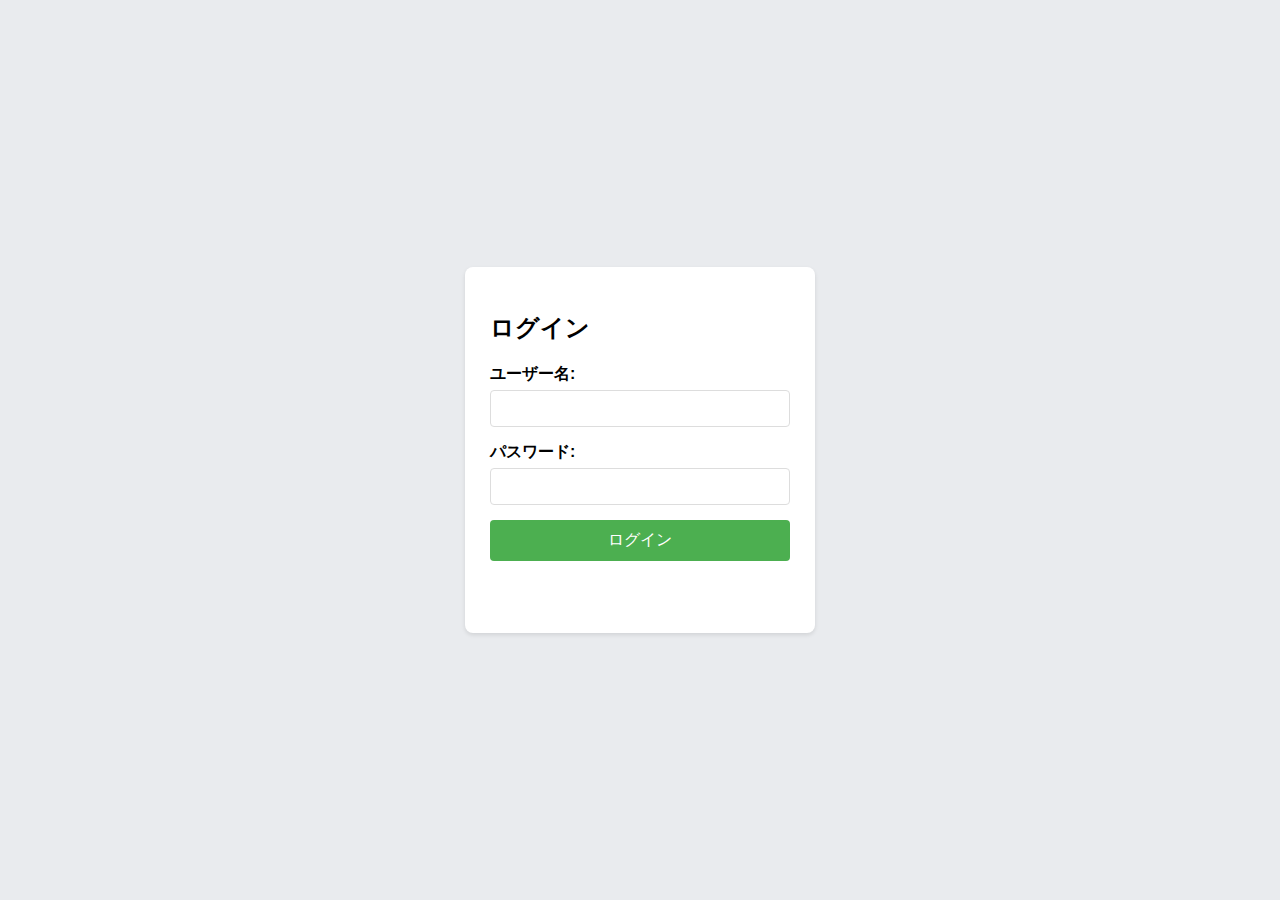
<file: test_login/index.html>
<!DOCTYPE html>
<html lang="ja">
<head>
    <meta charset="UTF-8">
    <title>簡単ログインサンプル</title>
    <link rel="stylesheet" href="style.css"> </head>
<body>

    <div class="login-container">
        <h2>ログイン</h2>
        <form id="loginForm">
            <div class="form-group">
                <label for="username">ユーザー名:</label>
                <input type="text" id="username" required>
            </div>
            <div class="form-group">
                <label for="password">パスワード:</label>
                <input type="password" id="password" required>
            </div>
            <button type="submit">ログイン</button>
            <p id="message"></p> </form>
    </div>

    <script src="script.js"></script> </body>
</html>
</file>
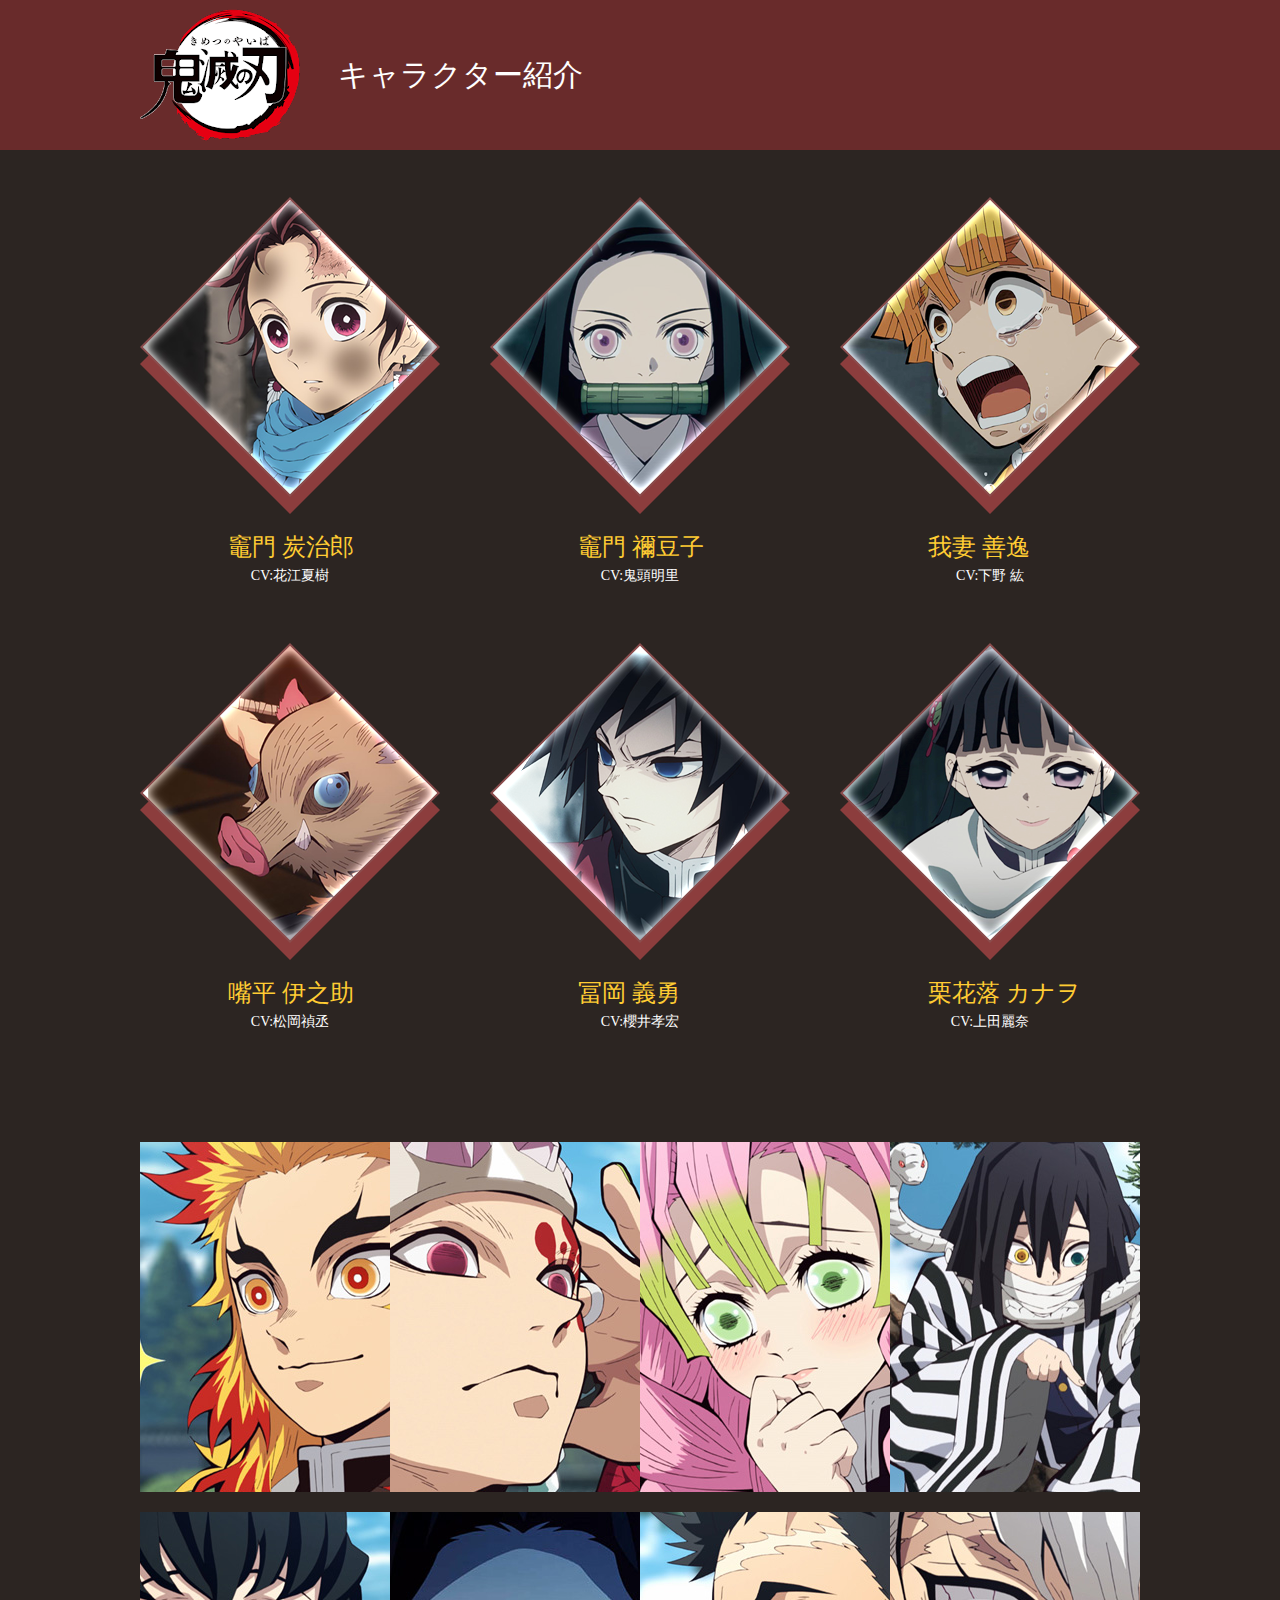
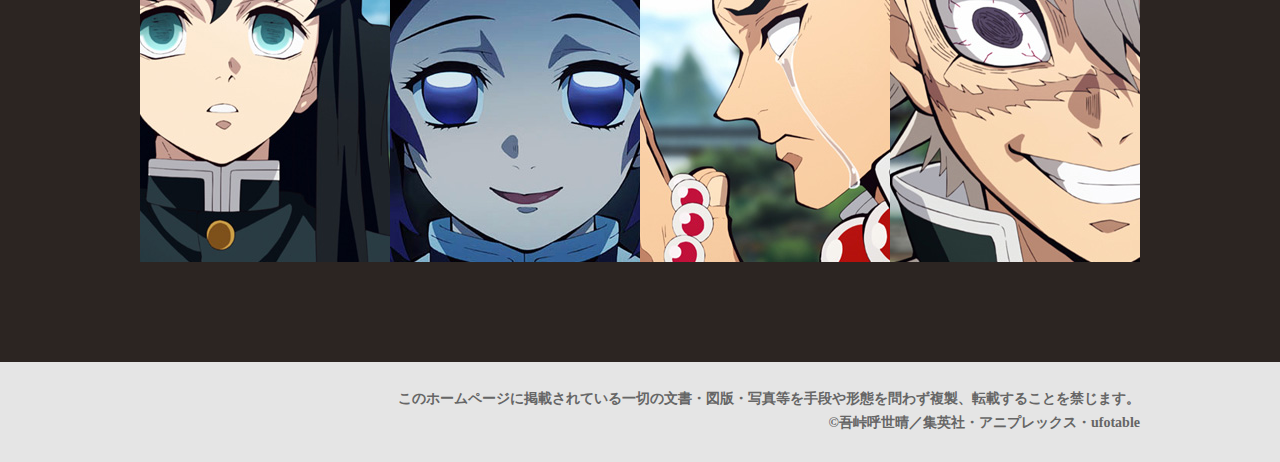
<file: pf_12/kimetunoyaiba/index.html>
<!DOCTYPE html>

<html>
    <head>
        <title>鬼滅の刃</title>
        <meta charset="UTF-8">
        <meta name="viewport" content="width=device-width, initial-scale=1.0">

        <link rel="stylesheet" href="css/reset.css">
        <link rel="stylesheet" href="css/index.css">
    </head>
    <body>

        <div class="centering_header">
            <div class="header">     
                <div><a href="index.html"><h1><img src="images/logo/logo.png" alt="鬼滅の刃"></h1></a></div>
                <div><p>キャラクター紹介</p></div>   
            </div>
        </div> 


        <div class="centring_mainspace">
            <div  class="introduce">

                <a href="https://kimetsu.com/anime/risshihen/character/?chara=tanjiro" target="_blank">
                    <div class="kimetu_chara c1">
                        <img src="images/kimetu01/character_01.png" alt="竈門 炭治郎">
                        <p class="name">竈門 炭治郎</p>
                        <p class="cv">CV:花江夏樹</p>
                    </div>
                </a>

                <a href="https://kimetsu.com/anime/risshihen/character/?chara=neduko" target="_blank">
                    <div class="kimetu_chara c2">
                        <img src="images/kimetu01/character_02.png" alt="竈門 禰豆子">
                        <p class="name">竈門 禰豆子</p>
                        <p class="cv">CV:鬼頭明里</p>
                    </div>
                </a>

                <a href="https://kimetsu.com/anime/risshihen/character/?chara=zennitsu" target="_blank">  
                    <div class="kimetu_chara c3">
                        <img src="images/kimetu01/character_03.png" alt="我妻 善逸">
                        <p class="name">我妻 善逸</p>
                        <p class="cv">CV:下野 紘</p>
                    </div>
                </a>

                <a href="https://kimetsu.com/anime/risshihen/character/?chara=inosuke" target="_blank">
                    <div class="kimetu_chara c4">
                        <img src="images/kimetu01/character_04.png" alt="嘴平 伊之助">
                        <p class="name">嘴平 伊之助</p>
                        <p class="cv">CV:松岡禎丞</p>
                    </div>
                </a>        
                <a href="https://kimetsu.com/anime/risshihen/character/?chara=giyuu" target="_blank">
                    <div class="kimetu_chara c5">
                        <img src="images/kimetu01/character_05.png" alt="冨岡 義勇">
                        <p class="name">冨岡 義勇</p> 
                        <p class="cv">CV:櫻井孝宏</p>
                    </div>
                </a>

                <a href="https://kimetsu.com/anime/risshihen/character/?chara=kanawo" target="_blank"> 
                    <div class="kimetu_chara c6">
                        <img src="images/kimetu01/character_06.png" alt="栗花落 カナヲ">
                        <p class="name">栗花落 カナヲ</p>
                        <p class="cv">CV:上田麗奈</p>
                    </div>
                </a>   

            </div> 



            <div class="kimetu_picture">
                <img src="images/kimetu02/kimetu_01.jpg" class="kimetu k01" alt="オレンジの髪">
                <img src="images/kimetu02/kimetu_02.jpg" class="kimetu k02" alt="紫の目">
                <img src="images/kimetu02/kimetu_03.jpg" class="kimetu k03" alt="緑の前髪">
                <img src="images/kimetu02/kimetu_04.jpg" class="kimetu k04" alt="左上にヘビ">

                <img src="images/kimetu02/kimetu_05.jpg" class="kimetu k05" alt="首下にボタン">
                <img src="images/kimetu02/kimetu_06.jpg" class="kimetu k06" alt="青い影の顔">
                <img src="images/kimetu02/kimetu_07.jpg" class="kimetu k07" alt="涙目の横顔">
                <img src="images/kimetu02/kimetu_08.jpg" class="kimetu k08" alt="白髪の前髪">
            </div>
        </div>



        <div class="centering_footer">
            <div class="footer">
                <h6><p class="caution">このホームページに掲載されている一切の文書・図版・写真等を手段や形態を問わず複製、転載することを禁じます。</p>
                    <p>©吾峠呼世晴／集英社・アニプレックス・ufotable</p></h6>
            </div>
        </div>
    </body>
</html>
</file>
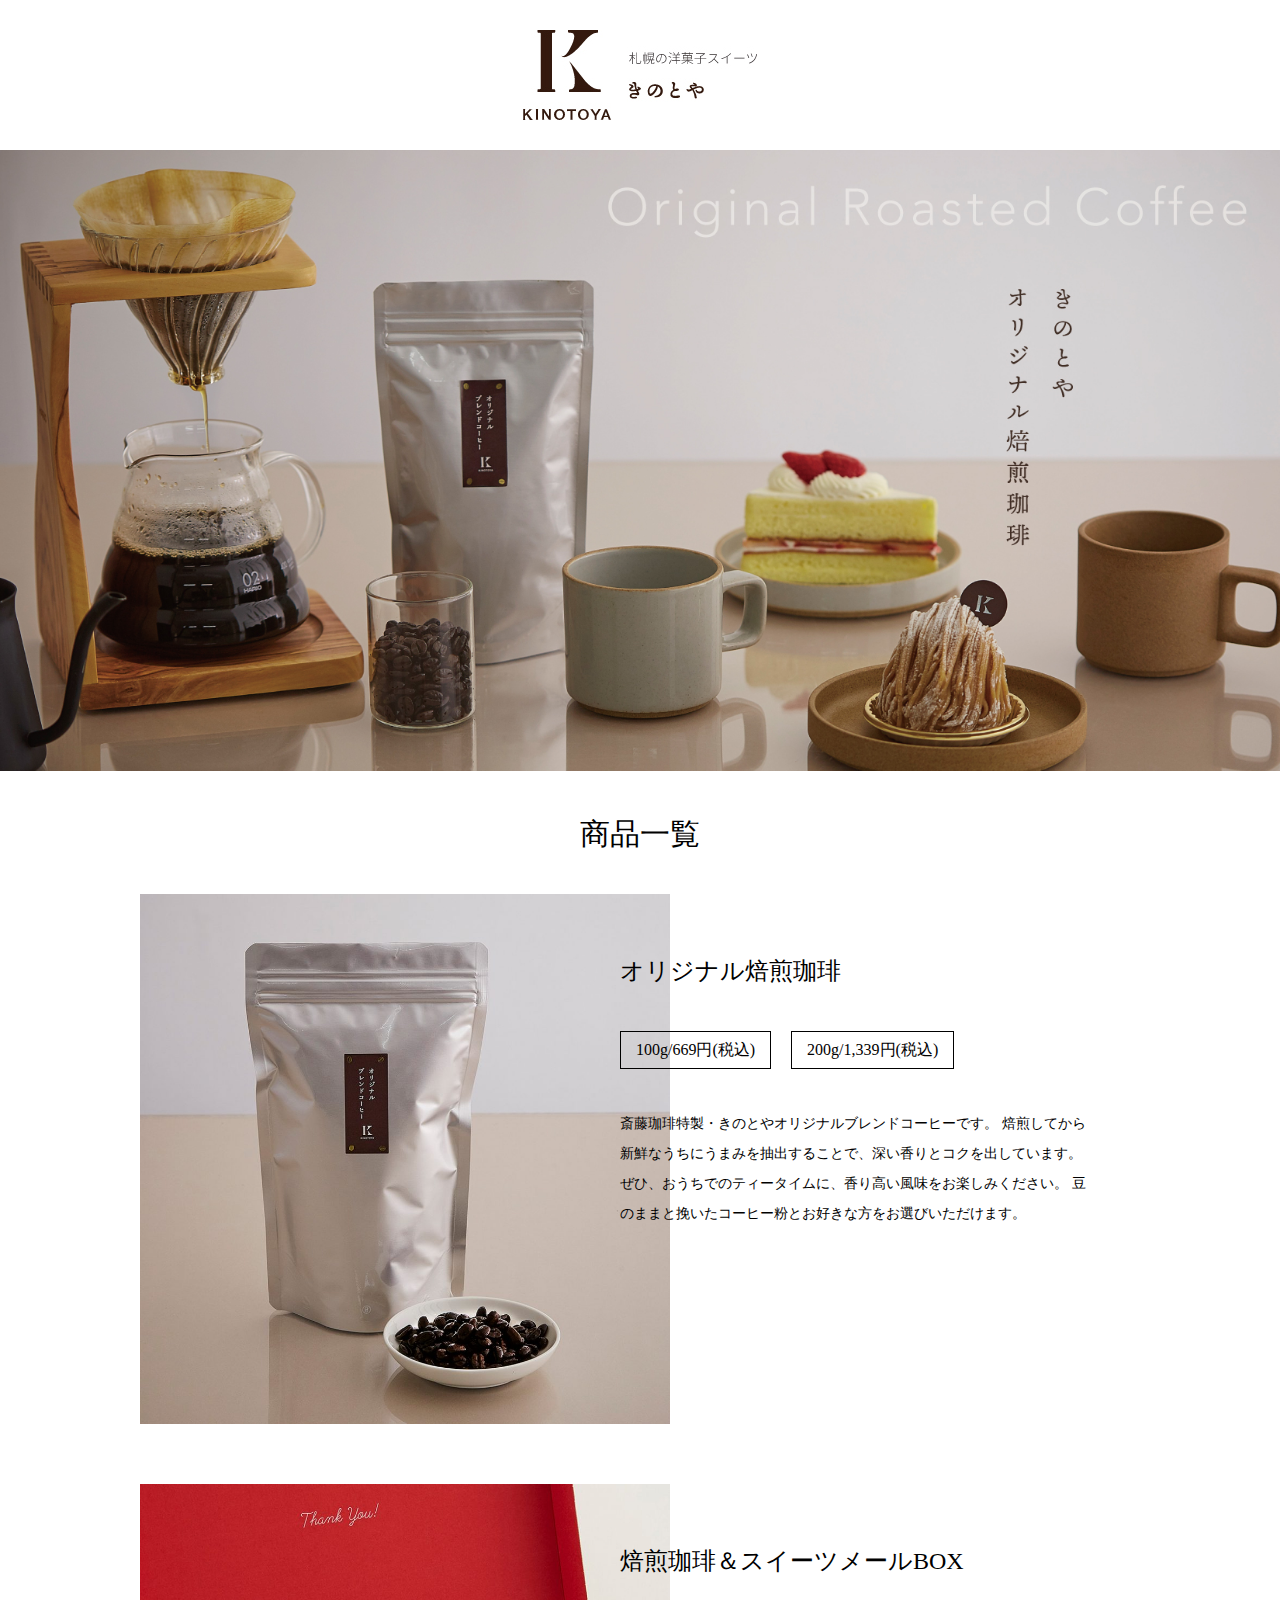
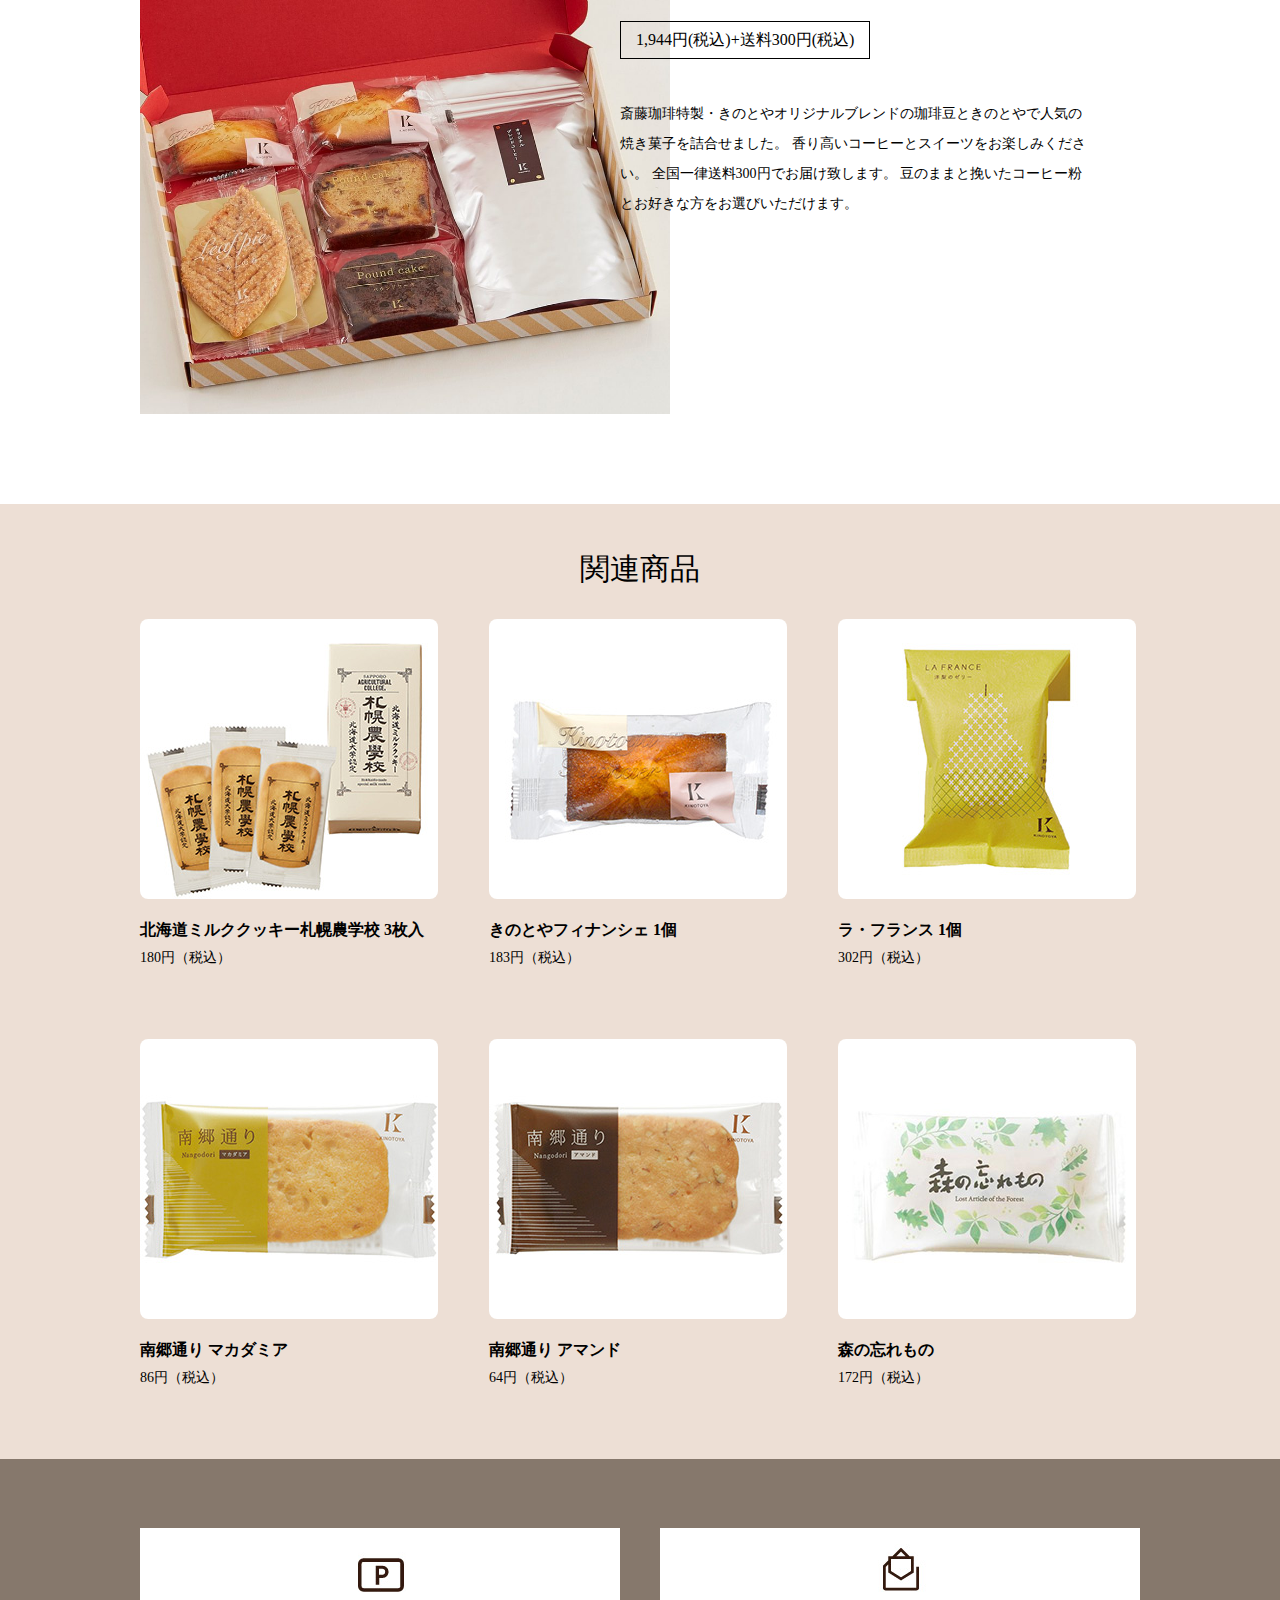
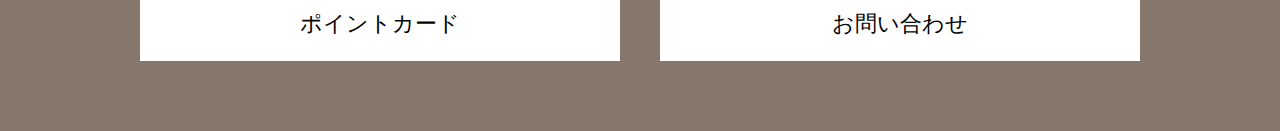
<file: pf_12/kinotoya/index.html>
<!DOCTYPE html>

<html>
    <head>
        <title>きのとや</title>
        <meta charset="UTF-8">
        <meta name="viewport" content="width=device-width, initial-scale=1.0">

        <link rel="stylesheet" href="css/reset.css">
        <link rel="stylesheet" href="css/index.css">
    </head>
    <body>

        <h1 class="header">
            <img src="images/logo.jpg" alt="きのとや">
        </h1>



        <img src="images/main.jpg" class="topimage" alt="トップ画像">



        <div class="product_list">
            <h2>商品一覧</h2>
            
                <div class="back_img back1">
                    <div class="product_data">
                        <p class="p_name">オリジナル焙煎珈琲</p>
                        <p class="p_price">100g/669円(税込)</p><p class="p_price">200g/1,339円(税込)</p>
                        <p class="p_introduction">斎藤珈琲特製・きのとやオリジナルブレンドコーヒーです。
                            焙煎してから新鮮なうちにうまみを抽出することで、深い香りとコクを出しています。
                            ぜひ、おうちでのティータイムに、香り高い風味をお楽しみください。
                            豆のままと挽いたコーヒー粉とお好きな方をお選びいただけます。

                        </p>
                    </div>
                </div>
             


             
                <div class="back_img back2">
                    <div class="product_data">
                        <p class="p_name">焙煎珈琲＆スイーツメールBOX</p>
                        <p class="p_price">1,944円(税込)+送料300円(税込)</p>
                        <p class="p_introduction">
                            斎藤珈琲特製・きのとやオリジナルブレンドの珈琲豆ときのとやで人気の焼き菓子を詰合せました。
                            香り高いコーヒーとスイーツをお楽しみください。
                            全国一律送料300円でお届け致します。
                            豆のままと挽いたコーヒー粉とお好きな方をお選びいただけます。
                        </p>
                    </div>
                </div>
           


        </div>

        <div class="related_product">
            <h2>関連商品</h2>
            <div class="product_area"> 

                
                    <div class="rp_product">
                        <a href="https://www.kinotoya.com/shop/detail/?item_id=280&class_id=590" target="_blank" >
                        <img src="images/kanren01.jpg" alt="北海道ミルククッキー札幌農学校 3枚入">
                        <div class="rp_name">北海道ミルククッキー札幌農学校 3枚入</div>
                        <div class="rp_price">180円（税込）</div>
                        </a>
                    </div>
                

                
                    <div class="rp_product marg">
                        <a href="https://www.kinotoya.com/shop/detail/?item_id=277&class_id=517" target="_blank" >
                        <img src="images/kanren02.jpg" alt="きのとやフィナンシェ 1個">
                        <div class="rp_name">きのとやフィナンシェ 1個
                        </div>
                        <div class="rp_price">183円（税込）</div>
                        </a>
                    </div>
                

                
                    <div class="rp_product">
                        <a href="https://www.kinotoya.com/shop/detail/?item_id=283&class_id=524" target="_blank" >
                        <img src="images/kanren03.jpg" alt="ラ・フランス 1個">
                        <div class="rp_name">ラ・フランス 1個</div>
                        <div class="rp_price">302円（税込）</div>
                        </a>
                    </div>
                

                    
                    <div class="rp_product">
                        <a href="https://www.kinotoya.com/shop/detail/?item_id=114&class_id=246" target="_blank" >
                        <img src="images/kanren04.jpg" alt="南郷通り マカダミア">
                        <div class="rp_name">南郷通り マカダミア</div>
                        <div class="rp_price">86円（税込）</div>
                         </a>
                    </div>
               

                    
                    <div class="rp_product marg">
                        <a href="https://www.kinotoya.com/shop/detail/?item_id=111&class_id=243" target="_blank" >
                        <img src="images/kanren05.jpg" alt="南郷通り アマンド">
                        <div class="rp_name">南郷通り アマンド</div>
                        <div class="rp_price">64円（税込）</div>
                        </a>
                    </div>
                

                    
                    <div class="rp_product">
                        <a href="https://www.kinotoya.com/shop/detail/?item_id=281&class_id=522" target="_blank" >
                        <img src="images/kanren06.jpg" alt="森の忘れもの">
                        <div class="rp_name">森の忘れもの</div>
                        <div class="rp_price">172円（税込）</div>
                        </a>
                    </div>
                

            </div>
        </div>

        <div class="footer">
            <div class="button_area">


                <a href="https://www.kinotoya.com/pointcard/" target="_blank">
                    <div class="f_button point_card"><img src="images/pointcard.jpg" alt="ポイントカード"><p>ポイントカード</p></div>
                </a>

                <a href="https://www.kinotoya.com/contact/" target="_blank">
                    <div class="f_button"><img src="images/contact.jpg" alt="お問い合わせ"><p>お問い合わせ</p></div>
                </a>
            </div>

        </div>
    </body>
</html>
</file>
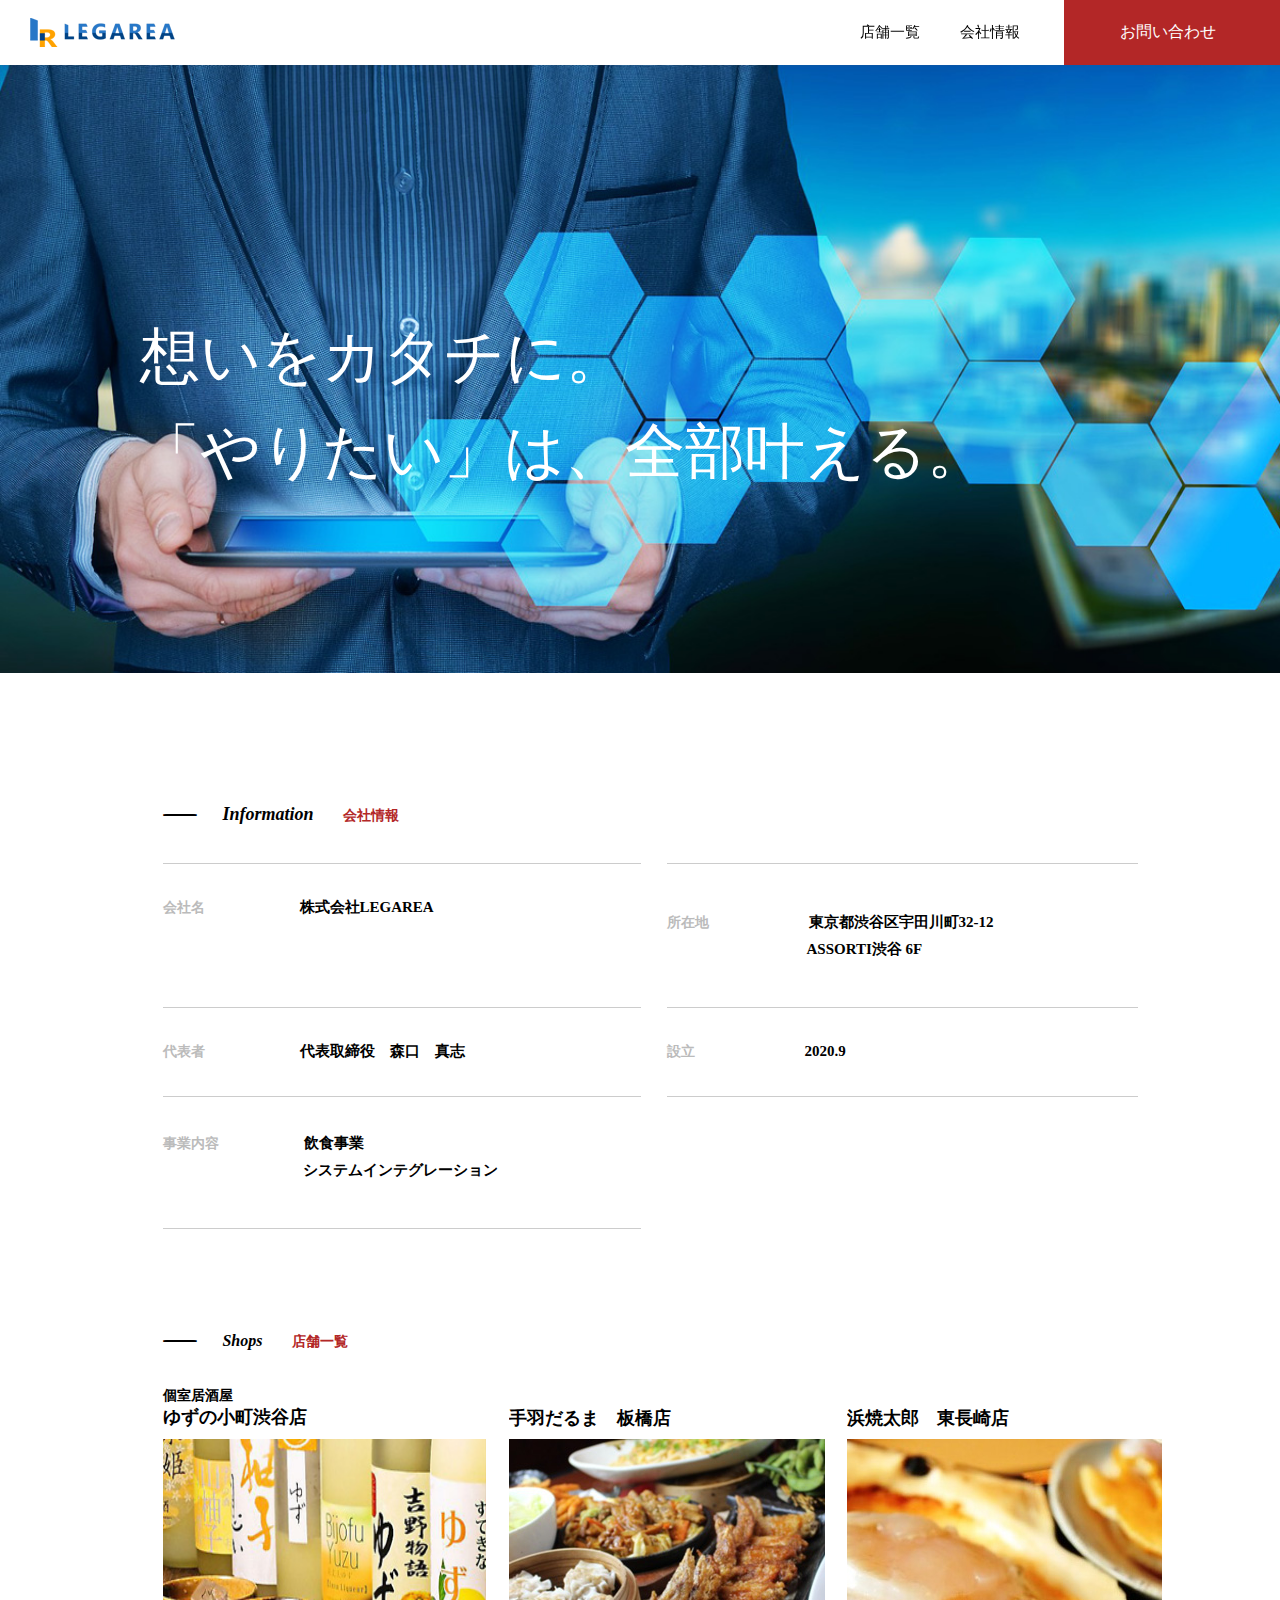
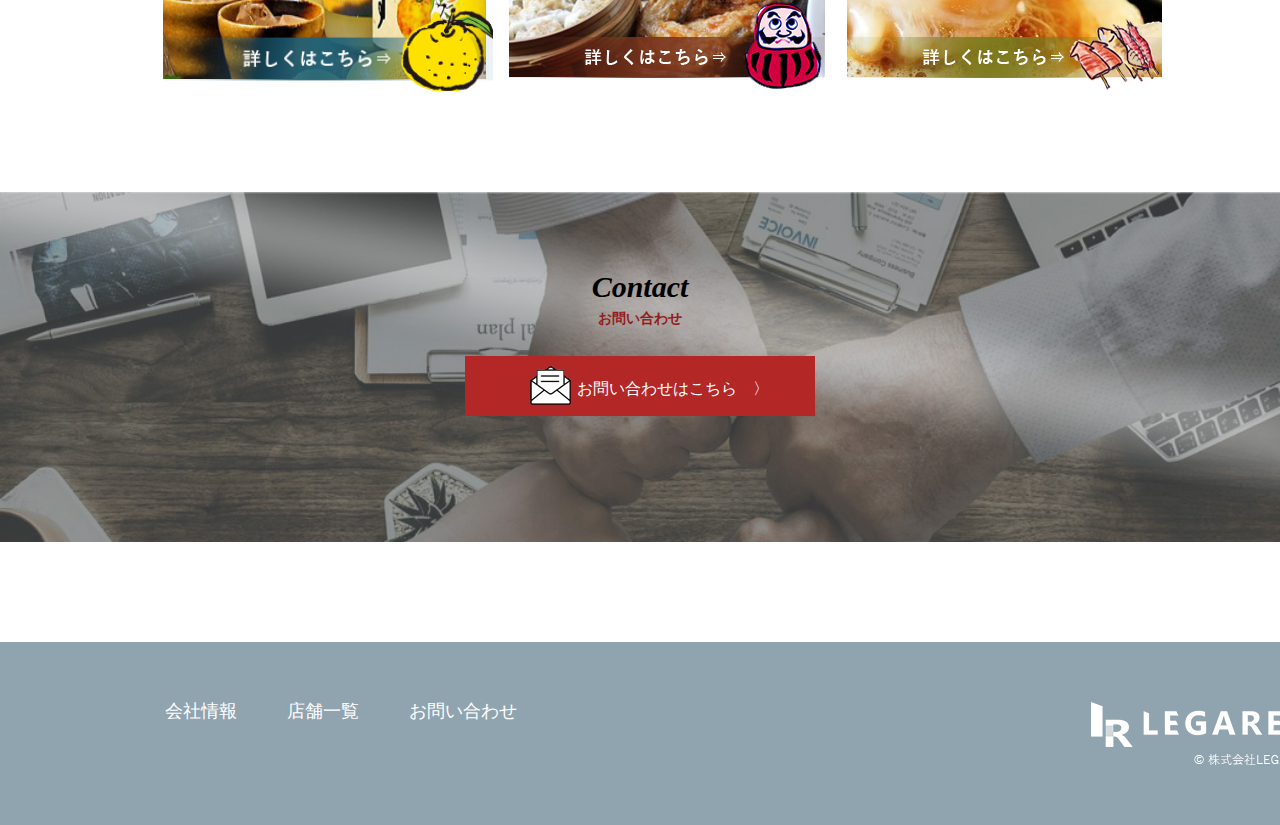
<file: pf_12/LEGAREA/index.html>
<!DOCTYPE html>

<html>
    <head>
        <title>LEGAREA</title>
        <meta charset="UTF-8">
        <meta name="viewport" content="width=device-width, initial-scale=1.0">



        <link rel="stylesheet" type="text/css" media="all" href="css/reset.css" />
        <link rel="stylesheet" type="text/css" media="all" href="css/index.css" />
    </head>
    <body>


        <div class="web_legarea_01-06">





            <div class="header_01">


                <div class="inner_frame-01">
                    <h1><img src="images/logo.png" alt="LEGAREA"></h1>
                    <ul>

                        <li class="li_company">会社情報</li> 
                        <li class="li_shops">店舗一覧</li> 
                        <li class="li_contact">お問い合わせ</li> 
                    </ul>

                </div>

            </div>








            <div class="top-img_02">
             
                <div class="img_message">
                    <p>想いをカタチに。</p>
                    <p>  「やりたい」は、全部叶える。</p>  
                </div> 

            </div>










            <div class="information_03">
                <div class="title_information">
                    <p><span class="keisen">------------------</span><span class="font-style">Information</span><span class="color">会社情報</span></p></div>
                <div class="inner_frame-03">
                    <ul class="info">

                        <li class="category1"><p><span class="color2">会社名</span><span class="speace">株式会社LEGAREA</span></p></li>
                        <li class="category2"><p><span class="color2">代表者</span><span class="speace">代表取締役　森口　真志</span></p></li>
                        <li class="category3"><p><span class="color2">事業内容</span><span class="speace1">飲食事業</span><p class="speace2">システムインテグレーション</p></p></li>
                        <li class="category4"><p><span class="color2">所在地</span><span class="speace3">東京都渋谷区宇田川町32-12 </span><p class="speace4">ASSORTI渋谷 6F</p></p></li>
                        <li class="category5"><p><span class="color2">設立</span><span class="speace5">2020.9</span></p></li>
                    </ul>

                </div>
            </div>










            <div class="shops_04">

                <div class="inner_frame-04">
                    <p class="title_shops"><span class="keisen">------------------</span><span class="font-style">Shops</span><span class="color">店舗一覧</span></p>
                    <div class="shop01">

                        <p class="ctl_f-size">個室居酒屋</p>
                        <p class="shop01_2">ゆずの小町渋谷店</p> 

                        <a href="#"> <div class="btn_yuzu"></div></a>

                    </div>
                    <div class="shop02">
                        <p>手羽だるま　板橋店</p>
                        <a href="#" > <div class="btn_teba"></div></a>
                    </div>
                    <div class="shop03">
                        <p>浜焼太郎　東長崎店</p>
                        <a href="#"> <div class="btn_hama"></div></a>
                    </div>
                </div>
            </div>











            <div class="contact_05">

                <div class="inner_frame-05">




                    <P class="title_contact">Contact</P>
                    <P class="title_otoiawase">お問い合わせ</P>
                    <a href="mailto:relife@mail.com"> 
                        <div class="btn_contact">

                            <img src="images/mail.png" alt="メール画像">
                            <p>お問い合わせはこちら　〉</p>
                        </div>
                    </a> 

                </div>


            </div>









            <div class="footer_06">
                <div class="inner_frame-06">
                    <ul>
                        <li>会社情報</li>
                        <li>店舗一覧</li>
                        <li>お問い合わせ</li>
                    </ul>

                    <img src="images/ft_logo.png"　alt="LEGAREA_フッターロゴ">
                </div>
            </div>







        </div>
    </body>
</html>
</file>
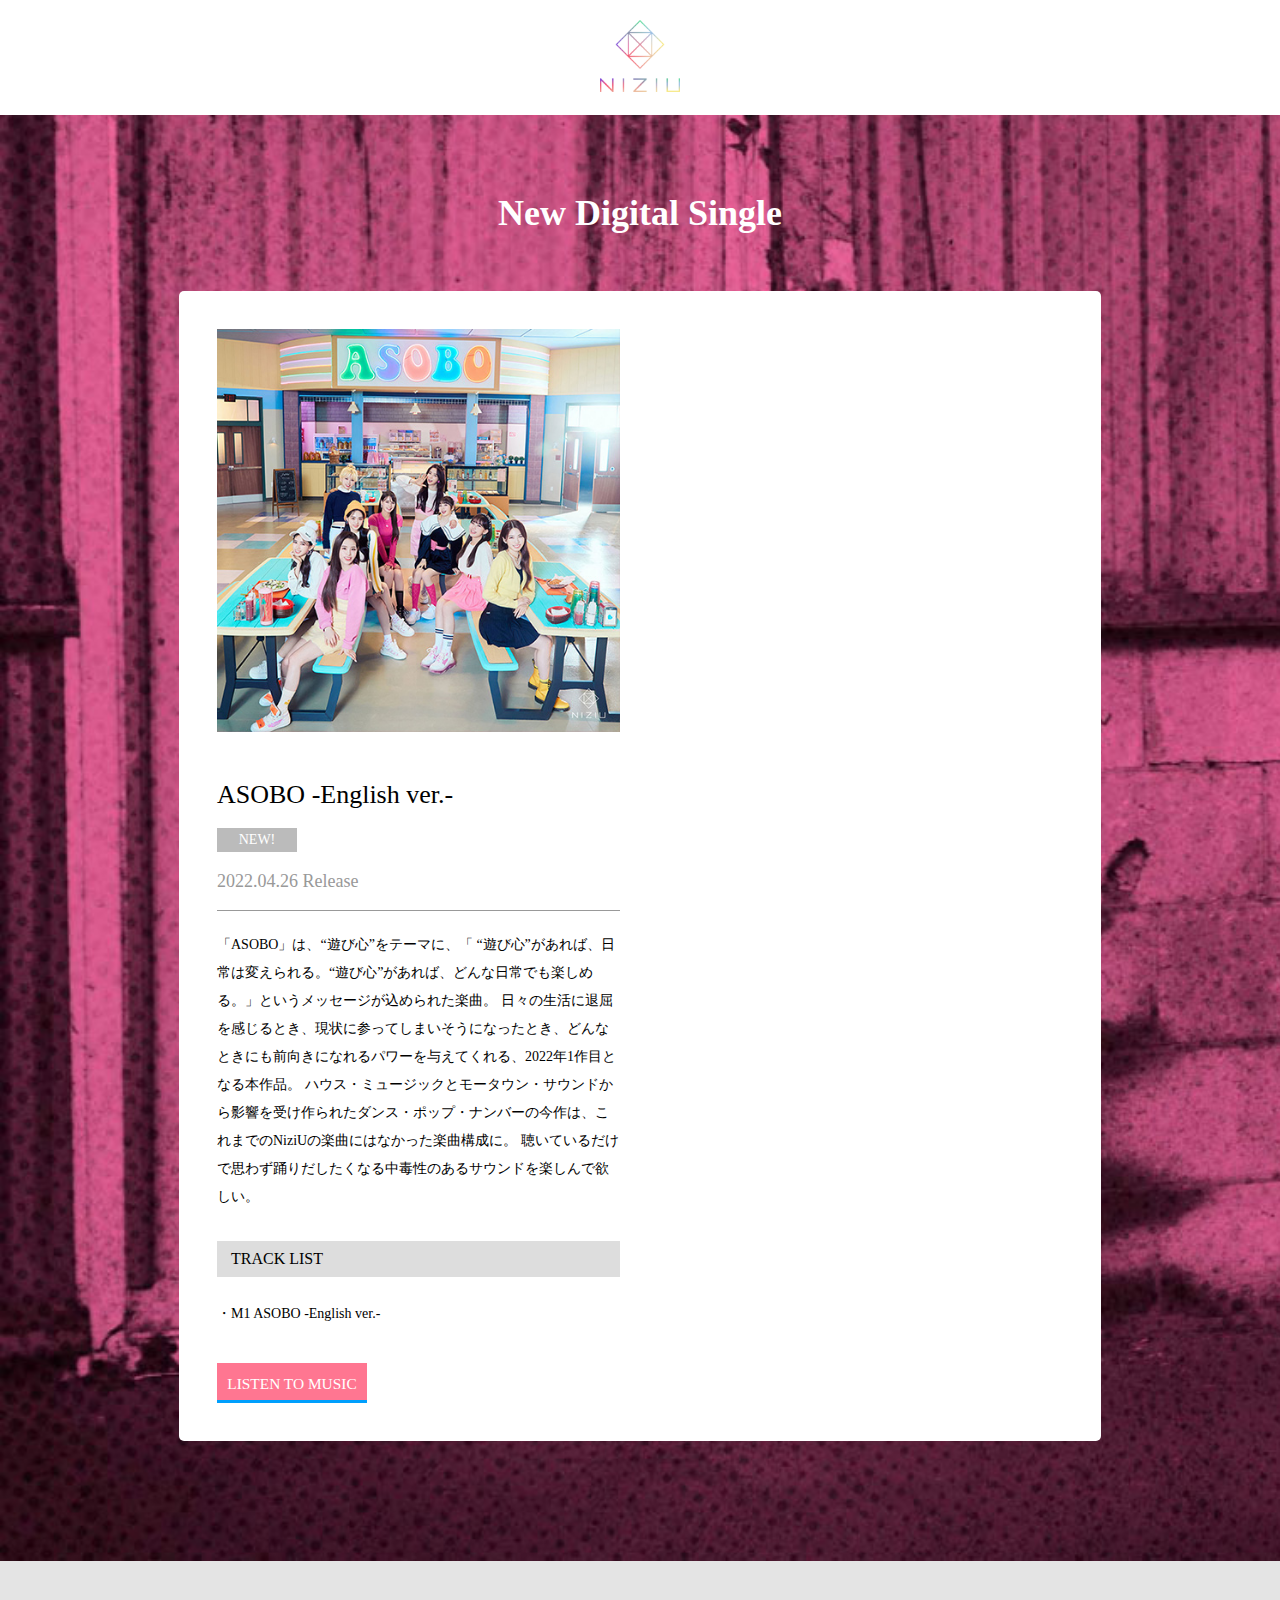
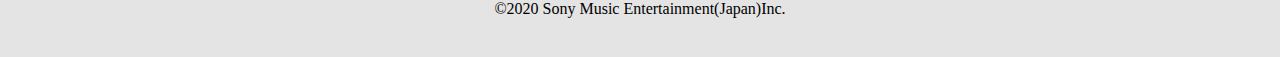
<file: pf_17/ASOBO/index.html>
<!DOCTYPE html>

<html>
    <head>
        <title>ASOBO</title>
        <meta charset="UTF-8">
        <meta name="viewport" content="width=device-width, initial-scale=1.0">



        <link rel="stylesheet" type="text/css" media="all" href="css/reset.css" />
        <link rel="stylesheet" type="text/css" media="all" href="css/index.css" />


    </head>
    <body>
        <div class="outer_frame">

            <div class="header_01">
                <h1> <a href ="https://niziu.com/"><img src="images/logo.png" alt="NiziU"></a></h1>

            </div>

            <div class="center_frame_02">

                <h2>New Digital Single </h2>


                <div class="introduce_product">
                    <div class="product_img">

                        <img src="images/ASOBO.jpg" alt="ASOBO -English ver.-">

                    </div>

                    <div class="product_date">
                        <p class="title">ASOBO -English ver.-</p>
                        <p class="label">NEW!</p>
                        <p class="release">2022.04.26 Release</p>
                        <p class="description">「ASOBO」は、“遊び心”をテーマに、「 “遊び心”があれば、日常は変えられる。“遊び心”があれば、どんな日常でも楽しめる。」というメッセージが込められた楽曲。
                            日々の生活に退屈を感じるとき、現状に参ってしまいそうになったとき、どんなときにも前向きになれるパワーを与えてくれる、2022年1作目となる本作品。
                            ハウス・ミュージックとモータウン・サウンドから影響を受け作られたダンス・ポップ・ナンバーの今作は、これまでのNiziUの楽曲にはなかった楽曲構成に。
                            聴いているだけで思わず踊りだしたくなる中毒性のあるサウンドを楽しんで欲しい。
                        </p>

                        <p class="tag">TRACK LIST</p>
                        <p class="track_list">・M1 ASOBO -English ver.- </p>                       




                        <div id="workarea">
                            <div class="position">


                                <div class="svg-wrapper">
                                    <svg height="40" width="150" >
                                    <rect id="shape" height="40" width="150" />
                                    <div id="text">
                                        <a href=""http://localhost:8383/WEB_KADAI2/ASOBO/index.html""><span class="spot"></span>

                                            <p>LISTEN TO MUSIC</p> </a>
                                    </div>
                                    </svg>
                                </div>


                            </div>

                        </div>


                    </div>



                </div>

            </div>

            <div class="footer_03">
                <p>©2020 Sony Music Entertainment(Japan)Inc.</p>
            </div>


        </div>
    </body>
</html>

</body>
</html>
</file>
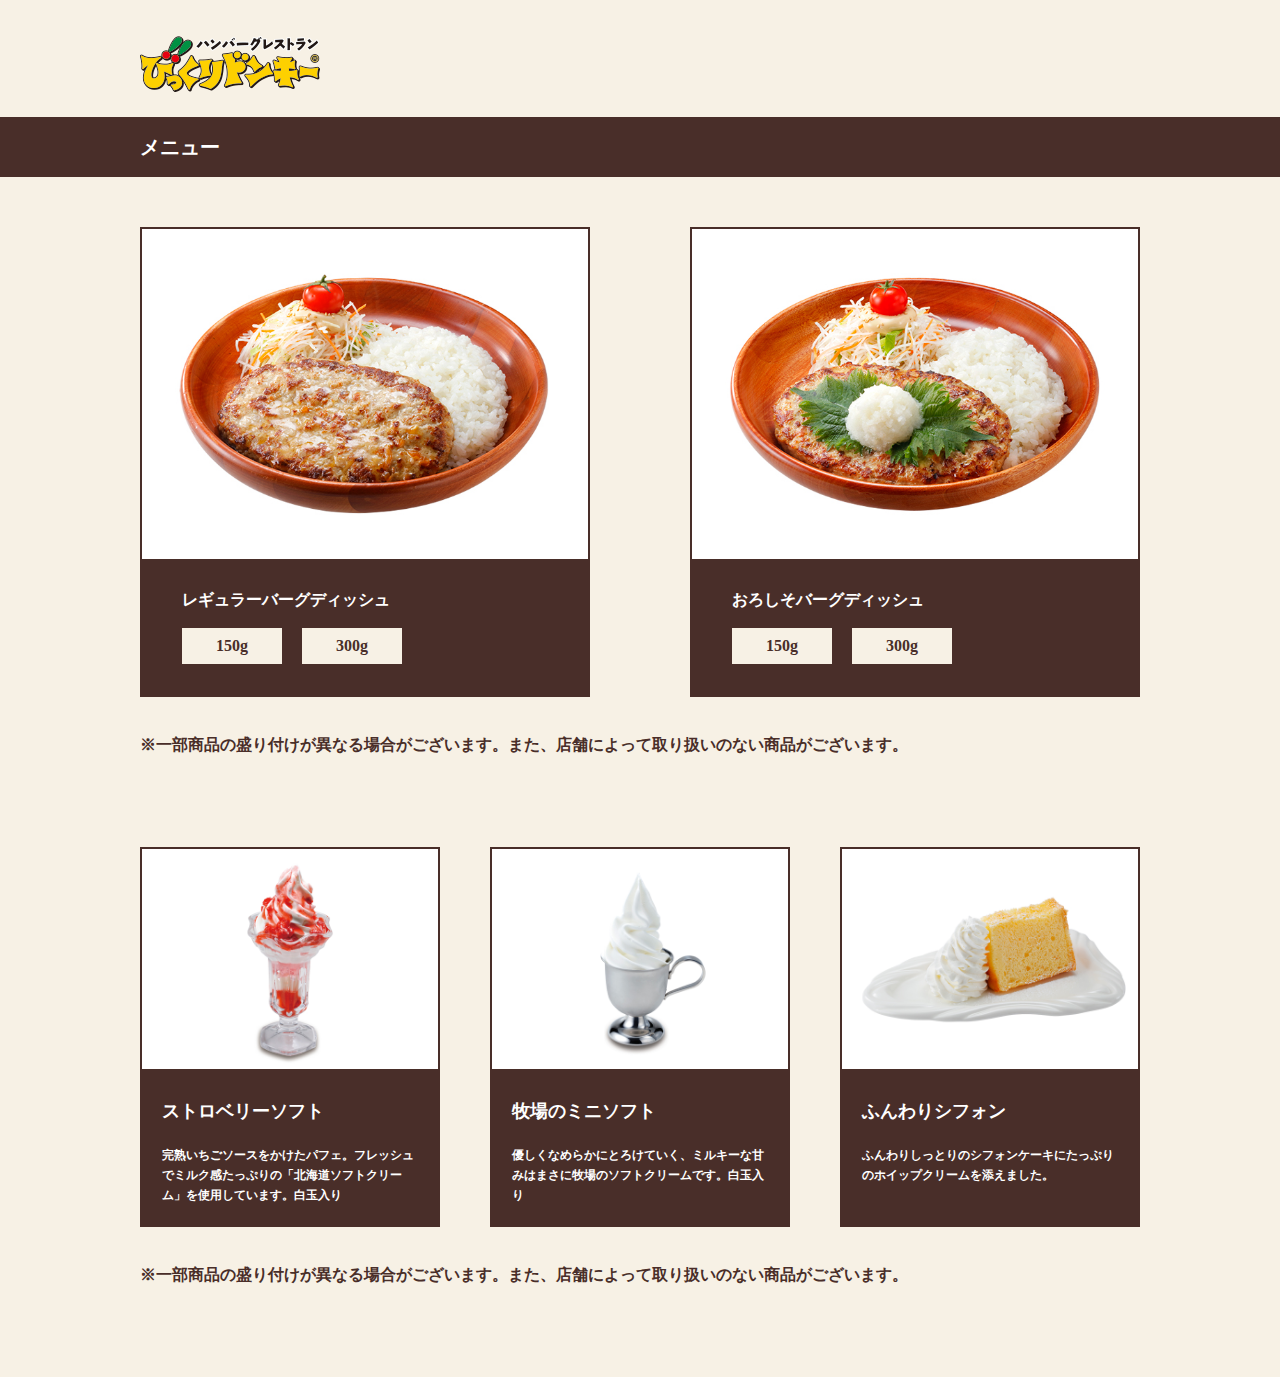
<file: pf_17/bikkuri_donkey_02/index.html>
<!DOCTYPE html>

<html>
    <head>
        <title>びっくりドンキー①</title>
        <meta charset="UTF-8">
        <meta name="viewport" content="width=device-width, initial-scale=1.0">

        <link rel="stylesheet" href="css/reset.css">
        <link rel="stylesheet" href="css/b_donkey.css">
    </head>
    <body>
        <!-- =========ロゴ部分================================ -->

        <div class="outer_frame01">
            <div class="logo_area"><h1><img src="image/logo_01.png" alt="びっくりドンキー"></h1></div>
        </div>

        <!-- ==========メニューのバー ============================== -->

        <div class="outer_frame02">
            <div class="menu_bar"><p>メニュー</p></div>
        </div>

        <!-- =========各メニュー 上段============================== -->

        <div class="outer_frame03">
            <div class="menu_list">
                <div class="inner_frame_fm01">

                    <img src="image/regular_02.jpg" alt="レギュラーバーグディッシュ">    

                    <p>レギュラーバーグディッシュ</p>
                    <ul>
                        <li>150g</li>
                        <li>300g</li>
                    </ul>

                </div>

                <div class="inner_frame_fm02">

                    <img src="image/orosiso_03.jpg" alt="おろしそバーグディッシュ">    

                    <p>おろしそバーグディッシュ</p>
                    <ul>
                        <li>150g</li>
                        <li>300g</li>
                    </ul>

                </div>



            </div>
 </div>
            <!-- ==========注意書き========================== -->

            <div class="outer_frame04">
                <h2 class="caution">
                    ※一部商品の盛り付けが異なる場合がございます。また、店舗によって取り扱いのない商品がございます。

                </h2>
            </div>  
            
           
            
            
       
        
         <!-- ==========各メニュー　下段========================== -->
        <div class="outer_frame05">
            
            <div class="menu_list_2">
                
                
               <div class="inner_frame_fm03">

                    <img src= "image/strawberry_soft_04.jpg" alt="ストロベリーソフト">    

                    <p class="menu_name">ストロベリーソフト</p>
                    <p class="menu_coment">完熟いちごソースをかけたパフェ。フレッシュでミルク感たっぷりの「北海道ソフトクリーム」を使用しています。白玉入り</p>

                </div>
               
                <div class="inner_frame_fm04">

                    <img src="image/minisoft_makiba_06.jpg" alt="牧場のミニソフト">    

                    <p class="menu_name">牧場のミニソフト</p>
                    <p class="menu_coment">優しくなめらかにとろけていく、ミルキーな甘みはまさに牧場のソフトクリームです。白玉入り</p>

                </div>
                <div class="inner_frame_fm05">

                    <img src="image/chiffon_funwari_05.jpg" alt="ふんわりシフォン">    

                    <p class="menu_name">ふんわりシフォン</p>
                    <p class="menu_coment">ふんわりしっとりのシフォンケーキにたっぷりのホイップクリームを添えました。</p>

                </div>
                
            </div>
            
        </div>
         
         
          <!-- ==========注意書き2========================== -->

            <div class="outer_frame06">
                <h2 class="caution2">
                    ※一部商品の盛り付けが異なる場合がございます。また、店舗によって取り扱いのない商品がございます。

                </h2>
            </div>  
          
    </body>
</html>
</file>
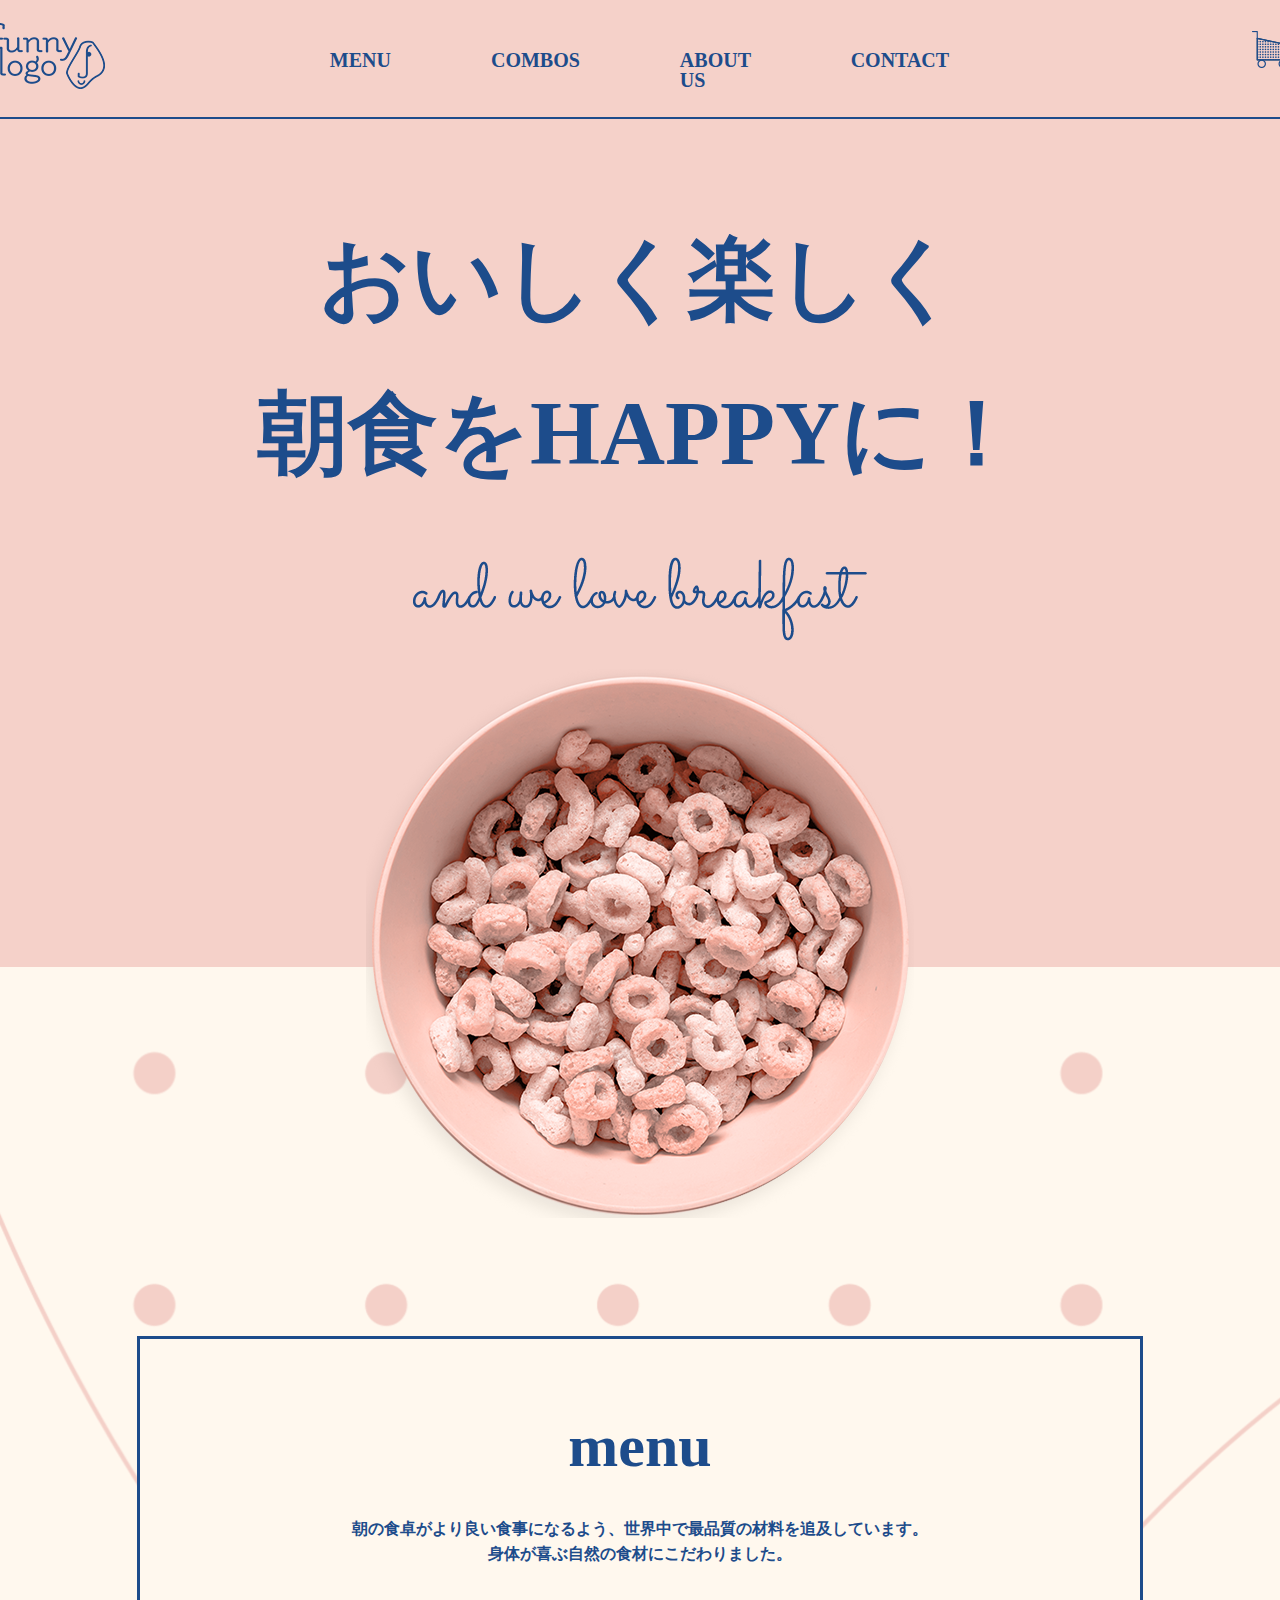
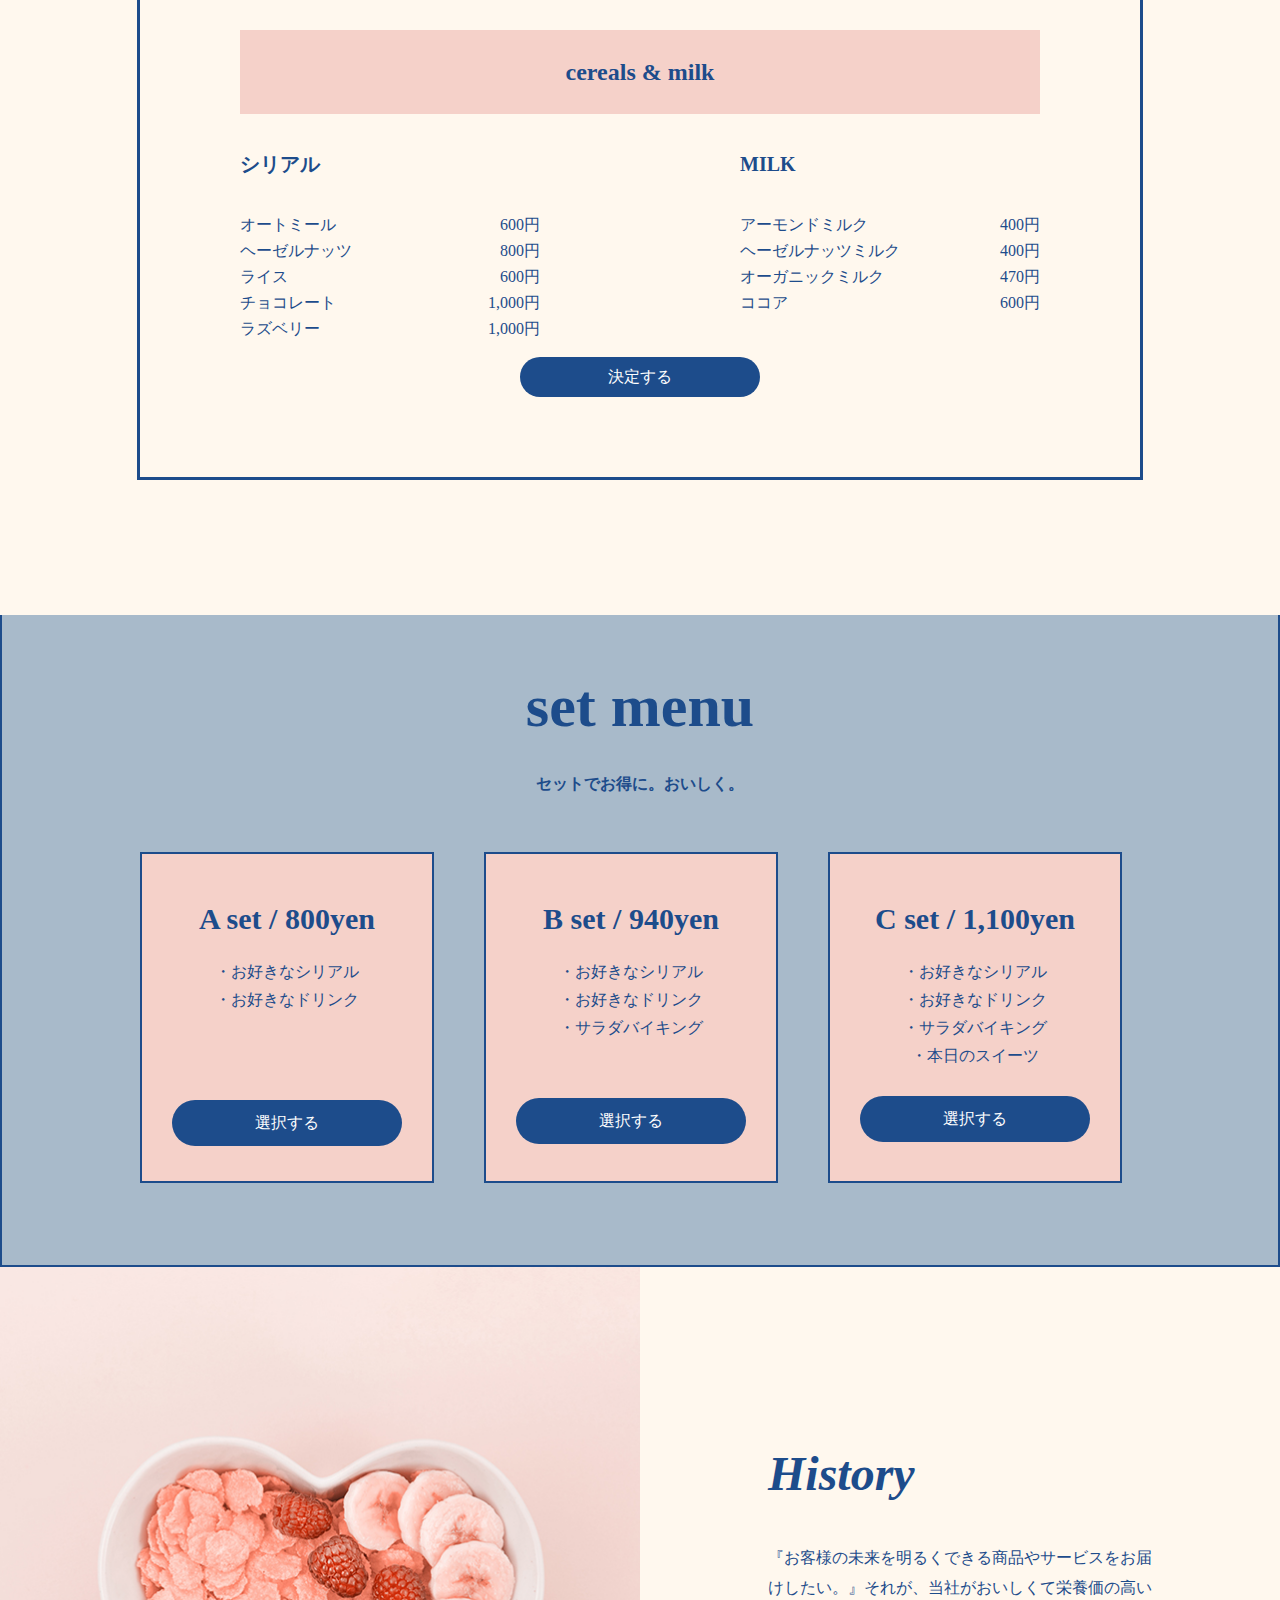
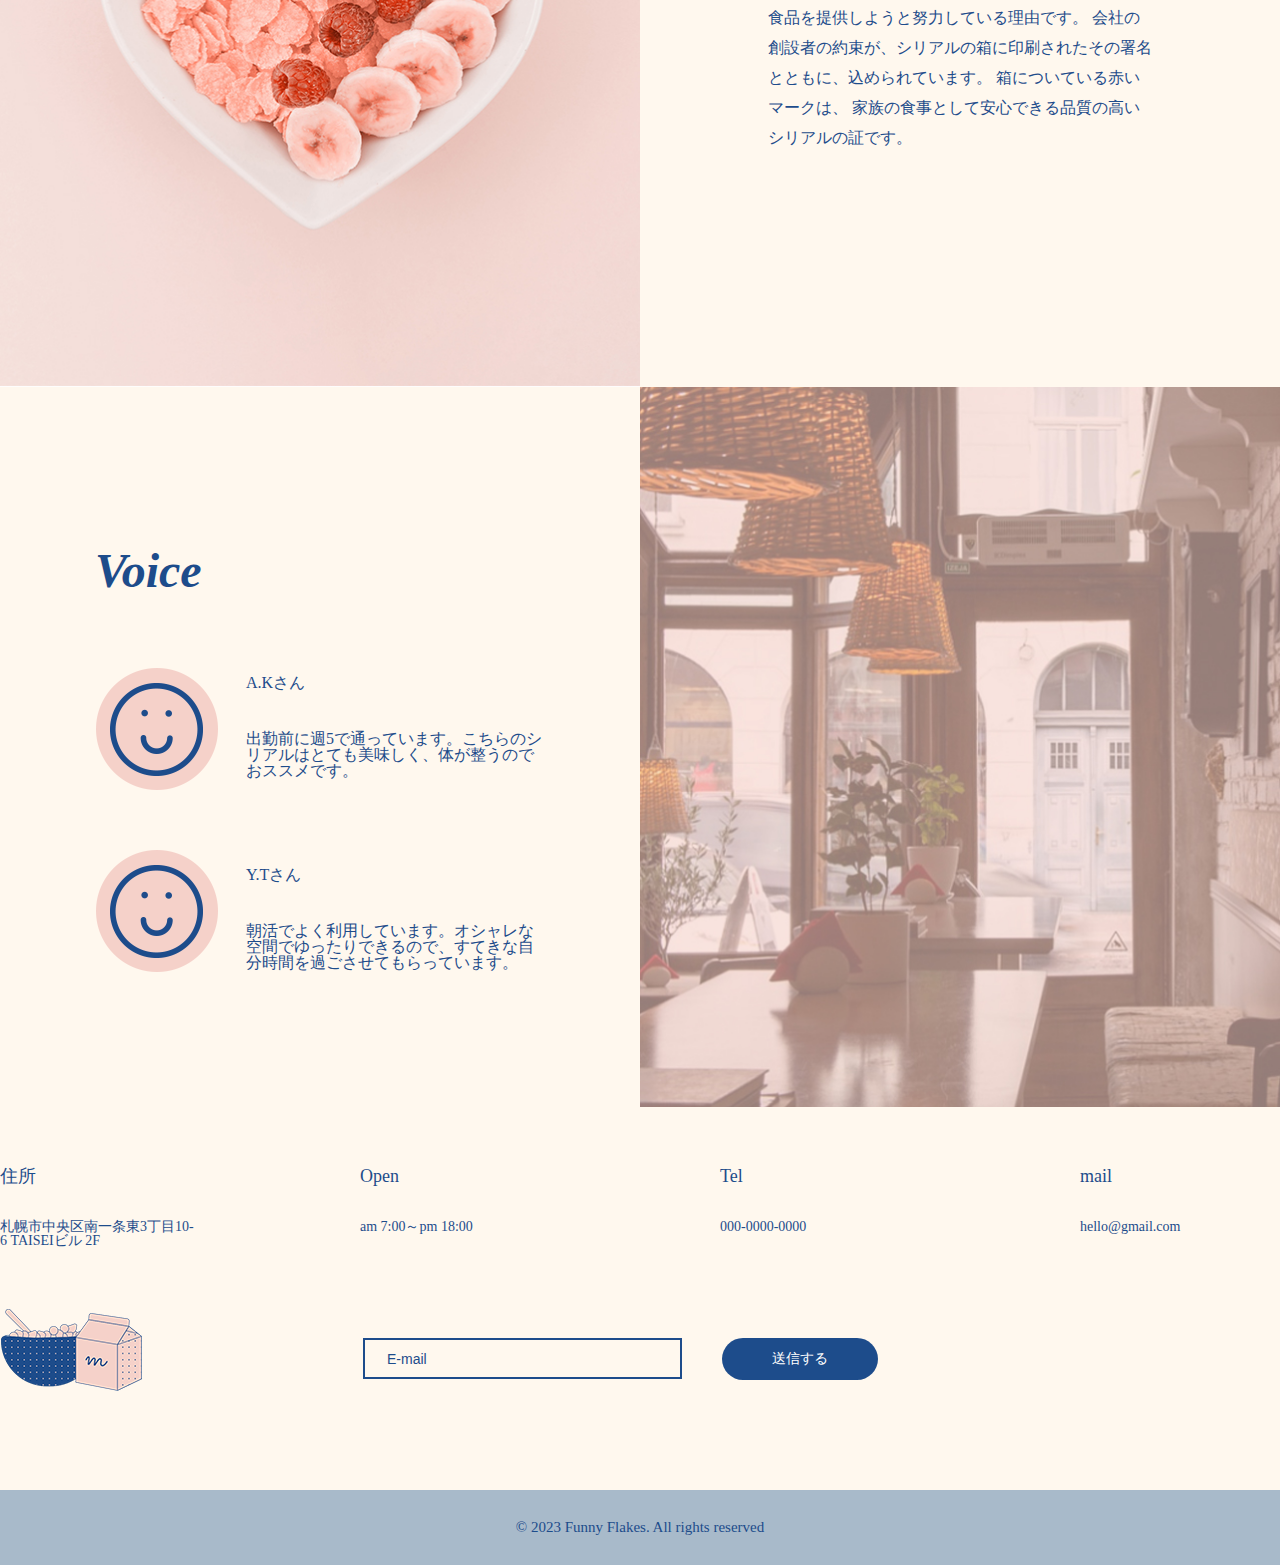
<file: pf_17/cereal_cafe/index.html>
<!DOCTYPE html>

<html>
    <head>
        <title>cereal_cafe</title>
        <meta charset="UTF-8">
        <meta name="viewport" content="width=device-width, initial-scale=1, minimum-scale=1, user-scalable=yes">


        <link rel="stylesheet" type="text/css" media="all" href="css/reset.css" />
        <link rel="stylesheet" type="text/css" media="all" href="css/index.css" />
    </head>
    <body>
        <div class="cereal_cafe_01-06">
            <div class="header_01">


                <ul class="inner_header">
                    <li class="logo"><a href="#" ><h1><img src="images/logo.png" alt="cereal_cafe"></h1></a></li>
                    <li><a href="#">MENU</a></li>
                    <li><a href="#">COMBOS</a></li>
                    <li><a href="#">ABOUT US</a></li>
                    <li><a href="#">CONTACT</a></li>
                    <li class="cart"><a href="#"><img src="images/icon_shopping-cart.png"  alt="買物カート"></a>    </li>            

                </ul>


            </div>












            <div class="menu_02">
                <div class="menu_top">
                    <div class="title_02-01">
                        <div class="title_msg_02">  <p>おいしく楽しく</p>
                            <p>朝食をHAPPYに！</p></div>
                        <img src="images/main_sub-title.png" class="sub-title"　alt="and we love... (筆記体）">
                        <img src="images/main_plate.png" class="center_plate" alt="丸いお皿">
                    </div>


                </div>



                <div class="menu_bottom">

                    <div class="inner_menu_bottom">

                        <ul class="inner_frame_menu">

                            <li>
                                <p class="title_02-02">menu</p>
                            </li>  


                            <li>
                                <div class="disp_02-02">
                                    <p>朝の食卓がより良い食事になるよう、世界中で最品質の材料を追及しています。</p>
                                    <p>身体が喜ぶ自然の食材にこだわりました。</p>

                                </div>

                            </li>

                            <li>
                                <p class="sub-title_02-02">cereals & milk</p>


                            </li>


                            <li>

                                <ul class="container_02-02">

                                    <ul>
                                        <li class="menu_genre">シリアル</li>
                                        <li>オートミール      <span>600円</span> </li> 
                                        <li>ヘーゼルナッツ      <span>800円</span>   </li> 
                                        <li>ライス             <span>600円</span>   </li> 
                                        <li>チョコレート       <span>1,000円</span>   </li> 
                                        <li>ラズベリー        <span>1,000円</span>  </li> 




                                    </ul>


                                    <ul>

                                        <li class="menu_genre">MILK</li> 
                                        <li>アーモンドミルク       <span>400円</span></li> 
                                        <li>ヘーゼルナッツミルク   <span>400円</span></li> 
                                        <li>オーガニックミルク       <span>470円</span></li> 
                                        <li>ココア               <span>600円</span></li>   




                                    </ul>


                                </ul>

                            </li>


                            <li class="li_btn">
                                <a href="#">
                                    
                                <p class="btn_decision">
                                     決定する
                                </p>
                                   </a>

                            </li>

                        </ul>


                    </div>

                </div>

            </div>























            <div class="set-menu_03">

                <ul class="inner_set-menu">
                    <li class="title_03-01">set menu</li>
                    <li class="sub-title_03-01">セットでお得に。おいしく。</li>
                    <li>
                        <ul class="container-3_03-01">
                            <li class="box">
                                <ul>
                                    <li class="set_and_place">A set / 800yen</li>
                                    <li class="set-menu"><p>・お好きなシリアル</p>
                                        <p>・お好きなドリンク</p>
                                    </li>
                                    <li><a href="#"><p class="btn_select btn_slct01">選択する</p></a></li>

                                </ul>


                            </li>
                            <li class="box">
                                <ul>
                                    <li class="set_and_place">B set / 940yen</li>
                                    <li class="set-menu">
                                        <p>・お好きなシリアル

                                        </p>
                                        <p>・お好きなドリンク</p>
                                        <p>・サラダバイキング</p>

                                    </li>
                                    <li><a href="#"><p class="btn_select btn_slct02">選択する</p></a></li>

                                </ul>


                            </li>


                            <li class="box">
                                <ul>
                                    <li class="set_and_place">
                                        C set / 1,100yen
                                    </li>
                                    <li class="set-menu">
                                        <p>・お好きなシリアル</p>
                                        <p>・お好きなドリンク</p>
                                        <p>・サラダバイキング
                                        <p>・本日のスイーツ</p>   
                                    </li>
                                    <li><a href="#"><p class="btn_select btn_slct03">選択する</p></a></li>

                                </ul>


                            </li>
                        </ul> 


                    </li>
                </ul>

            </div>



















            <div class="about-us_04">
                <ul class="inner_about-us">
                    <li class="li_about">

                        <div class="botttom_img btm-img01"></div>
                        <ul class="desc_about">
                            <li>
                                <p class="about_title01">History</p>
                                <p class="desp_history">『お客様の未来を明るくできる商品やサービスをお届けしたい。』それが、当社がおいしくて栄養価の高い食品を提供しようと努力している理由です。 会社の創設者の約束が、シリアルの箱に印刷されたその署名とともに、込められています。 箱についている赤いマークは、 家族の食事として安心できる品質の高いシリアルの証です。</p>
                            </li>

                        </ul>

                    </li>




                    <li class="li_about">
                        <ul class="desc_about">
                            <li><p class="about_title02">Voice</p></li> 
                            <li class="li_voice">
                                <ul>
                                    <li class="li_img_voice"> <img src="images/icon_smile.png" alt="スマイルマーク"></li> 
                                    <li class="ctl_mgn">A.Kさん</li>
                                    <li class="ctl_padi">出勤前に週5で通っています。こちらのシリアルはとても美味しく、体が整うのでおススメです。</li> 


                                    <li class="li_img_voice"> <img src="images/icon_smile.png" alt="スマイルマーク"></li> 
                                    <li class="ctl_mgn">Y.Tさん</li>
                                    <li class="ctl_padi">朝活でよく利用しています。オシャレな空間でゆったりできるので、すてきな自分時間を過ごさせてもらっています。</li> 

                                </ul>
                        </ul>      
                        <div class="botttom_img btm-img02"></div></li>




            </div>


















            <div class="contact_05">
                <ul class="contact01">
                    <li>
                        <p class="contact_category">住所</p>
                        <p class="contact_ctgr_data">札幌市中央区南一条東3丁目10-6 TAISEIビル 2F</p>
                    </li>

                    <li>
                        <p class="contact_category">Open</p>
                        <p class="contact_ctgr_data">am 7:00～pm 18:00</p>
                    </li>

                    <li>
                        <p class="contact_category">Tel</p>
                        <p class="contact_ctgr_data">000-0000-0000</p>
                    </li>

                    <li>
                        <p class="contact_category">mail</p>
                        <p class="contact_ctgr_data">hello@gmail.com</p>
                    </li>
                </ul>

                <ul class="contact02">
                    <li><img src="images/cerial_milk.png" alt="シリアルとミルクのイラスト"></li>
                    <li>



                        
                            <input type="text" class="inpt_text" value="E-mail">
                            
                             <input type="submit" class="btn_send" value="送信する"  >
                          
                       




                    <li>


                </ul>

            </div>















            <div class="footer_06">


                © 2023 Funny Flakes. All rights reserved

            </div>


        </div>


    </body>
</html>
</file>
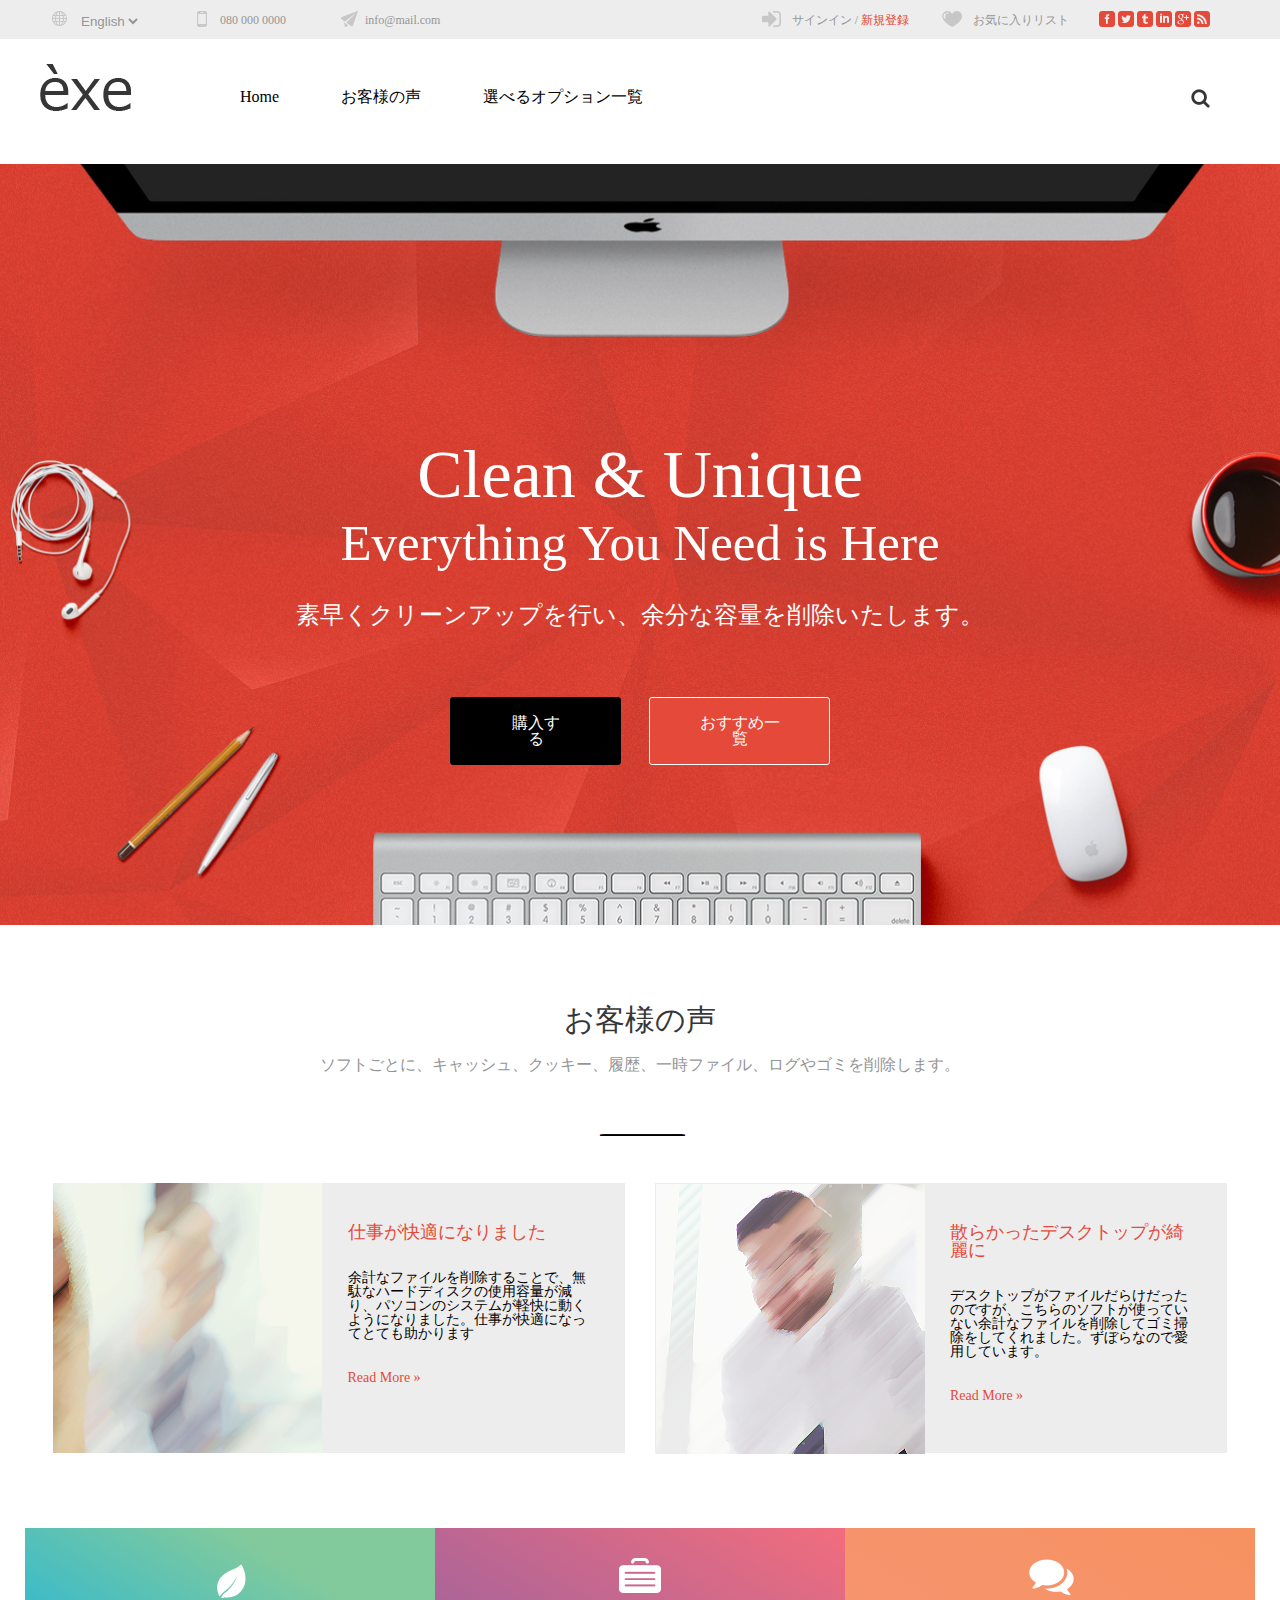
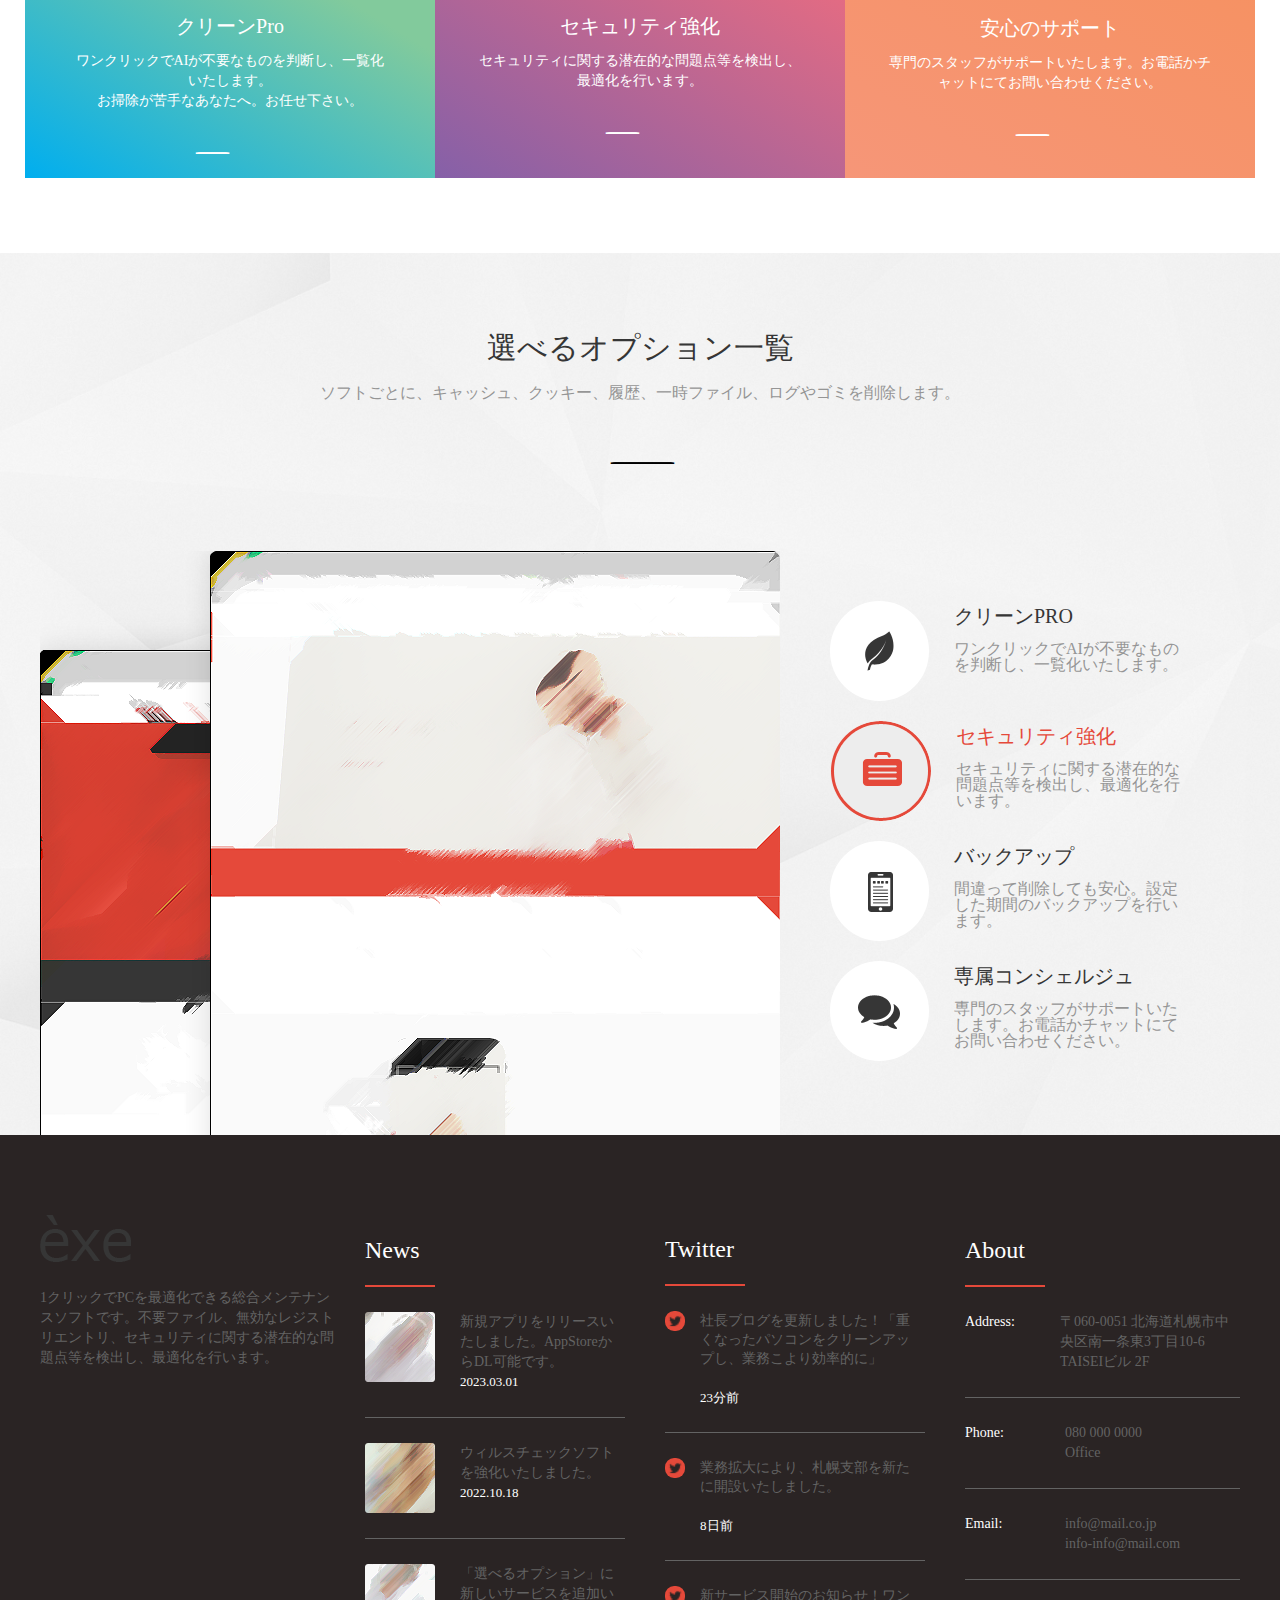
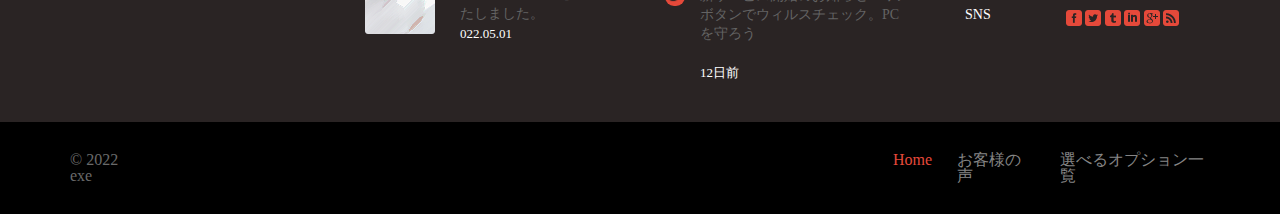
<file: pf_17/exe/index.html>
<!DOCTYPE html>

<html>
    <head>
        <title>exe</title>
        <meta charset="UTF-8">
        <meta name="viewport" content="width=device-width, initial-scale=1.0">



        <link rel="stylesheet" type="text/css" media="all" href="css/reset.css" />
        <link rel="stylesheet" type="text/css" media="all" href="css/index.css" />
    </head>
    <body>


        <div class="web_exe_01-07">





            <div class="header_01">


                <div class="inner_header_01">
                    <ul class="top-bar-01">
                        <li><a href=""><img src="images/hd01.png" alt="地球" >
                                <select>
                                    <option>English</option>
                                    <option>日本語</option>
                                </select>
                            </a></li>
                        <li><a href=tel:08000000000"><img src="images/hd02.png" alt="電話" >080 000 0000</a></li>
                        <li><a href="mailto:info@mail.com"><img src="images/hd03.png" alt="メール" >info@mail.com</a></li>
                    </ul>

                    <ul class="top-bar-02">
                        <li class="signin"><a href="#"><img src="images/hd04.png" alt="矢印" >サインイン /<span> 新規登録</span></a></li>
                        <li class="hart"><a href="#"><img src="images/hd05.png" alt="ハート" >お気に入りリスト</a></li>
                        <li class="sns"><a><img src="images/sns01.png" alt="フェイスブック" ></a>
                            <a href="#"><img src="images/sns02.png" alt="ツイッター" ></a>
                            <a href="#"><img src="images/sns03.png" alt="Twitter" ></a>
                            <a href="#"><img src="images/sns04.png" alt="インスタグラム" ></a>
                            <a href="#"><img src="images/sns05.png" alt="グーグル" ></a>
                            <a href="#"><img src="images/sns06.png" alt="wifi" >
                            </a></li>
                    </ul>
                </div>


            </div>












            <div class="header_02">
                <div class="inner_header_02">
                    <ul class="gronavi">
                        <li class="hd_logo"><a href="#"><h1><img src="images/logo.png" alt="e'xe" ></h1></a></li>
                        <li>Home</li>
                        <li>お客様の声</li>
                        <li>選べるオプション一覧</li>
                        <li class="search"><a href="#"><img src="images/search.png" alt="虫眼鏡" ></a></li>
                    </ul>

                </div>
            </div>











            <div class="top_03">



                <div  class="inner_top03">



                    <ul>
                        <li class="message01">Clean & Unique</li> 
                        <li class="message02">Everything You Need is Here</li>
                        <li class="message03">素早くクリーンアップを行い、余分な容量を削除いたします。</li>
                        <li  class="ctl_btn">
                            <div class="btn01">購入する</div>
                            <div class="btn02">おすすめ一覧</div>

                        </li>
                    </ul>

                </div>


            </div>










            <div class="center_04">


                <div class="guest-voice01">
                    <ul class="section_top">
                        <li class="sct_title">お客様の声</li>
                        <li class="descriptoin01">ソフトごとに、キャッシュ、クッキー、履歴、一時ファイル、ログやゴミを削除します。</li>
                        <li class="line"><span>-------------------------------------------------</span></li>
                    </ul>
                    <div class="inner_center_top">
                        <ul class="voice">
                            <li class="li_img">
                                <img src="images/guest-voice01.png" alt="イメージ画像_仕事">
                            </li>

                            <li class="li_date">
                                <p class="voice_title">仕事が快適になりました</p>
                                <p class="voice_description01">余計なファイルを削除することで、無駄なハードディスクの使用容量が減り、パソコンのシステムが軽快に動くようになりました。仕事が快適になってとても助かります</p>
                                <p class="voice_description02">Read More »</p>

                            </li>



                        </ul>
                        <ul class="voice">

                            <li class="li_img">
                                <img src="images/guest-voice02.png" alt="イメージ画像_散らかった">
                            </li>

                            <li class="li_date">

                                <p class="voice_title">散らかったデスクトップが綺麗に</p>
                                <p class="voice_description01">デスクトップがファイルだらけだったのですが、こちらのソフトが使っていない余計なファイルを削除してゴミ掃除をしてくれました。ずぼらなので愛用しています。</p>
                                <p class="voice_description02">Read More »</p>


                            </li>



                        </ul> 
                    </div>
                </div>
                <div class="guest_voice02">

                    <div class="inner_center_bottom">


                        <a href="#" class="frame1">
                            <ul class="frame01">
                                <li><img src="images/clean.png" alt="クリーンPro_白"></li>
                                <li class="frm_title">クリーンPro</li>
                                <li class="description02">ワンクリックでAIが不要なものを判断し、一覧化いたします。
                                    <p>お掃除が苦手なあなたへ。お任せ下さい。</p></li>
                                <li ><span class="line">------------------</span></li>
                            </ul>
                        </a>
                        <a href="#" class="frame3">
                            <ul class="frame02">
                                <li><img src="images/security01.png" alt="セキュリティ強化_白"></li>
                                <li class="frm_title">セキュリティ強化</li>
                                <li class="description02">セキュリティに関する潜在的な問題点等を検出し、最適化を行います。</li>

                                <li ><span class="line">------------------</span></li>
                            </ul>
                        </a>
                        <a href="#" class="frame3">
                            <ul class="frame03">
                                <li><img src="images/safety.png" alt="安心のサポート_白"></li>
                                <li class="frm_title">安心のサポート</li>
                                <li class="description02">専門のスタッフがサポートいたします。お電話かチャットにてお問い合わせください。</li>

                                <li ><span class="line">------------------</span></li>
                            </ul>
                        </a>
                    </div>
                </div>

            </div>












            <div class="bottom_05">

                <ul class="section_top">
                    <li class="sct_title">選べるオプション一覧</li>
                    <li class="descriptoin01">ソフトごとに、キャッシュ、クッキー、履歴、一時ファイル、ログやゴミを削除します。</li>
                    <li class="line"><span>------------------------------------</span></li>
                </ul>




                <div class="inner_bottom">
                    <div  class="back-image">


                    </div>


                    <ul class="select-option-list">

                        <li>

                            <a href="#"><img src="images/clean02.png" alt="クリーンPRO_黒" ></a>
                            <p class="li_title">クリーンPRO</p>
                            <p class="li_description">ワンクリックでAIが不要なものを判断し、一覧化いたします。</p>

                        </li>

                        <li>

                            <a href="#"><img src="images/security.png"  class="bg-gry" alt="セキュリティ強化_赤" > </a>
                            <p class="li_title fnt_red">セキュリティ強化</p>
                            <p class="li_description">セキュリティに関する潜在的な問題点等を検出し、最適化を行います。</p>

                        </li>

                        <li>

                            <a href="#"><img src="images/backup.png" alt="バックアップ_黒" ></a>
                            <p class="li_title">バックアップ</p>
                            <p class="li_description">間違って削除しても安心。設定した期間のバックアップを行います。</p>

                        </li>

                        <li>

                            <a href="#"><img src="images/concierge.png" alt="専属コンシェルジュ_黒" ></a>
                            <p class="li_title">専属コンシェルジュ</p>
                            <p class="li_description">専門のスタッフがサポートいたします。お電話かチャットにてお問い合わせください。</p>

                        </li>








                    </ul>



                </div>
            </div>









            <div class="footer_06">
                <div class="inner_footer_01">


                    <ul class="ft_list01">

                        <li>
                            <a href="#"><img src="images/logo.png" alt="フッターロゴ_e'xe" ></a>
                            <ul class="date">
                                <li>1クリックでPCを最適化できる総合メンテナンスソフトです。不要ファイル、無効なレジストリエントリ、セキュリティに関する潜在的な問題点等を検出し、最適化を行います。</li>


                            </ul>

                        </li>



                    </ul>  




                    <ul class="ft_list02">
                        <li class="title"><p>News</p></li>
                        <li>
                            <img src="images/news01.png" alt="イメージ画像_news1" >

                            <p>新規アプリをリリースいたしました。AppStoreからDL可能です。</p>
                            <p class="day">2023.03.01</p>

                        </li>



                        <li>
                            <img src="images/news02.png" alt="イメージ画像_news2" >

                            <p>ウィルスチェックソフトを強化いたしました。</p>
                            <p class="day">2022.10.18</p>

                        </li>



                        <li class="dlt_border">
                            <img src="images/news03.png" alt="イメージ画像_news3" > 

                            <p>「選べるオプション」に新しいサービスを追加いたしました。</p>
                            <p class="day">022.05.01</li>


                        </li>

                    </ul>






                    <ul class="ft_list03">
                        <li class="title">Twitter</li>
                        <li>
                            <div class="twit_img"></div>

                            <p>社長ブログを更新しました！「重くなったパソコンをクリーンアップし、業務こより効率的に」</p>
                            <p class="time">23分前</p>



                        </li>

                        <li>
                            <div class="twit_img"></div>

                            <p>業務拡大により、札幌支部を新たに開設いたしました。</p>
                            <p class="time">8日前</p>


                        </li>

                        <li class="dlt_border">
                            <div class="twit_img"></div>

                            <p>新サービス開始のお知らせ！ワンボタンでウィルスチェック。PCを守ろう</p>
                            <p class="time">12日前</p>



                        </li>

                    </ul>  






                    <ul class="ft_list04">
                        <li class="title">About</li>
                        <li>
                            <p class="ft_li04_ctg">Address:</p>

                            <p class="ctr_adr">〒060-0051 北海道札幌市中央区南一条東3丁目10-6 TAISEIビル 2F</p>




                        </li>

                        <li>
                            <p class="ft_li04_ctg">Phone:</p>

                            <p class="phone">080 000 0000</p>
                            <p class="phone">Office</p>


                        </li>

                        <li>
                            <p class="ft_li04_ctg">Email:</p>

                            <p class="mail">info@mail.co.jp</p>
                            <p class="mail">info-info@mail.com</p>


                        </li>


                        <li class="ctl_flx dlt_border">
                            <p class="ft_li04_ctg">SNS</p>
                            <ul class="date">
                                <li class="sns2 dlt_border"><a><img src="images/sns01.png" alt="フェイスブック" ></a>
                                    <a href="#"><img src="images/sns02.png" alt="ツイッター" ></a>
                                    <a href="#"><img src="images/sns03.png" alt="Twitter" ></a>
                                    <a href="#"><img src="images/sns04.png" alt="インスタグラム" ></a>
                                    <a href="#"><img src="images/sns05.png" alt="グーグル" ></a>
                                    <a href="#"><img src="images/sns06.png" alt="wifi" >
                                    </a></li>
                            </ul>

                        </li>



                    </ul> 
                </div>




            </div>










            <div class="footer_07">


                <ul class="inner_footer_07">



                    <li class="date">© 2022 exe</li>

                    <li>
                        <ul class="ft_menu">
                            <li class="fnt_red">Home</li>
                            <li>お客様の声</li>
                            <li>選べるオプション一覧</li>
                        </ul>
                    </li>

                </ul> 





            </div>
        </div>

</html>
</file>
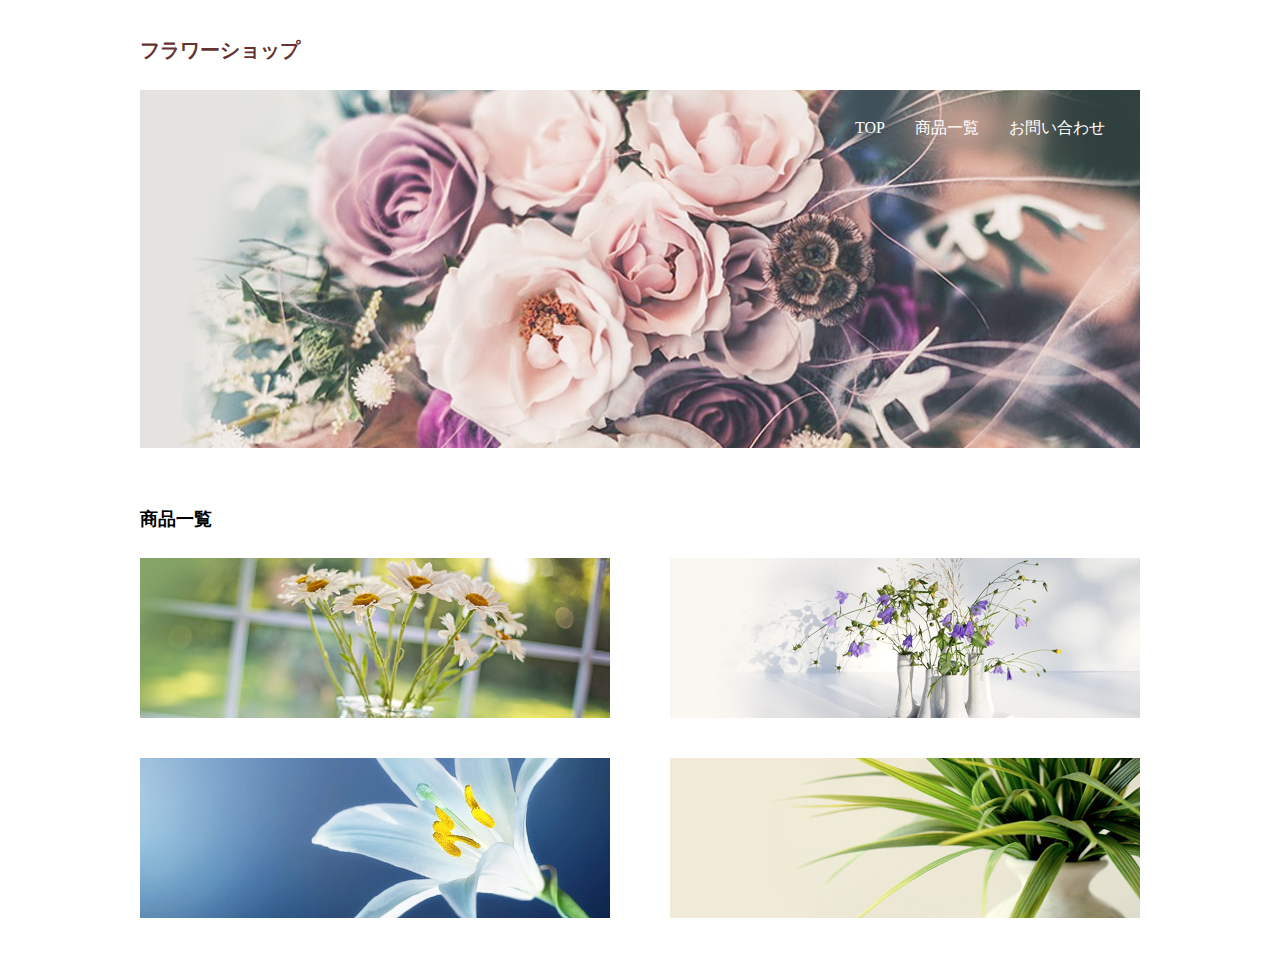
<file: pf_17/flower_shop/index.html>
<!DOCTYPE html>

<html>
    <head>
        <title>フラワーショップ</title>
        <meta charset="UTF-8">
        <meta name="viewport" content="width=device-width, initial-scale=1.0">
        <link rel="stylesheet" href="css/reset.css">
        <link rel="stylesheet" href="css/flowershop.css">
    </head>
    <body>
        <div class="top_1">
            <h1 class="title">フラワーショップ</h1>
            <div class="top_image">
                <ul class="left_menu">
                    <li><a href="#">TOP</a></li>
                    <li><a href="#">商品一覧</a></li>
                    <li><a href="#">お問い合わせ</a></li>
                </ul>   

            </div>
        </div>

        <div class="product_list_2">
            <h2 class="title2">商品一覧</h2>

            <img src="image/productlist01.jpg"  class="product_list01"  alt="植物の画像_1">
            <img src="image/productlist02.jpg"  class="product_list02"  alt="植物の画像_2">
            <img src="image/productlist03.jpg"  class="product_list03"  alt="植物の画像_3">
            <img src="image/productlist04.jpg"  class="product_list04"  alt="植物の画像_4">
        </div>
    </body>
</html>
</file>
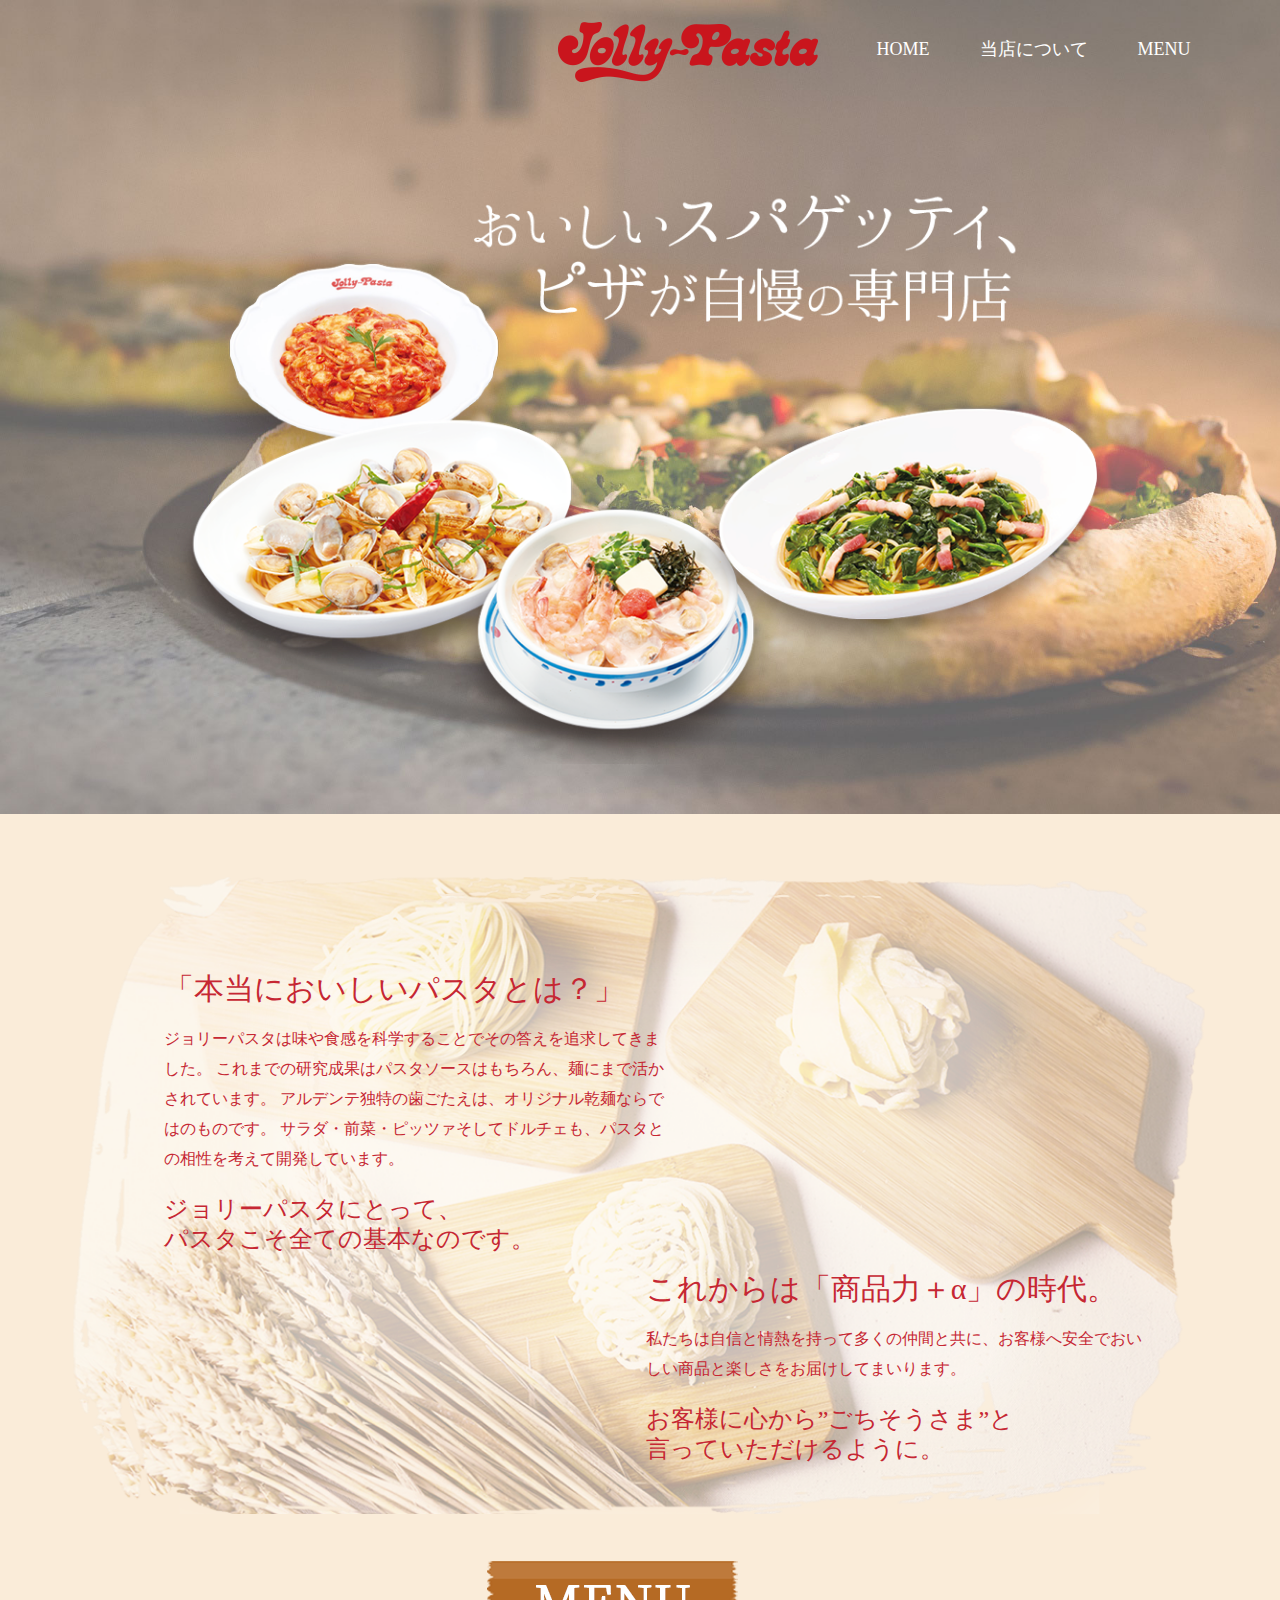
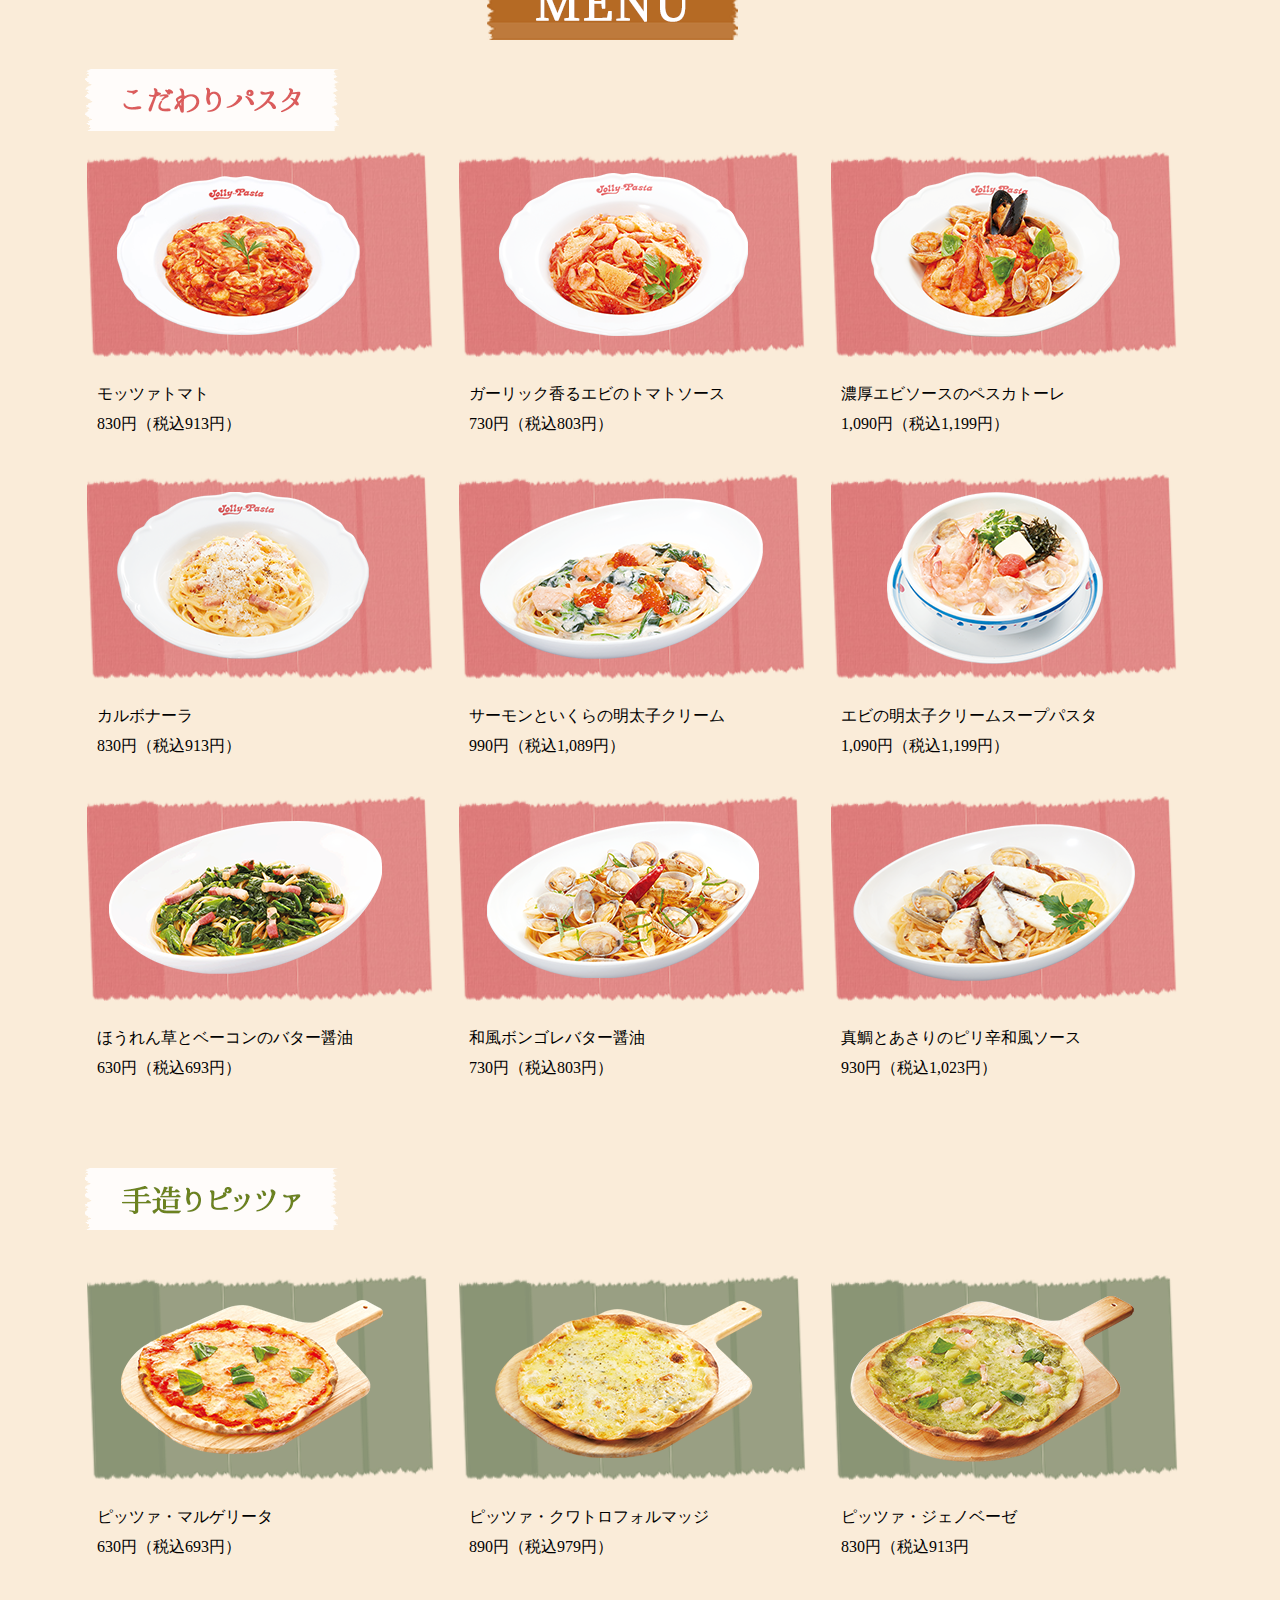
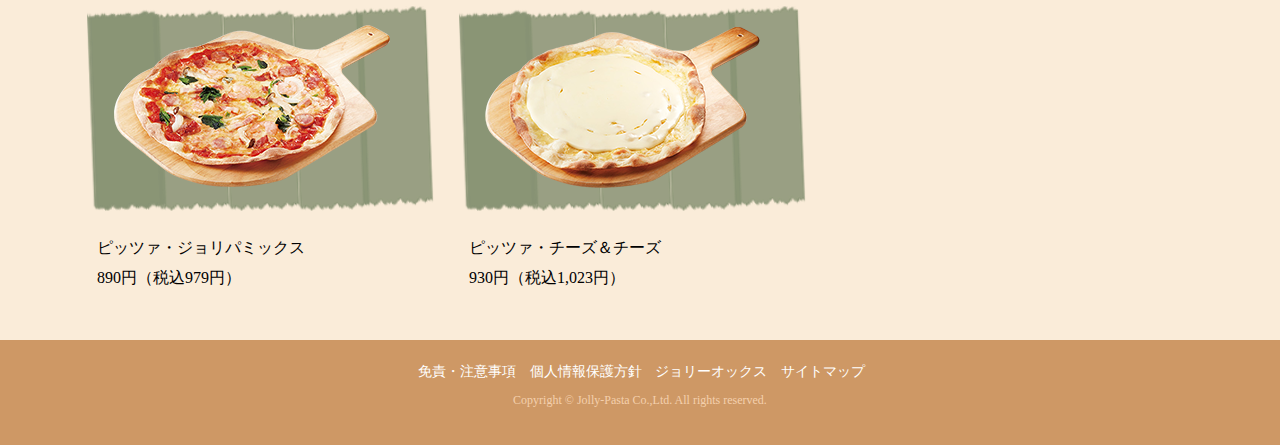
<file: pf_17/jolly-pasta/index.html>
<!DOCTYPE html>

<html>

<head>
    <title>jolly-pasta</title>
    <meta charset="UTF-8">
    <meta name="viewport" content="width=device-width, initial-scale=1, minimum-scale=1, user-scalable=yes">


    <link rel="stylesheet" type="text/css" media="all" href="css/reset.css" />
    <link rel="stylesheet" type="text/css" media="all" href="css/index.css" />
</head>

<body>



    <div class="web_jolly-pasta_01-05">
        <div class="top_01">
            <ul class="header">
                <li>
                    <h1><a href="index.html"><img src="images/logo.png" alt="jolly-pasta"></a></h1>
                </li>
                <li class="gronavi_link">HOME</li>
                <li class="gronavi_link">当店について</li>
                <li class="gronavi_link">MENU</li>
            </ul>

            <img src="images/top_img_02.png" class="top_img02" alt="トップ画像_背景">
        </div>







        <div class="center_02">

            <div class="inner_frame">
                <div class="about01">
                    <ul>
                        <li class="title">
                            「本当においしいパスタとは？」
                        </li>

                        <li class="description">
                            ジョリーパスタは味や食感を科学することでその答えを追求してきました。
                            これまでの研究成果はパスタソースはもちろん、麺にまで活かされています。
                            アルデンテ独特の歯ごたえは、オリジナル乾麺ならではのものです。
                            サラダ・前菜・ピッツァそしてドルチェも、パスタとの相性を考えて開発しています。
                        </li>

                        <li class="message">
                            <P>ジョリーパスタにとって、</P>
                            <P>パスタこそ全ての基本なのです。</P>
                        </li>


                    </ul>
                </div>
                <div class="about02">
                    <ul>
                        <li class="title">
                            これからは「商品力＋α」の時代。
                        </li>

                        <li class="description">
                            私たちは自信と情熱を持って多くの仲間と共に、お客様へ安全でおいしい商品と楽しさをお届けしてまいります。

                        </li>

                        <li class="message">
                            <p>お客様に心から”ごちそうさま”と</p>
                            <p>言っていただけるように。</p>
                        </li>


                    </ul>
                </div>


            </div>



        </div>








        <div class="bottom_pasta_03">




            <div class="inner_frame">
                <img src="images/menu.png" class="menu" alt="メニュータグ">
                <img src="images/kodawari.png" class="tag_pasta" 　alt="パスタタグ">

                <a href="https://www.jolly-pasta.co.jp/menu/tomato/mozza_tomato">
                    <ul>
                        <li class="back_ground">
                            <img src="images/pasta01.png" class="product" alt="モッツァトマト">
                        </li>

                        <li>モッツァトマト</li>
                        <li>830円（税込913円）</li>
                    </ul>
                </a>

                <a href="https://www.jolly-pasta.co.jp/menu/tomato/garlic_shrimp">
                    <ul>
                        <li class="back_ground">
                            <img src="images/pasta02.png" class="product" alt="ガーリック香るエビのトマトソース">
                        </li>

                        <li>ガーリック香るエビのトマトソース</li>
                        <li>730円（税込803円）</li>
                    </ul>


                    <a href="https://www.jolly-pasta.co.jp/menu/tomato/shrimp_pescatore">
                        <ul>
                            <li class="back_ground">
                                <img src="images/pasta03.png" class="product" alt="濃厚エビソースのペスカトーレ">
                            </li>

                            <li>濃厚エビソースのペスカトーレ</li>
                            <li>1,090円（税込1,199円）</li>
                        </ul>
                    </a>

                    <a href="https://www.jolly-pasta.co.jp/menu/cream/carbonara">
                        <ul>
                            <li class="back_ground">
                                <img src="images/pasta04.png" class="product" alt="カルボナーラ">
                            </li>

                            <li>カルボナーラ</li>
                            <li>830円（税込913円）</li>
                        </ul>
                    </a>

                    <a href="https://www.jolly-pasta.co.jp/menu/cream/salmon_cream">
                        <ul>
                            <li class="back_ground">
                                <img src="images/pasta05.png" class="product" alt="サーモンといくらの明太子クリーム">
                            </li>

                            <li>サーモンといくらの明太子クリーム</li>
                            <li>990円（税込1,089円）</li>
                        </ul>
                    </a>

                    <a href="https://www.jolly-pasta.co.jp/menu/cream/mentai_creamsoup">
                        <ul>
                            <li class="back_ground">
                                <img src="images/pasta06.png" class="product" alt="エビの明太子クリームスープパスタ">
                            </li>

                            <li>エビの明太子クリームスープパスタ</li>
                            <li>1,090円（税込1,199円）</li>
                        </ul>
                    </a>


                    <a href="https://www.jolly-pasta.co.jp/menu/wahu/spinach_bacon
">
                        <ul>
                            <li class="back_ground">
                                <img src="images/pasta07.png" class="product" alt="ほうれん草とベーコンのバター醤油">
                            </li>

                            <li>ほうれん草とベーコンのバター醤油</li>
                            <li>630円（税込693円）</li>
                        </ul>
                    </a>

                    <a href="https://www.jolly-pasta.co.jp/menu/wahu/vongole_butter">
                        <ul>
                            <li class="back_ground">
                                <img src="images/pasta08.png" class="product" alt="和風ボンゴレバター醤油">
                            </li>

                            <li>和風ボンゴレバター醤油</li>
                            <li>730円（税込803円）</li>
                        </ul>
                    </a>

                    <a href="https://www.jolly-pasta.co.jp/menu/wahu/clams_wahusauce">
                        <ul>
                            <li class="back_ground">
                                <img src="images/pasta09.png" class="product" alt="真鯛とあさりのピリ辛和風ソース">
                            </li>

                            <li>真鯛とあさりのピリ辛和風ソース</li>
                            <li>930円（税込1,023円）</li>
                        </ul>
                    </a>


            </div>
        </div>








        <div class="bottom_piza_04">



            <div class="inner_frame">
                <img src="images/tedukuri.png" class="tag_piza" 　alt="ピザタグ">

                <a href="https://www.jolly-pasta.co.jp/menu/pizza/pizza_margherita">
                    <ul>
                        <li class="back_ground">
                            <img src="images/piza01.png" class="product" alt="ピッツァ・マルゲリータ">
                        </li>

                        <li>ピッツァ・マルゲリータ</li>
                        <li>630円（税込693円）</li>
                    </ul>
                </a>

                <a href="https://www.jolly-pasta.co.jp/menu/pizza/pizza_quattro
">
                    <ul>
                        <li class="back_ground">
                            <img src="images/piza02.png" class="product" alt="ピッツァ・クワトロフォルマッジ">
                        </li>

                        <li>ピッツァ・クワトロフォルマッジ</li>
                        <li>890円（税込979円）</li>
                    </ul>
                </a>


                <a href="https://www.jolly-pasta.co.jp/menu/pizza/pizza_genovese">
                    <ul>
                        <li class="back_ground">
                            <img src="images/piza03.png" class="product" alt="ピッツァ・ジェノベーゼ">
                        </li>

                        <li>ピッツァ・ジェノベーゼ</li>
                        <li>830円（税込913円</li>
                    </ul>
                </a>


                <a href="https://www.jolly-pasta.co.jp/menu/pizza/pizza_jollypasta">
                    <ul>
                        <li class="back_ground">
                            <img src="images/piza04.png" class="product" alt="ピッツァ・ジョリパミックス">
                        </li>

                        <li>ピッツァ・ジョリパミックス</li>
                        <li>890円（税込979円）</li>
                    </ul>
                </a>



                <a href="https://www.jolly-pasta.co.jp/menu/pizza/pizza_cheese">
                    <ul>
                        <li class="back_ground">
                            <img src="images/piza05.png" class="product" alt="ピッツァ・チーズ＆チーズ">
                        </li>

                        <li>ピッツァ・チーズ＆チーズ</li>
                        <li>930円（税込1,023円）</li>
                    </ul>
                </a>

            </div>
        </div>








        <div class="footer_05">

            <div class="inner_frame">

                <ul>
                    <li>免責・注意事項</li>
                    <li>個人情報保護方針</li>
                    <li>ジョリーオックス</li>
                    <li>サイトマップ</li>
                </ul>


                <p>Copyright © Jolly-Pasta Co.,Ltd. All rights reserved.</p>
            </div>

        </div>

    </div>


</body>

</html>
</file>
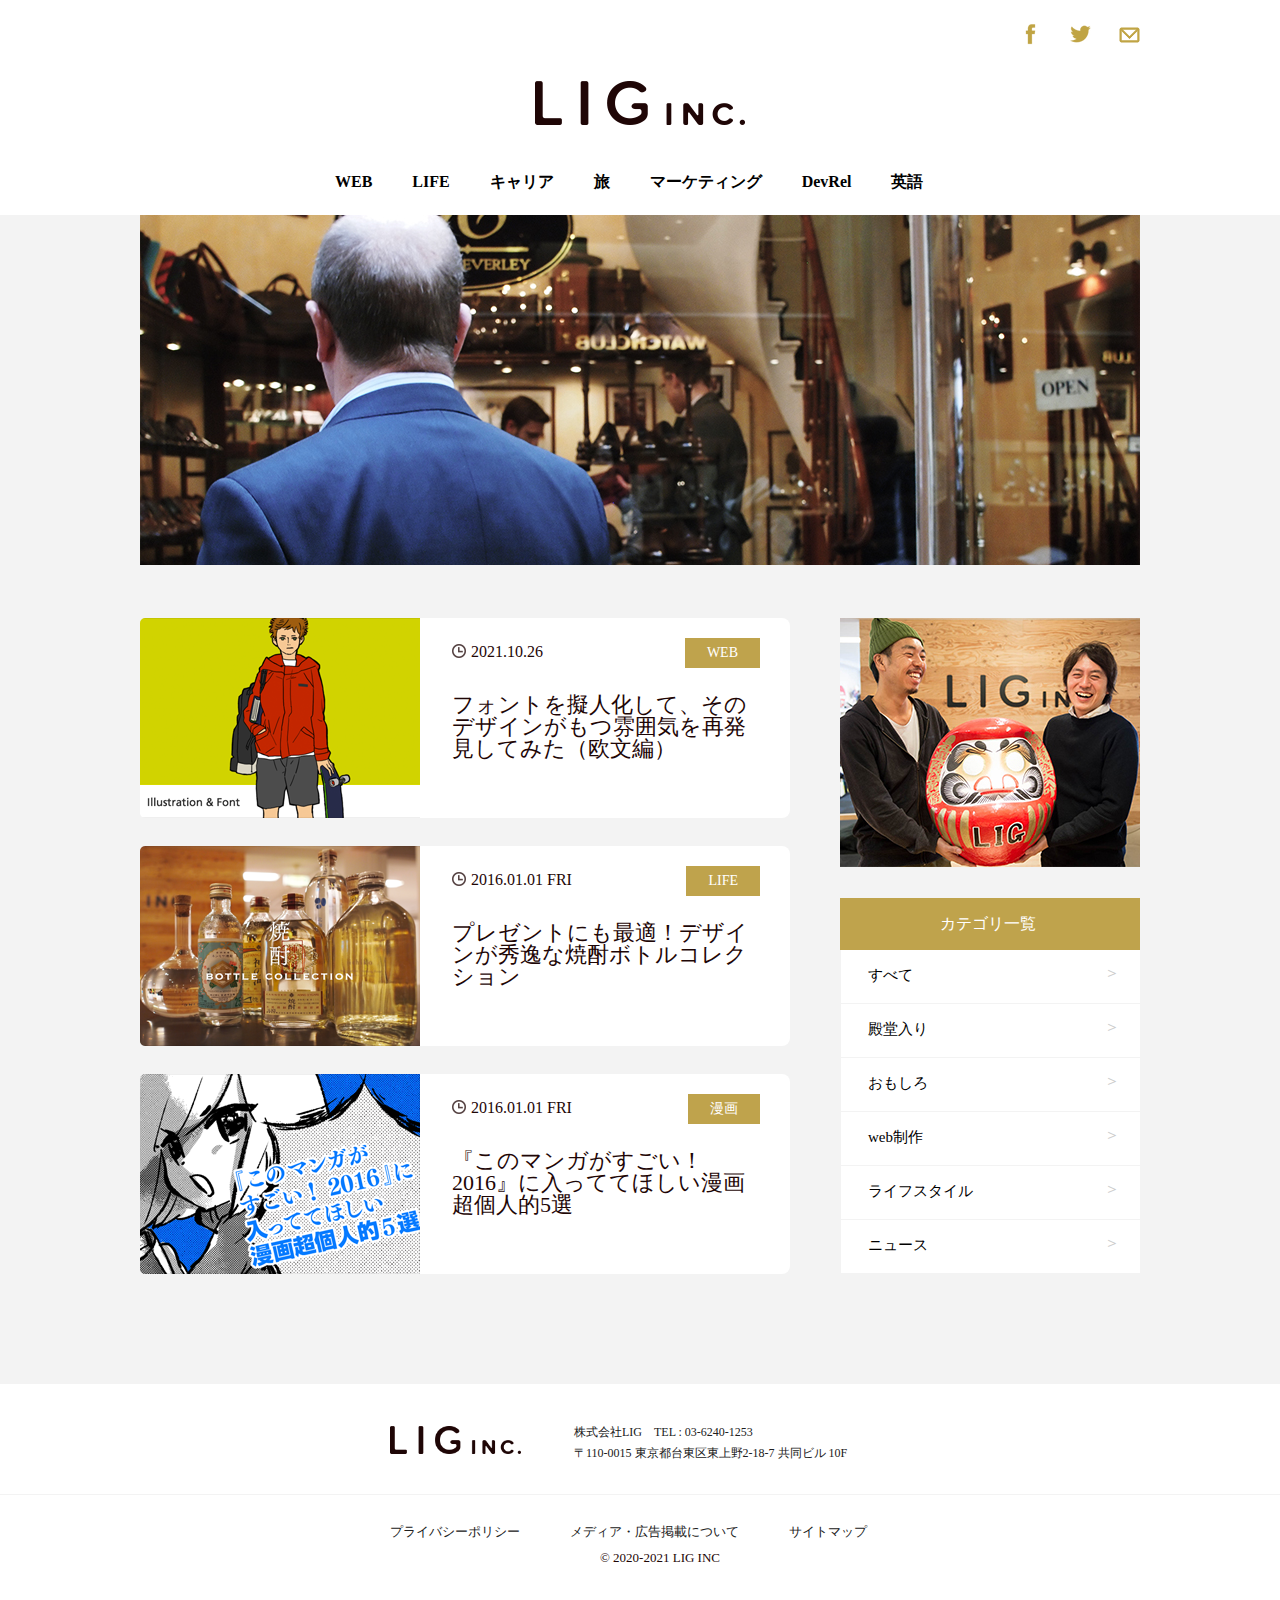
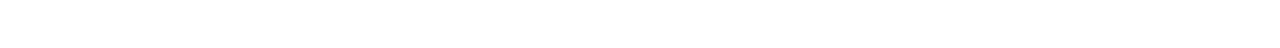
<file: pf_17/LIG/index.html>
<!DOCTYPE html>

<html>
    <head>
        <title>LIG</title>
        <meta charset="UTF-8">
        <meta name="viewport" content="width=device-width, initial-scale=1.0">

        <link rel="stylesheet" href="css/reset.css">
        <link rel="stylesheet" href="css/index.css">
    </head>
    <body>


        <div class="header">

            <div class="sns_icon">
                <a href="#"><img src="images/icon01.png" alt="facebook"></a>
                <a href="#"><img src="images/icon02.png" alt="twitter"></a>
                <a href="#"><img src="images/icon03.png" alt="mail"></a>
            </div>

            <h1><img src="images/logo.png" alt="LIGinc."></h1>
            
            <ul>
                <li><a href="#">WEB</a></li>
                <li><a href="#">LIFE</a></li>
                <li><a href="#">キャリア</a></li>
                <li><a href="#">旅</a></li>
                <li><a href="#">マーケティング</a></li>
                <li><a href="#">DevRel</a></li>
                <li><a href="#">英語</a></li>
            </ul>
        </div>



        <div class="background">

            <div class="center_space"> 
                
                <img src="images/topimage.jpg" class="topimage" alt="トップ画像">

                <div class="center_left_space">

                    <a href="#" >
                        <div class="left_link_3">
                            <img src="images/web.png" alt="男の子イラスト">
                            <div class="data">
                                <div class="d_botton">WEB</div>
                                <div class="d_top">
                                    <img src="images/icon04.png" alt="時計">
                                    <p>2021.10.26</p>
                                </div>    

                                <p class="description">フォントを擬人化して、そのデザインがもつ雰囲気を再発見してみた（欧文編）</p>

                            </div>

                        </div>
                    </a>


                    <a href="#" >
                        <div class="left_link_3">
                            <img src="images/life.png" alt="お酒">
                            <div class="data">
                                <div class="d_botton">LIFE</div>
                                <div class="d_top">
                                    <img src="images/icon04.png" alt="時計">
                                    <p>2016.01.01 FRI</p>
                                </div>    

                                <p class="description">プレゼントにも最適！デザインが秀逸な焼酎ボトルコレクション</p>

                            </div>

                        </div>
                    </a>


                    <a href="#" >
                        <div class="left_link_3">
                            <img src="images/manga.png" alt="アニメイラスト">
                            <div class="data">
                                <div class="d_botton">漫画</div>
                                <div class="d_top">
                                    <img src="images/icon04.png" alt="時計">
                                    <p>2016.01.01 FRI</p>
                                </div>    

                                <p class="description">『このマンガがすごい！ 2016』に入っててほしい漫画超個人的5選</p>

                            </div>

                        </div>
                    </a>
                </div>

                
                
                
                
                <div class="center_right_space">
                    <img src="images/subimage.jpg" alt="中央にダルマ">


                    <ul>
                        <li class="title">カテゴリ一覧</li>
                        <a href="#" class="arrow"><li class="category">すべて</li></a>
                        <a href="#" class="arrow"><li class="category">殿堂入り</li></a>
                        <a href="#" class="arrow"><li class="category">おもしろ</li></a>
                        <a href="#" class="arrow"><li class="category">web制作</li></a>
                        <a href="#" class="arrow"><li class="category">ライフスタイル</li></a>
                        <a href="#" class="arrow"><li class="category">ニュース</li></a>                             
                    </ul>

                </div>

            </div>
        </div>

        
        <div class="footer">
        
            <div class="footer1">
                <img src="images/logo.png" alt="LIGinc.">
                <div class="info">
                    <p>株式会社LIG　TEL : 03-6240-1253</p>
                    <p>〒110-0015 東京都台東区東上野2-18-7 共同ビル 10F</p>
                </div>
            </div>
                

            <div class="footer2_bordertop">
            <div class="footer2">
               
                <a href="#">プライバシーポリシー</a>
                <a href="#">メディア・広告掲載について</a>
                <a href="#">サイトマップ</a>
               
                <div>© 2020-2021 LIG INC</div>
            </div>
                
            </div>        

        </div>    
    </body>
</html>
</file>
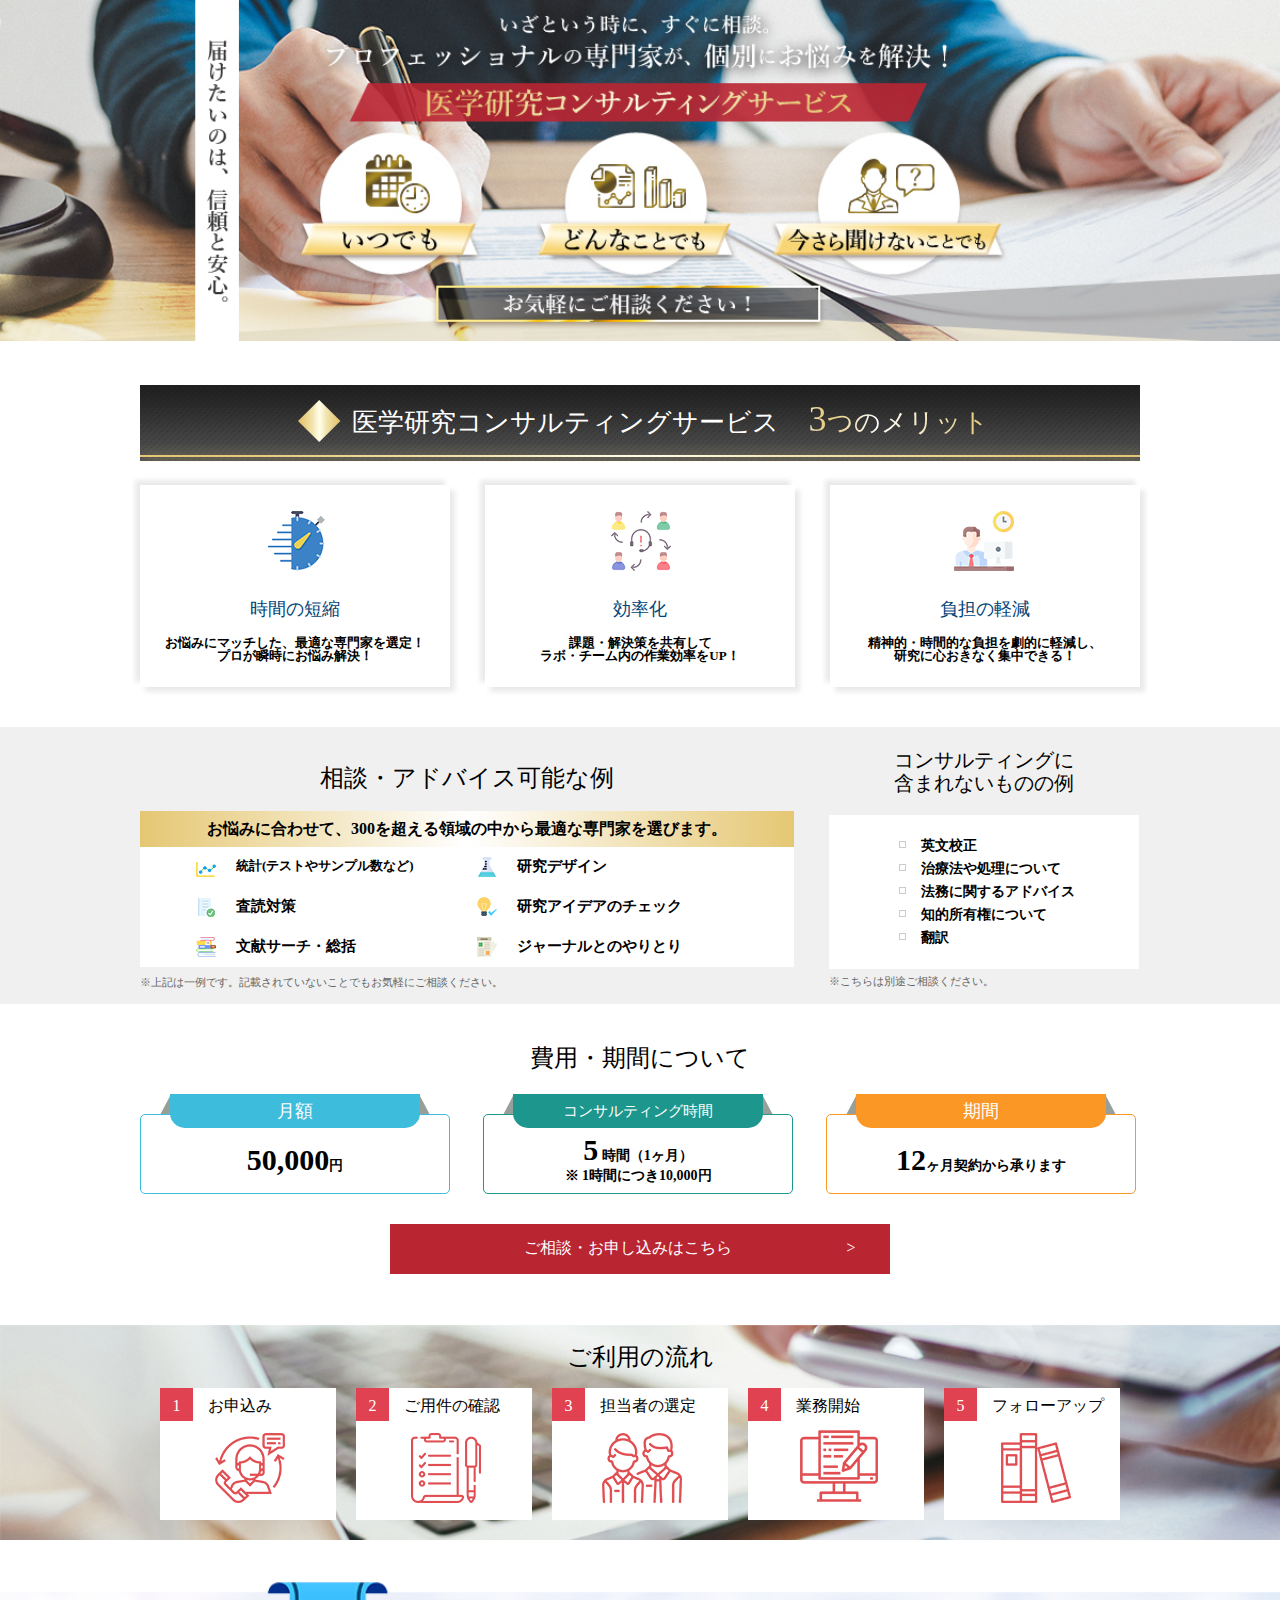
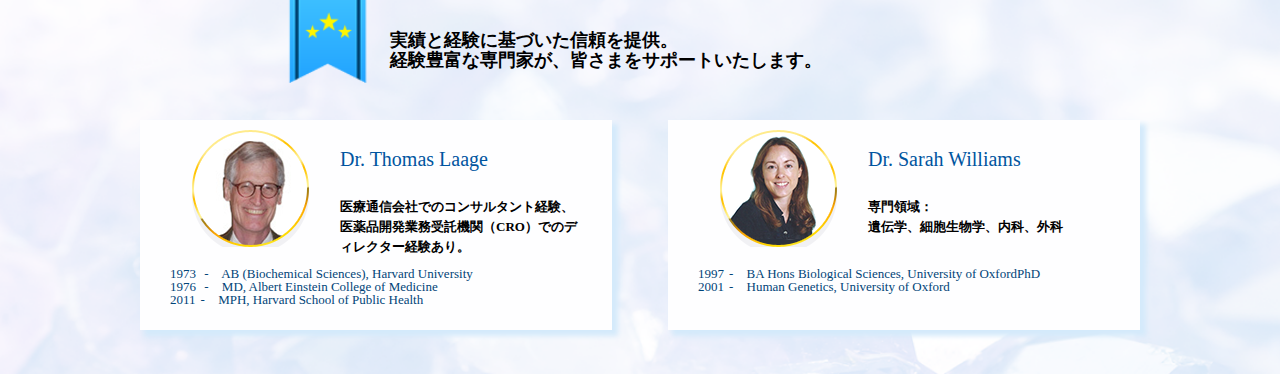
<file: pf_17/lp_consulting/index.html>
<!DOCTYPE html>

<html>
    <head>
        <title>lp_consulting</title>
        <meta charset="UTF-8">
        <meta name="viewport" content="width=device-width, initial-scale=1, minimum-scale=1, user-scalable=yes">


        <link rel="stylesheet" type="text/css" media="all" href="css/reset.css" />
        <link rel="stylesheet" type="text/css" media="all" href="css/index.css" />
    </head>
    <body>

        <div class="lp_consulting_01-06">

            <div class="section_01">

                <img src="images/top_img.jpg" alt="いざという時に、すぐに相談">


            </div>









            <div class="section_02"><span></span>
                <ul class="inner_section_02">
                    <li class="title_02"><p>医学研究コンサルティングサービス<span class="ctl_fnt-siz">3</span><span>つのメリット</span></p></li>  
                    <li class="box">
                        <ul class="container_02">
                            <li class="cnte_img02"><img src="images/merit01.png" alt="時間の短縮"></li>
                            <li class="cnte_title02">時間の短縮</li>
                            <li class="cnte_desc02"><p>お悩みにマッチした、最適な専門家を選定！</p><p>プロが瞬時にお悩み解決！</p></li>
                        </ul> 

                    </li>
                    <li class="box">
                        <ul class="container_02">
                            <li class="cnte_img02"><img src="images/merit02.png" alt="効率化"></li>
                            <li class="cnte_title02">効率化</li>
                            <li class="cnte_desc02"></p>課題・解決策を共有して</p><p>ラボ・チーム内の作業効率をUP！</p></li>
                        </ul> 

                    </li>
                    <li class="box">
                        <ul class="container_02">
                            <li class="cnte_img02"><img src="images/merit03.png" alt="負担の軽減"></li>
                            <li class="cnte_title02">負担の軽減</li>
                            <li class="cnte_desc02"><p>精神的・時間的な負担を劇的に軽減し、</p><p>研究に心おきなく集中できる！</p></li>
                        </ul> 

                    </li>

                </ul>
            </div>








            <div class="section_03">

                <div class="inner_section_03">

                    <ul class="container_left">
                        <li class="main-title_left">相談・アドバイス可能な例</li>
                        <li class="sub-title_left">お悩みに合わせて、300を超える領域の中から最適な専門家を選びます。</li>

                        <li>
                            <ul class="inner_contaner">
                                <li><img src="images/center_icon01.png" alt="統計"><p class="ctl_font01">統計(テストやサンプル数など)</p></li>
                                <li><img src="images/center_icon02.png" alt="査読対策"><p>査読対策</p></li>
                                <li><img src="images/center_icon03.png" alt="文献サーチ・総括"><p>文献サーチ・総括</p></li>
                                <li><img src="images/center_icon04.png" alt="研究デザイン"><p>研究デザイン</p></li>
                                <li><img src="images/center_icon05.png" alt="研究アイデアのチェック"><p>研究アイデアのチェック</p></li>
                                <li><img src="images/center_icon06.png" alt="ジャーナルとのやりとり"><p>ジャーナルとのやりとり</p></li> 


                            </ul> 

                        </li>
                        <li class="caution1">※上記は一例です。記載されていないことでもお気軽にご相談ください。</li>
                    </ul>


                    <ul class="container_right">
                        <li class="title_right"><p>コンサルティングに</p><p class="ctl_fnt">含まれないものの例</p></li>
                        <li><img src="images/list_icon.png" alt="アイコン_四角"><p>英文校正</p></li>
                        <li><img src="images/list_icon.png" alt="アイコン_四角"><p>治療法や処理について</p></li>
                        <li><img src="images/list_icon.png" alt="アイコン_四角"><p>法務に関するアドバイス</p></li>
                        <li><img src="images/list_icon.png" alt="アイコン_四角"><p>知的所有権について</p></li>
                        <li><img src="images/list_icon.png" alt="アイコン_四角"><p  class="ctl_padi">翻訳</p></li>
                        <li class="caution2">※こちらは別途ご相談ください。</li>
                    </ul>

                </div>
            </div>















            <div class="section_04">
                <ul class="inner_section_04">
                    <li class="title_04"><p>費用・期間について</p></li>

                    <li class="container_04">


                        <div class="ctgr_date blue2"><p><span>50,000</span>円</p></div>
                        <div class="ctgr blue1"><p>月額</p></div>

                    </li>


                    <li class="container_04">


                        <div class="ctgr_date green2"><p><span>5</span> 時間（1ヶ月）</p><p class="ctl_posi">※ 1時間につき10,000円</p></div>
                        <div class="ctgr green1"><p>コンサルティング時間</p></div>

                    </li>

                    <li class="container_04">


                        <div class="ctgr_date orenge2"><p><span>12</span>ヶ月契約から承ります</p></div>
                        <div class="ctgr orenge1"><p>期間</p></div>

                    </li>

                    <li class="btn_red-square"><p>ご相談・お申し込みはこちら <span>></span></p></li>

                </ul>
            </div>












            <div class="section_05">
                <ul class="inner_section_05">
                    <li class="title_05">ご利用の流れ</li>

                    <li class="ctl_mgn">
                        <p class="number">1</p><p class="ctgr2">お申込み</p>
                        <img src="images/bottom_icon01.png" alt="お申込み">

                    </li>
                    <li>
                        <p class="number">2</p><p class="ctgr2">ご用件の確認</p>
                        <img src="images/bottom_icon02.png" alt="ご用件の確認">

                    </li>


                    <li>
                        <p class="number">3</p><p class="ctgr2">担当者の選定</p>
                        <img src="images/bottom_icon03.png" alt="担当者の選定">

                    </li>

                    <li>
                        <p class="number">4</p><p class="ctgr2">業務開始</p>
                        <img src="images/bottom_icon04.png" alt="業務開始">

                    </li>

                    <li>
                        <p class="number">5</p><p class="ctgr2">フォローアップ</p>
                        <img src="images/bottom_icon05.png" alt="フォローアップ">

                    </li>
                </ul>
            </div>









            <div class="section_06">


                <ul class="inner_section_06">
                    <li class="title_06">
                        <p>実績と経験に基づいた信頼を提供。</p>
                        <p>経験豊富な専門家が、皆さまをサポートいたします。</p>
                    </li>

                    <li class="box06">
                        <ul>

                            <li> <img src="images/dr_t.png" alt="Dr. Thomas Laage">
                                <p class="dr_name">Dr. Thomas Laage</p>
                                <p class="dr_desp">医療通信会社でのコンサルタント経験、医薬品開発業務受託機関（CRO）でのディレクター経験あり。</p>
                            </li>

                            <li class="dr_career">


                                <p>1973 <span>-</span>   AB (Biochemical Sciences), Harvard University</p>
                                <p>1976 <span>-</span>   MD, Albert Einstein College of Medicine</p>
                                <p>2011<span>-</span>   MPH, Harvard School of Public Health</p> 

                            </li>

                        </ul> 


                    </li>
                    <li class="box06">
                        <ul>

                            <li> <img src="images/dr_s.png" alt="Dr. Sarah Williams">
                                <p class="dr_name">Dr. Sarah Williams</p>
                                <div class="dr_desp"><p>専門領域：</p>
                                    <p >遺伝学、細胞生物学、内科、外科</p>
                                </div>
                            </li>

                            <li class="dr_career">


                                <p>1997<span>-</span>  BA Hons Biological Sciences, University of OxfordPhD</p>
                                <p>2001<span>-</span>  Human Genetics, University of Oxford</p>


                            </li>

                        </ul> 


                    </li>

                </ul>
            </div>




        </div>

    </body>
</html>
</file>
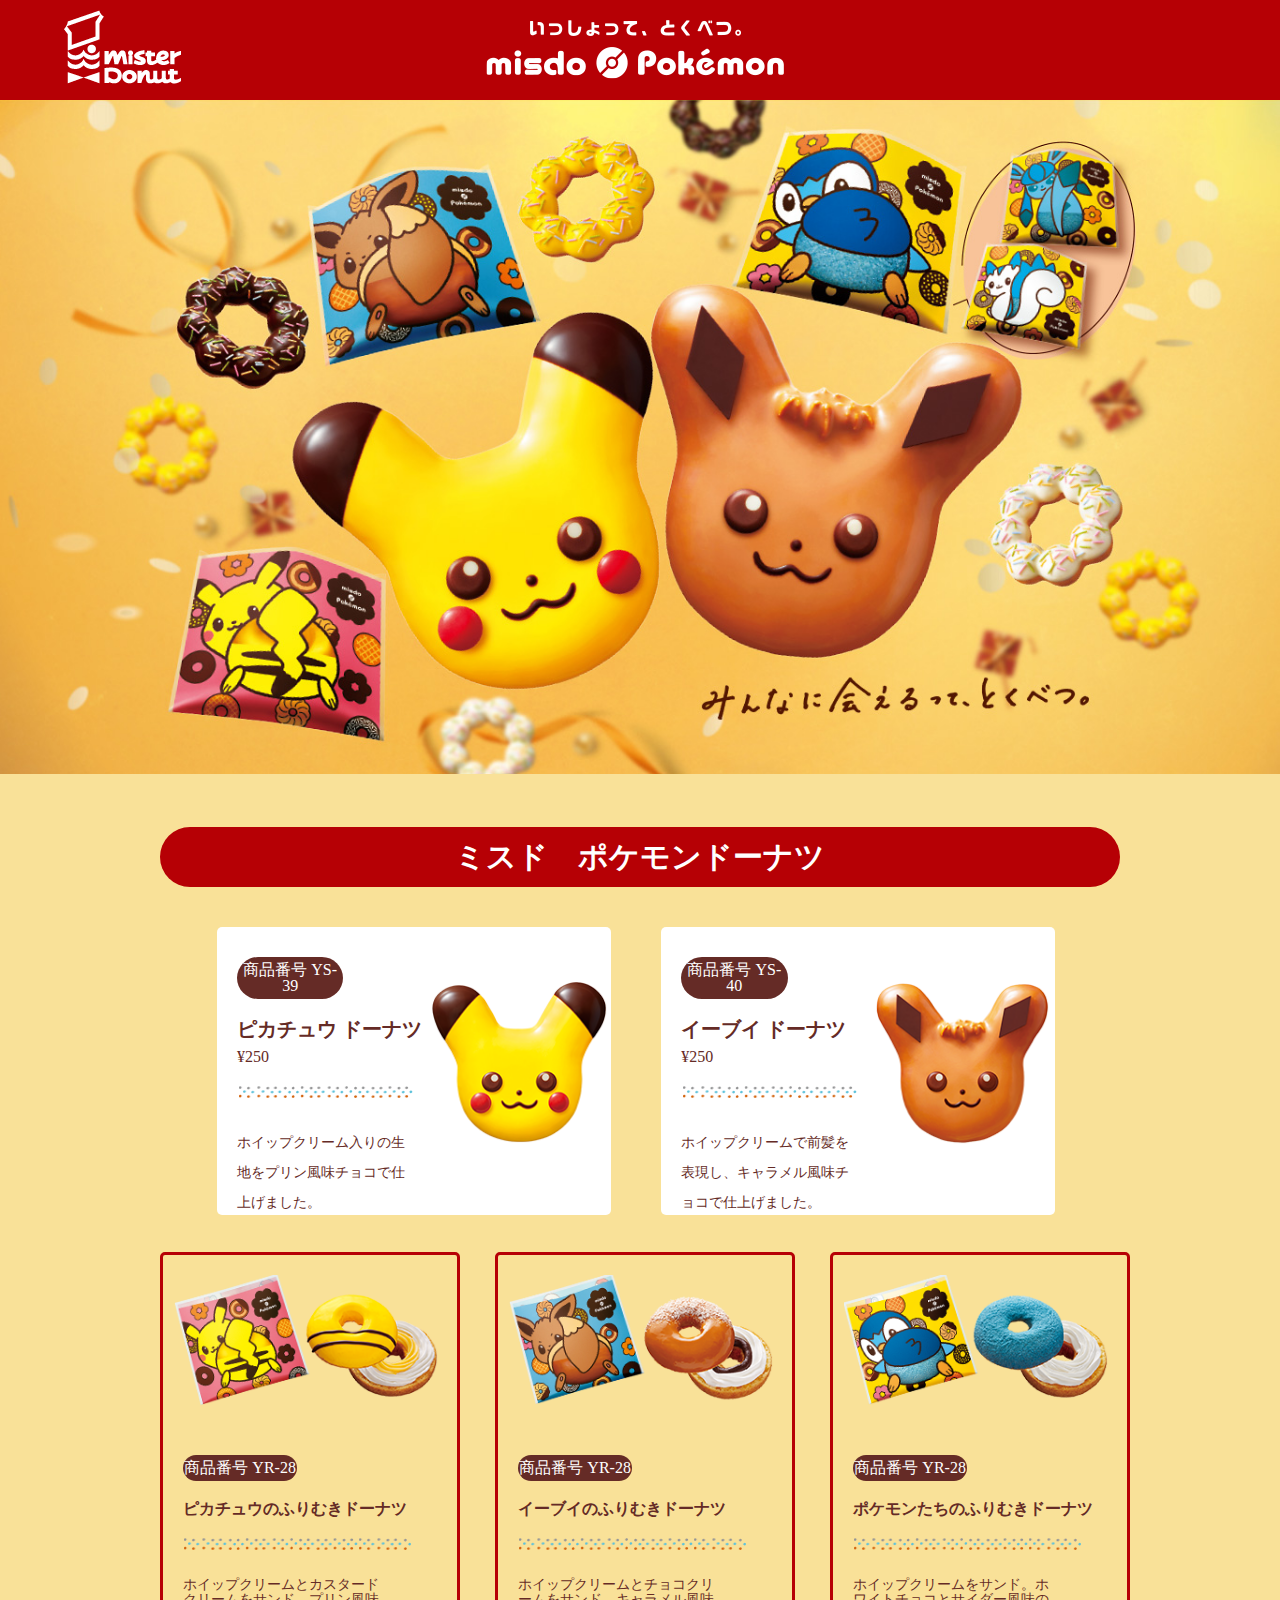
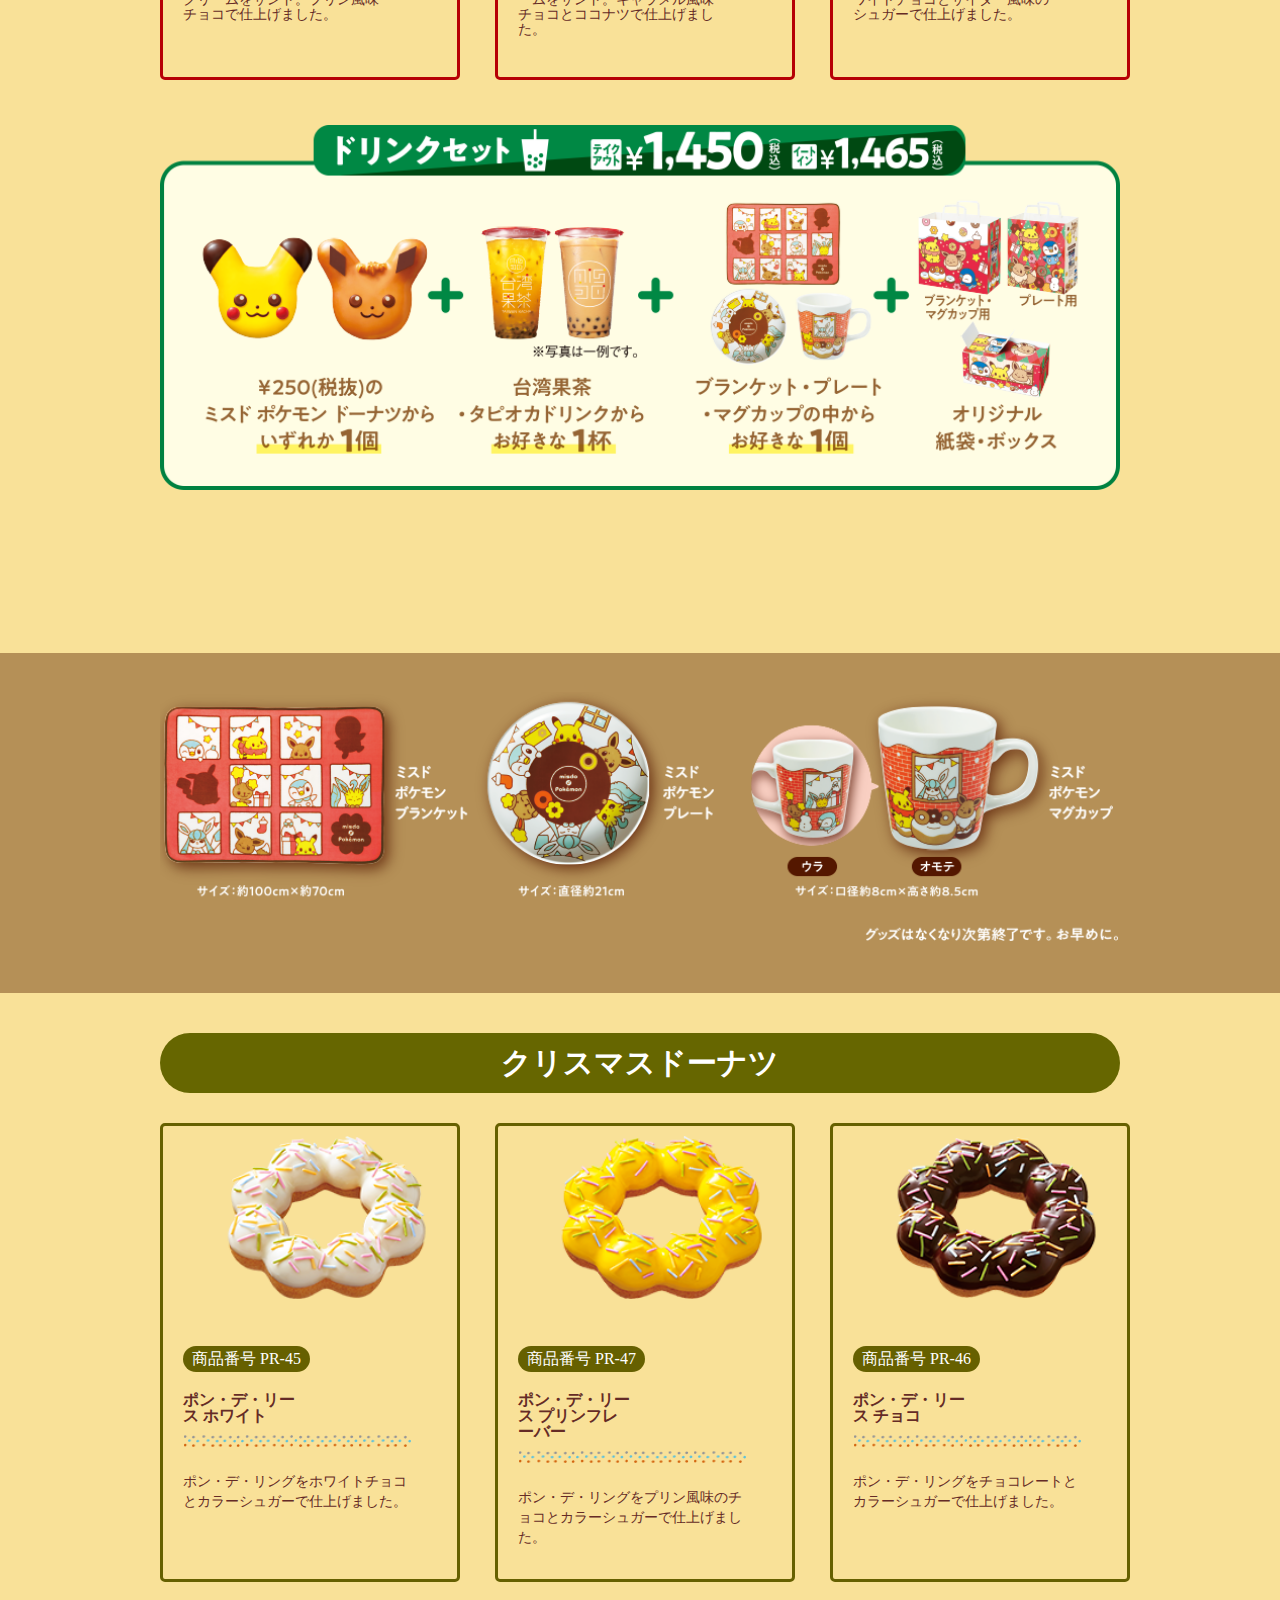
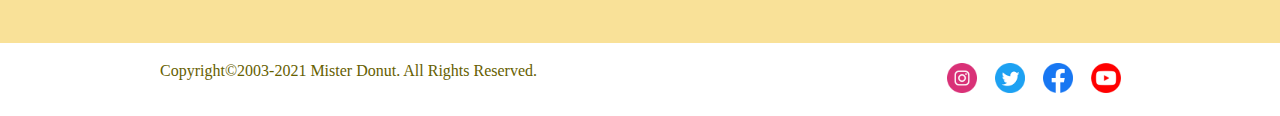
<file: pf_17/mister_Dornut/index.html>
<!DOCTYPE html>

<html>
    <head>
        <title>mister_Dornut</title>
        <meta charset="UTF-8">
        <meta name="viewport" content="width=device-width, initial-scale=1.0">

        <link rel="stylesheet" type="text/css" media="all" href="css/reset.css" />
        <link rel="stylesheet" type="text/css" media="all" href="css/index.css" />
    </head>
    <body>
        <div class="html_file__mister_dornut">

            <div class="header_01">

               
               
                    <h1 class="logo01">
                         <a href="https://www.misterdonut.jp/">
                        <img src="images/logo.png" class='logo' alt="misterDornut">
                        </a>
                   </h1>
                  
                
                <h1 class="logo02">
                 <a href="https://www.misterdonut.jp/m_menu/new/211112_pokemon_donut/">
                   <img src="images/logo_pokemon.png" class='misdo_pokemon' alt="misdo_pokemon">
                 </a> 
               </h1>
            </div>

           
            
            
             <div class="topimage_02">

                <img src="images/main_img.jpg"  alt="メイン画像">
                



            </div>

            
            
            
            
            
           
            
            <div class="center_list_03">

               
                    <h2 class="menu01">ミスド　ポケモンドーナツ</h2>

                    <div class ="list_top">

                        <div class ="product top ys-39">
                             <p class="prd_num n01">商品番号 YS-39 </p>
                            <p class="prd_name">ピカチュウ ドーナツ</p>
                            <p class="prd_price">¥250</p>
                            
                            <div class="line1">
                                
                            </div>
                           
                            <p class="prd_description">ホイップクリーム入りの生地をプリン風味チョコで仕上げました。</p>
                        
                          </div>

                        <div class ="product top ys-40">
                            <p class="prd_num">商品番号 YS-40</p>
                            <p class="prd_name">イーブイ ドーナツ</p>
                            <p class="prd_price">¥250</p>
                            <div class="line1"></div>  
                            <p class="prd_description">ホイップクリームで前髪を表現し、キャラメル風味チョコで仕上げました。</p>
                        
                        </div>

                    </div>


                   <div class ="list_center">

                        <div class ="product center yr-28-1">
                          <p class="prd_num">商品番号 YR-28</p>
                            <p class="prd_name">ピカチュウのふりむきドーナツ</p>
                            
                          <div class="line2">
                                
                            </div>
                            <p class="prd_description">ホイップクリームとカスタードクリームをサンド。プリン風味チョコで仕上げました。</p>

                        </div>

                       <div class ="product center yr-28-2">
                          <p class="prd_num">商品番号 YR-28</p>
                            <p class="prd_name">イーブイのふりむきドーナツ</p>
                           
                          <div class="line2">
                                
                            </div>
                            <p class="prd_description">ホイップクリームとチョコクリームをサンド。キャラメル風味チョコとココナツで仕上げました。</p>

                        </div>
                       
                       
                       <div class ="product center yr-28-3">
                          <p class="prd_num">商品番号 YR-28</p>
                            <p class="prd_name">ポケモンたちのふりむきドーナツ</p>
                            
                         <div class="line2">
                                
                            </div>
                            <p class="prd_description">ホイップクリームをサンド。ホワイトチョコとサイダー風味のシュガーで仕上げました。</p>

                        </div>
                        
                        
                        

             
                 </div>   

                    
                    
                     <div class="list_bottom">
                        


                    </div>
                    </div>


                 
            
            
            
              <div class="goods_04">

               

            </div>
                  
                    
            
            
            
            
            
                <div class="bottom-list_05">
                <h2 class="menu02">クリスマスドーナツ</h2>
                <div class ="list">

                    <div class ="product bottom pr-45">
                      <p class="prd_num">商品番号 PR-45</p>
                            <p class="prd_name">ポン・デ・リース
                             ホワイト</p>
                         <div class="line2">
                                
                            </div>
                            <p class="prd_description">ポン・デ・リングをホワイトチョコとカラーシュガーで仕上げました。</p>

                   
                    </div>

                    <div class ="product bottom pr-47">
                          <p class="prd_num">商品番号 PR-47</p>
                            <p class="prd_name">ポン・デ・リース プリンフレーバー </p>
                            
                       <div class="line2">
                                
                            </div>
                            <p class="prd_description">ポン・デ・リングをプリン風味のチョコとカラーシュガーで仕上げました。</p>

                    </div>

                    <div class ="product bottom pr-46">
                          <p class="prd_num">商品番号 PR-46</p>
                            <p class="prd_name">ポン・デ・リース チョコ </p>
                           
                          <div class="line2">
                                
                            </div>
                            <p class="prd_description">ポン・デ・リングをチョコレートとカラーシュガーで仕上げました。</p>

                    </div>

                </div>
            </div>
            
            
            
            
            
         
            <div class="footer_06">
                
                
                
               
                <p>Copyright©2003-2021 Mister Donut. All Rights Reserved.</p>
                
               
                <a href="https://www.instagram.com/misterdonut_jp/" target="_blank"> <img src="images/icon_instagram.png" class="is"  alt="インスタグラム"></a>
                <a href="https://twitter.com/misterdonut_jp" target="_blank"><img src="images/icon_tw.png" class="tw"　alt="ツイッター"></a>
                <a href="https://www.facebook.com/misdo.jp" target="_blank"><img src="images/icon_fb.png" class="fb" alt="フェイスブック"></a>
                <a href="https://www.youtube.com/user/misterdonutjp" target="_blank"><img src="images/icon_youtube.png" class="yt" alt="ユーチューブ"></a>
               
                </div>
            
            
              
            
        </div>
    </body>
</html>
</file>
<file: test_login/style.css>
body {
    font-family: Arial, sans-serif;
    display: flex;
    justify-content: center;
    align-items: center;
    min-height: 100vh;
    background-color: #e9ebee;
    margin: 0;
}

.login-container {
    background-color: white;
    padding: 25px;
    border-radius: 8px;
    box-shadow: 0 2px 4px rgba(0, 0, 0, 0.1);
    width: 300px;
}

.form-group {
    margin-bottom: 15px;
}

label {
    display: block;
    margin-bottom: 5px;
    font-weight: bold;
}

input[type="text"],
input[type="password"] {
    width: 100%;
    padding: 10px;
    border: 1px solid #ddd;
    border-radius: 4px;
    box-sizing: border-box;
}

button {
    width: 100%;
    padding: 10px;
    background-color: #4CAF50; /* 緑 */
    color: white;
    border: none;
    border-radius: 4px;
    cursor: pointer;
    font-size: 16px;
}

button:hover {
    background-color: #45a049;
}

#message {
    margin-top: 15px;
    text-align: center;
    padding: 8px;
    border-radius: 4px;
    font-weight: bold;
}

.error {
    color: #a94442;
    background-color: #f2dede;
    border: 1px solid #ebccd1;
}

.success {
    color: #3c763d;
    background-color: #dff0d8;
    border: 1px solid #d6e9c6;
}
</file>
<file: pf_12/kimetunoyaiba/css/index.css>
.centering_header{width:100%; margin: 0 auto; background-color:#692b2b;}
.header{width:1000px; height: 150px;margin: 0 auto; background-color:#692b2b;}
.header div{float:left;margin: 0 auto;}
.header h1{width:168px; height: 150px;padding: 9px 0;}
.header p{margin: 60px 30px;font-size:30px;font-family:"游明朝"; color:#fff;}


.centring_mainspace{width:100%;  background-color:#2c2522;}


.introduce{width: 1000px; height:825px;margin: 0 auto;padding: 47px 0 120px 0;}

.kimetu_chara{width: 300px; height:387px;
    background-color:#2c2522; float:left;}
    .name{width: 300px;margin: 0 auto; padding: 18px 88px 10px 88px;font-size: 24px;font-family:"游明朝";color:#ffcc33;}
    .cv{text-align: center;font-size: 14px;font-family:"游明朝";color:#fff;}

    .c1,.c2{margin: 0 50px 0 0;}
    .c4,.c5{margin: 59px 50px 0 0;}
    .c6{margin-top: 59px;}

  .kimetu_chara img:hover{opacity: 0.6;transition: 1.0s ;}

  
  
.kimetu_picture{width: 1000px; height:720px;margin: 0 auto;padding: 0 0 100px 0;}
.kimetu_picture .k01,.k02,.k03,.k04{width: 250px; height:350px;float:left; padding-bottom: 20px;}
.kimetu_picture .k05,.k06,.k07,.k08{width: 250px; height:350px;float:left;}




.centering_footer{width:100%; background-color:#e5e5e5;}
.footer{width:1000px; height: 100px;margin: 0 auto; background-color: #e5e5e5;}
.footer h6{ margin: 0 auto;text-align: right;font-size: 14px;color: #666;}
.footer .caution{padding: 30px 0 10px 0;}
</file>
<file: pf_12/kinotoya/css/index.css>
body{font-family:"小塚ゴシック Pr6N";}


.header{width: 234px;height:90px;margin: 0 auto;padding:30px 0;}


.topimage{width: 100%;height:auto;}


.product_list h2{text-align: center;padding: 45px 0;font-size: 30px;font-weight: normal;}
.product_list{width: 1000px; height: 1330px;margin: 0 auto;}
.back1{width: 1000px;height:530px;margin: 0 auto;padding-bottom: 60px;float: left;background-image: url(../images/back_img_01.jpg);background-size:530px;background-repeat: no-repeat;}
.back2{width: 1000px;height:530px;margin: 0 auto;padding-bottom: 80px;float: left;background-image: url(../images/back_img_02.jpg);background-size:530px;background-repeat: no-repeat;}

.product_data{width: 470px;height:530px;margin-left: 480px;color:#000;}

.p_name{font-size: 24px;padding-top:65px;}
.p_price{ border:#000 solid 1px;margin:48px 20px 40px 0;font-size: 16px;padding: 10px 15px;float:left;}
.p_introduction{display:inline-block; font-size: 14px;line-height: 30px;}



.related_product{background-color:#eddfd5;}
.related_product h2{padding: 50px 0 35px 0;font-size: 30px;font-weight: normal;text-align: center;}
.product_area{width: 1000px;height: 840px; margin: 0 auto;}
.rp_product{width: 300px;height: 420px;float:left;color: #000;}
.rp_product img{border-radius: 8px;}
.rp_product img:hover{opacity: 0.6 ; transition: 1.0s}
.marg{margin: 0 49px;}
   .rp_name{padding: 20px 0 13px 0;font-size:16px;font-weight: bold;}
   .rp_price{font-size:14px;}
   .rp_product a{text-decoration: none;color:#000;}

.footer{height:272px;background-color:#86786c;}
.button_area{width: 1000px; margin: 0 auto;}
.f_button{width: 480px;height: 133px;margin: 69px 0;float:left;background-color:#fff;color:#000;}
.f_button img{padding: 0 170px;}
.f_button p{text-align: center;font-size:22px;}
.point_card{margin-right: 40px;}

.f_button:hover{opacity: 0.6 ; transition: 1.0s}
</file>
<file: pf_12/LEGAREA/css/index.css>
body{
    font-family: '游ゴシック';

}





.web_legarea_01-06{


    display: grid;

    grid-template-rwos:repeat(6,auto); 


}





.header_01{
    width: 100%;
    height: 65px;



    background-color: #fff;  

    position: fixed;
    top:0;

}

.inner_frame-01{
    width: 1200px;
    height: 65px;
    margin: 0 auto;


    position: fixed;
    top:0;




}

.header_01 h1{

    padding: 18px 30px;
    float: left;



}
.header_01 ul{
    width:30%;
    height: 65px;


    list-style: none;

    display: flex;
    flex-wrap:warp;
    justify-content: flex-end;



    position: fixed;
    top:0;




}

.header_01 li{
    width: 120px;    
    font-size: 15px;
    padding:25px 0;
    float: left;


}
.header_01 .li_company{
    position: fixed;
    right: 200px;
}

.header_01 .li_shops{
    position: fixed;
    right: 300px;
}


.header_01 .li_contact{
    width: 160px;
    font-size: 16px;
    background-color: #b32727;
    color: #fff;
    padding:24px 0 25px 56px;

    position: fixed;
    right: 0;
}














.top-img_02{
    width: 100%;
    height:608px;


    margin:65px 0 100px 0;

    background-image: url(../images/topimg02.jpg);
    background-size:cover;
    background-repeat:no-repeat;
}

.img_message{
    max-width:1000px;
    margin: 0 auto;

    padding: 262px 0 0 0;  
}
.img_message p{

    color:#fff;
    font-size: 60px;
    padding-bottom: 35px
}












.information_03{
    overflow:hidden;
}
.title_information{
    max-width: 1000px;
    margin: 0 auto;
    font-size: 18px;
    font-weight: bold;
    padding: 30px 0 40px 45px;

}
.keisen{
    letter-spacing: -5px;
    font-size: 20px;
    padding: 100px 0 0 0;

}
.font-style{
    font-style: oblique;
    padding-left: 30px;
}
.color{
    color: #b32727;
    font-size: 14px;
    padding-left: 30px;
}

.speace{
    font-size: 15px;
    padding-left: 95px;
    font-weight: bold;
}
.speace1{
    font-size: 15px;
    padding-left: 85px;
    font-weight: bold;
}
.speace2{
    font-size: 15px;
    padding:12px 0 0 140px;
    font-weight: bold;
}
.speace3{
    font-size: 15px;
    padding-left: 100px;
    font-weight: bold;
}

.speace4{
    font-size: 15px;
    padding: 12px 0 0 140px;
    font-weight: bold;
}

.speace5{
    font-size: 15px;
    padding-left: 110px;
    font-weight: bold;
}


.inner_frame-03{
    width:1000px;
    overflow:hidden;
    margin: 0 auto;

    padding-left:45px;
}
.info{

    height: auto;

    list-style: none;


    padding:0 0 100px 0;

    display: grid;
    grid-template:repeat(3,auto) / repeat(2,auto);
    grid-auto-flow:column;

}
.info li{
    width:95%;
    border-bottom: 1px #ccc solid;

}

.color2{
    font-size: 14px;
    font-weight: bold;
    color:#bbb;
}


.category1{
    border-top: 1px #ccc solid;  
    padding: 35px 0 55px 0;    
}
.category2{
    padding: 35px 0 37px 0;     
}
.category3{
    padding: 38px 0 50px 0;     
}
.category4{
    width: 490px;
    border-top: 1px #ccc solid;
    padding: 50px 0;   


}
.category5{
    padding: 35px 0 35px 0; 

}












.shops_04{

    overflow:hidden;
    padding-bottom: 100px;

}
.title_shops{
    max-width:1000px;
    margin: 0 auto;
    font-weight: bold;

}
.inner_frame-04{
    width:1000px;
    overflow:hidden;
    margin: 0 auto;

    padding-left:45px;
}

.shop01{
    width: 330px;
    height: 330px;

    margin-right: 16px;

    background-image: url(../images/shop_yuzu.jpg);
    background-size: 98% 90%;
    background-repeat:no-repeat;
    background-position-y:90px;

    float: left;
    font-weight: bold;

}
.btn_yuzu{

    height: 90px;

    background-image: url(../images/btn_yuzu.png);
    background-size: 100%;
    background-repeat:no-repeat;
    margin-top: 155px;

    



}


.shop02{
    width: 316px;

    overflow:hidden;

    margin-right:22px;

    background-image: url(../images/shop_teba.jpg);
    background-size: 100%;
    background-repeat:no-repeat;
    background-position-y:90px;

    float: left;
    font-weight: bold;
}
.btn_teba{

    height: 90px;

    background-image: url(../images/btn_teba.png);
    background-size: 100%;
    background-repeat:no-repeat;
    margin-top: 175px;

}
.shop03{
    width: 316px;
    overflow:hidden;



    background-image: url(../images/shop_hama.jpg);
    background-size: 100%;
    background-repeat:no-repeat;
    background-position-y:90px;

    float: left;
    font-weight: bold;
}
.btn_hama{
    height: 90px;

    background-image: url(../images/btn_hama.png);
    background-size: 100%;
    background-repeat:no-repeat;
    margin-top: 175px;

}

.shop02,.shop03 p{
    font-size: 18px;
    padding-top: 60px;
}
.shop01_2{
    font-size: 18px;
    padding-bottom: 20px;

}

.ctl_f-size{
    font-size: 14px;
    padding:40px 0 5px 0;
}



.shops_04 a:hover{

    opacity: 0.5;
    transition: 0.5s


}

















.contact_05{

    height: 350px;
    background-image: url(../images/contact_bg.jpg);
    background-size: cover;
    background-repeat:no-repeat;
}
.inner_frame-05{
    width: 350px;


    margin: 0 auto;
}


.title_contact{

    text-align: center;
    padding: 80px 0 10px 0;
    font-size: 30px;
    font-weight: bold;
    font-style: oblique;

}
.title_otoiawase{
    text-align: center;

    font-size: 14px;
    color: #941b1b;
    font-weight: bold;
}

.btn_contact{
    width: 350px;
    height: 60px;
    margin:30px auto;

    background-color: #b32727;
}
.btn_contact img{
    padding:10px 5px 0 65px;
    float:left;
}
.btn_contact p{

    padding-top: 25px;
    float:left;
    color:#fff;
} 

.contact_05 a :hover{
    opacity: 0.5;
    transition: 0.5s; 
}













.footer_06{


    overflow:hidden;
    background-color: #90A4b0;

    margin-top: 100px;
}
.inner_frame-06{
    width: 1000px;

    margin: 0 auto;

    display: grid;
    grid-template-columns:repeat(auto-fit,minmax(500px,auto));
    padding-top: 60px;
}
.inner_frame-06 li{
    float:left;
    font-size: 18px;
    color:#fff;
    padding: 0 25px;
    list-style: none;
}
.inner_frame-06 img{

    margin: 0 0 60px 90%;
}
</file>
<file: pf_17/ASOBO/css/index.css>
body{
    font-family: 'Meiryo';
   
}





.outer_frame{
    display: grid;

    grid-template-rwos:repeat(3,auto); 


}

.header_01{
    margin: 0 auto;
}
.header_01 img{
    width: 80px;
    height: 72px;

    padding: 20px;
}

.center_frame_02{
    
    height: auto;
    padding:80px 0 120px 0;

    background-image: url(../images/bg.jpg);
    background-size: cover;
    background-repeat: no-repeat;



}
.center_frame_02 h2{
    text-align: center;
    padding: 0 0 60px 0;
    font-size:36px;
    color:#fff;
}

.introduce_product{

width:70%;
overflow:hidden;
margin: 0 auto;



    background-color: #fff;   

    padding: 1%;

 

    border-radius:5px;
}

.product_img img{
    width:45%;
    height: auto;
   margin: 0 auto;
    float:left;
     padding: 25px;
}
.product_date{
    width: 45%;
    height:auto; 
    margin: 0 auto;
    float:left;
     padding: 25px;

}
.title{
    color:#000;
    font-size: 26px;
    text-align: left;
}
.label{
    width: 50px;
    font-size: 14px;
    color:#fff;
    background-color: #bbb;
    margin: 20px 0;
    padding: 5px 15px;
    text-align: center;
}
.release{
    font-size: 18px;
    color:#999;
    padding-bottom: 20px;
    border-bottom: 1px #999 solid;
}
.description{
    
    font-size: 14px;
    line-height: 28px;
    padding: 20px 0 30px 0;
}
.tag{

    font-size: 16px;
    padding: 10px 14px;
    background-color:#ddd;

}
.track_list{
    font-size: 14px;
    padding: 30px 0 20px 0;
}











.footer_03{
    background-color: #e4e4e4;
}
.footer_03 p{

    text-align: center;
    padding: 40px 0;

}
















.position {
  
  text-align: center;
  margin-top: 15%;
}

#workarea {
  width:150px;
  
     font-size: 14px;
  
  background-color:#ff7691;
  
}

#personal {
  color:white;
  text-decoration:none;
  position:absolute;
  bottom:15px;
  right:2%;
}


.svg-wrapper {
  margin-top: 0;
  position: relative;
  width: 150px;
  
  height: 40px;
  display: inline-block;
  border-radius: 3px;
  
  margin-right: 5px
}


#shape {
  stroke-width: 6px;
  fill: transparent;
  stroke: #009FFD;
  stroke-dasharray:150 400;
  stroke-dashoffset: -190;
  transition: 1s all ease;
}


#text {
  margin-top: -35px;
  text-align: center;
}

#text a {
  color: white;
  text-decoration: none;
  font-weight: 100;
  font-size: 1.1em;
}


#text p{
    padding-top: 5px;
}


.svg-wrapper:hover #shape {
  stroke-dasharray: 50 0;
  stroke-width: 3px;
  stroke-dashoffset: 0;
  stroke: #06D6A0;
}
</file>
<file: pf_17/bikkuri_donkey_02/css/b_donkey.css>
/*-----中央寄せのための準備　等-------------------------------------*/
body{width: 100%;}

.outer_frame01{width: 100%; height: 117px; background-color:#f7f1e5;}
.outer_frame02{width: 100%; height: 60px; background-color:#492e29;}
.outer_frame03{width: 100%; height:520px; background-color:#f7f1e5;}
.outer_frame04{width: 100%; height:150px; background-color:#f7f1e5;}

.outer_frame05{width: 100%; height:380px; background-color:#f7f1e5;}
.outer_frame06{width: 100%; height:150px; background-color:#f7f1e5;}
/*===================================================================*/

/*------ ロゴ部分---------------------------------------------*/
.logo_area{
    width: 1000px;
    height: 117px;
    background-color:#f7f1e5;
    margin:0 auto; 
}
.logo_area h1{   
    padding: 30px 0px 30px 0;  
}
/*===================================================================*/

/*------メニューのバー　---------------------------------*/
.menu_bar{
    width: 1000px;
    height: 60px;
background-color:#492e29;
 margin:0 auto;}
.menu_bar p{
    font-size: 20px;
    color:#fff;
    padding: 20px 0;
    font-weight: bold;
}

/*===================================================================*/

/*--------商品の画像・詳細------------------------------------------*/
.menu_list{
    width: 1000px;
    height:470px; 
    margin: 0 auto;
    padding-top: 50px;
}
.menu_list img{
   width: 100%;
    height:100%; 
}

/*----------------------------------------------------*/

.inner_frame_fm01 , .inner_frame_fm02{
    float: left;   
}

/*----------レギュラーバーグディッシュ　の画像・詳細-----------------------*/

.inner_frame_fm01{
    width: 450px;
    height: 470px;
    margin-right: 100px;
    background-color:#492e29;
    border: 2px solid #492e29;
    box-sizing: border-box;
}

.inner_frame_fm01 img{
    width: 446px;
    height: 330px;}

.inner_frame_fm01 p{
    margin: 30px 0 20px 40px;
    font-weight:bold;
    color:#fff;
}

.inner_frame_fm01 ul{
    font-size: 16px;
    font-weight:bold;
    margin-left:40px;
}


.inner_frame_fm01 li{
        float: left;
	width: 100px;

	margin-right: 20px;
	padding:10px 0;
	background: #f7f1e5;
	
        
	text-align: center;
	color: #492e29;
	list-style: none;
    
}

/*------おろしそバーグディッシュ　の画像・詳細--------------------------*/
.inner_frame_fm02{
    width: 450px;
    height: 470px;
 
    background-color:#492e29;
border: 2px solid #492e29;
    box-sizing: border-box;
}

.inner_frame_fm02 img{
    width: 446px;
    height: 330px;}

.inner_frame_fm02 p{
    margin: 30px 0 20px 40px;
    font-weight:bold;
    color:#fff;
}

.inner_frame_fm02 ul{
    font-size: 16px;
    font-weight:bold;
    margin-left:40px;
}


.inner_frame_fm02 li{
        float: left;
	width: 100px;

	margin-right: 20px;
	padding:10px 0;
	background: #f7f1e5;
	
        
	text-align: center;
	color: #492e29;
	list-style: none;
    
}

/*===================================================================*/

/*-----＊　注意書き-------------------------------------------------*/
.caution{
    width: 1000px;
    height: 40px;
    padding-top: 40px;
    margin: 0 auto;
    font-size:16px;
    color:#492e29;
}

/*===========デザート==========================================*/

.menu_list_2{
    width: 1000px;
    height:380px; 
    margin: 0 auto;
   
}
.menu_list_2 img{
   width: 100%;
    height:100%; 
}

/*----------------------------------------------------*/

.inner_frame_fm03 , .inner_frame_fm04 ,.inner_frame_fm05{
    float: left;   
}

/*----------ストロベリーソフトの画像・詳細-----------------------*/

.inner_frame_fm03{
    width: 300px;
    height: 380px;
    margin-right: 50px;
    background-color:#492e29;
    border: 2px solid #492e29;
    box-sizing: border-box;
}

.inner_frame_fm03 img{
    width: 99.9%;
    height: 220px;}

.inner_frame_fm03 p{
    margin: 30px 0 20px 40px;
    font-weight:bold;
    color:#fff;
}



/*----------牧のミニソフトの画像・詳細-----------------------*/

.inner_frame_fm04{
    width: 300px;
    height: 380px;
    margin-right: 50px;
    background-color:#492e29;
    border: 2px solid #492e29;
    box-sizing: border-box;
}

.inner_frame_fm04 img{
    width: 99.9%;
    height: 220px;}

.inner_frame_fm04 p{
    margin: 30px 0 20px 40px;
    font-weight:bold;
    color:#fff;
}



/*----------ふんわりシフォンの画像・詳細-----------------------*/

.inner_frame_fm05{
    width: 300px;
    height: 380px;
    
    background-color:#492e29;
    border: 2px solid #492e29;
    box-sizing: border-box;
}

.inner_frame_fm05 img{
    width: 99.9%;
    height: 220px;}

.inner_frame_fm05 p{
    margin: 30px 0 20px 40px;
    font-weight:bold;
    color:#fff;
}

.menu_list_2 .menu_name{
    color: #fff;
    font-size: 18px;
    margin: 30px 20px 25px 20px;
    
} 

.menu_list_2 .menu_coment{
    color: #fff;
    font-size: 11.5px;   
    margin: 0 20px 50px 20px;
    line-height: 20px;
}



/*-----＊　注意書き2-------------------------------------------------*/
.caution2{
    width: 1000px;
    height: 40px;
    padding:40px 0 0 0;
    margin: 0 auto;
    font-size:16px;
    color:#492e29;
}
</file>
<file: pf_17/cereal_cafe/css/index.css>
.cereal_cafe_01-06{

    display: grid;
    grid-template-rows:repeat(6,auto);

}


.header_01{

    height:117px;



    border-bottom: 2px #1d4c8b solid;
    background-color: #f5d1c9;

    position: fixed;
    top:0;
    right: 0;
    left:0;

    z-index: 1;
}
.inner_header{
    max-width: 1440px;
    margin: 0 auto;

    display: flex;
    flex-wrap:nowrap;
    justify-content:center;



    list-style: none;
}
.inner_header li a{
    text-decoration: none;
    color:#1d4c8b;
}
.inner_header li{

    padding:50px;
    font-size: 20px;
    
    font-weight: bold;
    font-family: "ＭＳ Ｐゴシック";
    
   
}
.inner_header .logo{
    margin-right: 175px;
    padding:23px 0 28px 0;
}
.inner_header .cart{

    padding: 30px 0;
    padding-left:250px;
}


.inner_header .logo a:hover{
    opacity: 0.5;
    transition: 0.5s
}
.inner_header .cart a:hover{
    opacity: 0.5;
    transition: 0.5s
}















.menu_02{
    height: auto;
    background-color: #f5d1c9;
    position:relative;
    top:117px;
    z-index: 0;
}
.menu_top{
    max-width: 1440px;
    height:850px;

    margin: 0 auto; 


    position: relative;
    top:117px;


}
.menu_top .title_02-01{
    max-width: 1000px;
    overflow: hidden;
    margin: 0 auto;


    text-align: center;


}
.menu_top .title_msg_02{
    font-size: 90px;
    color:#1d4c8b;
    font-weight: bold;
    font-family: "ＭＳ Ｐゴシック";

}

.menu_top .title_msg_02 p{
    padding-bottom: 65px;
}

.menu_top .sub-title{
    padding: 11px 0 24px 0;

}



.menu_top .center_plate{
    max-width:550px;
    display: block;
    margin: 0 auto;



}


.menu_bottom{

    background-color:#fff8ee;

}

.inner_menu_bottom{
    max-width: 1440px;
    height: 1248px;
    margin: 0 auto; 

    background-image: url(../images/main_bg_dot.png);

    background-size: cover;




}

.inner_menu_bottom .title_02-02{
    font-size: 60px;
    font-weight: bold;
    font-family: "ＭＳ Ｐゴシック";
}

.inner_menu_bottom .disp_02-02{
    font-size: 16px;
    font-weight: bold;
    font-family: "ＭＳ Ｐゴシック";
}
.inner_menu_bottom .sub-title_02-02{
    font-size: 24px;
    font-weight: bold;
    font-family: "ＭＳ Ｐゴシック";
}




.inner_frame_menu{
    max-width: 1000px;
    overflow: hidden;
    margin: 0 auto;
    background-color:#fff8ee;
    border:#1d4c8b 3px solid;
    position: relative;
    top:369px;

    font-family: "ＭＳ Ｐゴシック";
    color:#1d4c8b;
    text-align: center;
    list-style: none;
}
.inner_frame_menu .title_02-02{
    font-size: 60px;
    padding: 77px 0 40px 0;
    font-weight: bold;


}
.inner_frame_menu .disp_02-02{

    font-size: 16px;
    line-height: 25px;
    padding-bottom: 64px;

}
.inner_frame_menu .sub-title_02-02{
    max-width: 800px;

    font-size: 24px;
    margin:0 auto;
    padding: 30px 0;
    text-align: center;
    font-weight: bold;
    background-color: #f5d1c9;
}

.container_02-02{
    max-width: 800px;
    margin: 0 auto;
    overflow: hidden;



    display: flex;
    flex-wrap: wrap;
    gap:0 200px;
}
.container_02-02 li{
    width: 300px;
    list-style: none;
    text-align: left;
    padding-top:10px;
    font-size: 16px;
    color:#1d4c8b;
}
.container_02-02 li span{
    float:right;
}
.container_02-02 .menu_genre{
    font-size: 20px;
    padding: 40px 0 33px 0;
    font-weight: bold;
    color:#1d4c8b;
}


.btn_decision{
    width: 240px;
    padding: 12px 0;
    margin: 0 auto;

    background-color:#1d4c8b;
    border-radius: 45px;
    
}

.li_btn a{
    color:#fff;
    text-decoration: none;
}

.li_btn{
    margin:20px 0 80px 0;
}















.set-menu_03{
    overflow: hidden;

    background-color:#a8baca;
    border: 2px #1d4c8b solid;

　　font-family: "ＭＳ Ｐゴシック";

}
.set-menu_03 .inner_set-menu{
    max-width: 1440px;
    overflow:hidden;
    margin: 0 auto;

    text-align: center;


    position: relative;
    top:88px;

    list-style: none;

    padding-bottom: 90px;
}


.inner_set-menu .title_03-01{
    color:#1d4c8b;
    font-size: 60px; 
    font-weight: bold;
    padding: 88px 0 40px 0;
}
.inner_set-menu .sub-title_03-01{
    color: #1d4c8b;
    font-size: 16px;
    font-weight: bold;
    padding-bottom: 60px;
}





.inner_set-menu .container-3_03-01{

    max-width: 1000px;
    overflow:hidden;

    margin: 0 auto;

    background-color:#a8baca;
    display: flex;
    flex-wrap: wrap;
    gap:0 50px;

    list-style: none;
    padding-bottom: 80px;

    color:#1d4c8b;

}



.inner_set-menu .container-3_03-01 .box{
    width: 290px;
    height: 327px;

    background-color: #f5d1c9;
    border: 2px #1d4c8b solid;


    list-style:none;
}

.container-3_03-01 .box ul{
    list-style: none;
}

.container-3_03-01 .box .set_and_place{
    font-size: 30px;
    padding: 50px 0 30px 0;
    font-weight: bold;
}
.container-3_03-01 .box .set-menu p{
    font-size: 16px;
    padding-bottom: 12px;
    
}






.container-3_03-01 .box .btn_select{
    width: 230px;
    margin: 0 auto;
    padding: 15px 0;
    border-radius: 45px;
    background-color: #1d4c8b;
    color: #fff;
}

.container-3_03-01 .box li a{
    text-decoration: none;
}


.container-3_03-01 .box .btn_slct01{

    margin-top: 80px;
}

.container-3_03-01 .box .btn_slct02{

    margin-top: 50px;
}
.container-3_03-01 .box .btn_slct03{

    margin-top: 20px;
}





















.about-us_04{


    background-color: #fff8ee;


}
.about-us_04 .inner_about-us{
    width:100%;

    overflow: hidden;
    margin: 0 auto;
    color:#1d4c8b;
    display: flex;
    flex-wrap: wrap;
}

.about-us_04 .inner_about-us .li_about{
    width: 100%;
    overflow: hidden;




    display: flex;
    flex-wrap: wrap;
}







.about-us_04 .botttom_img{
    width:50%;
    height:auto;

    background-size: cover;
    background-repeat: no-repeat;
    background-position: center;

}
.btm-img01{
    background-image: url(../images/bottom-img01.jpg);


}
.btm-img02{
    background-image: url(../images/bottom-img02.jpg);
}





.about-us_04 .desc_about{
    width: 50%;
    height: 720px;

    margin: 0 auto;

    list-style: none;

}


.about-us_04 .about_title01{
    width: 60%; 
    margin: 0 auto;
    padding-top: 183px;
    padding-bottom: 45px;
    font-size: 48px;
    font-weight: bold;
    font-style:oblique;
}
.about-us_04 .desp_history{
    width: 60%;
    margin: 0 auto;
    line-height: 30px;

}
.about-us_04 .desc_about .li_voice{
    width: 450px;
    height: 250px;
    margin: 0 auto;

}






.about-us_04 .ctl_padi{

    padding-bottom: 38px;

}
.about-us_04 .li_voice ul{
    list-style: none;
}

.about-us_04 .li_voice ul li{
    padding-top: 40px;

}

.about-us_04 .about_title02{
    width: 450px; 
    margin: 0 auto;
    padding-top: 160px;
    padding-bottom: 30px;
    font-size: 48px;
    font-weight: bold;
    font-style:oblique;
}
.about-us_04 .ctl_mgn{
    margin-top: 10px;

}
.about-us_04 .desc_about .li_img_voice{

    float:left;
    list-style: none;

    padding:30px 25px 0 0;
}














.contact_05{

    background-color: #fff8ee; 
    color:#1d4c8b;

    font-family: "メイリオ";
    font-size: 18px;
}
.contact01{
    max-width: 1300px;
    margin:  0 auto;

    display: flex;
    flex-wrap: wrap;
    gap:0 160px;
    list-style: none;

    padding-top: 60px;

}
.contact01 .contact_category{
    font-size: 18px;
    color:#1d4c8b;
}
.contact01 .contact_ctgr_data{
    width: 200px;
    font-size: 14px;
    padding-top: 35px;
    color:#1d4c8b;
}



.contact02{
    max-width: 1300px;
    margin:  0 auto;

    display: flex;
    flex-wrap: wrap;
    gap: 0 160px;

    padding-top: 60px;
    text-align: center;
    list-style: none;
}

.contact02 .inpt_text{
    width: 311px;
    height: 35px;
    font-size: 14px;
    text-indent: 20px;
    color:#1d4c8b;
    border:2px #1d4c8b solid;
    margin: 30px 40px 111px 60px;
    background-color: #fff8ee;
}

.contact_05 .contact02 .btn_send{

    display: block;
    float:right;
    margin-top:30px;
    font-size: 14px;
    padding: 12px 50px;
    border-radius: 25px;
    background-color: #1d4c8b;
    color: #fff;
    cursor:pointer;
    border:none;
}


















.footer_06{
    padding: 30px 0;
    background-color:#a8baca;
    text-align: center;
    font-size: 15px;
    font-family: "メイリオ";
    color:#1d4c8b;
}
</file>
<file: pf_17/exe/css/index.css>
body{
    font-family: 'Meiryo UI';

}
.header_01 a,.header_02 a,.select-option-list a,.footer_06 a,.frame1,.frame2,.frame3{

    text-decoration: none;
    color: #000;

}


.web_legarea_01-07{


    display: grid;

    grid-template-rows:repeat(7,auto); 


}






.header_01{
    width: 100%;
    height: 44px;



    background-color: #ededed;  
    

    position: fixed;
    top:0;

    z-index: 1;
}






.inner_header_01{
    max-width: 1200px;
    overflow:hidden;
    margin: 0 auto;



    padding-bottom: 10px;



}

.top-bar01{

    width:40%;


}

.top-bar-01 li{

    float:left;
    list-style: none;
    font-size: 12px;
    padding-right: 45px;


}
.top-bar-01 img{
    position: relative;
    top: 5px;
    left:5px;
}
.top-bar-01 a{
    color: #959595;
    text-decoration: none;
}


.top-bar-01 select{
    color: #959595;
    background-color: #ededed;
    border:none;
   
}

.signin a{
   color: #959595;
    text-decoration: none;
}
.signin span{
    color:#e5493a;

}



.top-bar-01 img,.top-bar-02 img{
    

    padding-right: 10px;


}
.sns img{
    padding: 6px 0;

}

.top-bar-02{

    display: flex;
    flex-wrap:warp;
    justify-content: flex-end;


}
.top-bar-02 img{
    position: relative;
    top: 5px;
    
}
.top-bar-02 li{
    font-size: 12px;
    padding-right: 30px;
       

    list-style: none;
}
.top-bar-02 a{
        color: #959595;

}







.header_02{
    width: 100%;
    overflow: hidden;
    position: fixed;
    top:39px;

    z-index: 1;
    background-color: #fff; 
}

.inner_header_02{
    max-width: 1200px;


    margin: 0 auto;



}

.gronavi li{

    float: left;
    padding: 50px 62px 49px 0;
    list-style: none;



}
.gronavi .hd_logo{
    padding:25px 109px 50px 0;
}



.gronavi .search{
    float:right;
    padding-right: 30px;
}




.line{

    text-align: center;
    padding-top: 20px;

    letter-spacing: -5px;
    font-size: 20px;

    position: relative;
    left:20px;


}

.top_03{
    max-width: 100%;
    height: 925px;
    background-image: url(../images/topimg.jpg);

    background-size:cover;
    background-repeat: no-repeat;

    background-position:center;
    background-position-y: 100px;
    
    
    
}

.inner_top03{
    max-width: 1000px;
    
    margin: 0 auto;

    padding-top: 440px;


}

.inner_top03 ul{
   
    
     text-align: center;
    list-style: none;
    
    color:#fff;
    
   
}


.message01{
    max-width: 1000px;
    margin: 0 auto;
    font-size: 68px; 
    
}

.message02{
   
    font-size:51px; 
    line-height: 70px;
}

.message03{
    font-size:24px; 
padding:25px 0 40px 0;
}






.ctl_btn{
    width: 380px;
    display: flex;
    padding-top: 30px;
    margin:0 auto;
}


.btn01{
    padding: 17px 55px;
    border-radius: 3px;
    border:1px #000 solid;
    background-color: #000;
    margin-right: 28px;
}

.btn02{
    padding: 17px 45px;
    float: left;
    border:1px #fff solid;
    border-radius: 3px;
    background-color: #e5493a;
}


























.guest-voice01{
    
    overflow: hidden;
    margin: 0 auto;


}
.section_top{
    max-width: 1000px;
    overflow: hidden;
    margin: 0 auto;

    text-align: center;
    list-style: none;
}

.sct_title{
    font-size: 30px;
    color:#363636;
    padding: 80px 0 22px 0;
}
.descriptoin01{
    color:#959595;
}
.section_top .line{
    padding:50px 40px 40px 0;
    
}




.inner_center_top{
    max-width: 1175px;
    overflow: hidden;
    margin: 0 auto;
    display: grid;
        grid-template-columns:repeat(auto-fill,minmax(572px,auto));
    
    
    gap:0 30px;
    
   
    
  
   
}

.voice{
    width: 572px;
   
    list-style: none;
    
    
    margin-bottom: 75px;
    
    background-color: #ededed; 
}

.li_img{
    height: 270px;
    width: auto;
      float:left;
}
.li_date{
    width: 250px;
    float:left;
    
    padding:40px 25px;
}



.voice_title{
    font-size: 18px;
    color:#e5493a;
}
.voice_description01{
    font-size: 14px;
    padding: 30px 0;
}
.voice_description02{
    font-size: 14px;
    color:#e5493a;
}
.inner_center_bottom{

    max-width: 1230px;
    overflow: hidden;
    margin: 0 auto;

    display: grid;

    grid-template-columns:repeat(auto-fill,minmax(350px,auto));

    padding-bottom: 75px;

}

.frame01{
    width: 410px;
    height: 250px;

    list-style: none;
    color: #fff;
    background:linear-gradient(to bottom left ,#82ca9c 25%,#00aeef);

    
}
.frame01 img{

    display: block;
    margin: 0 auto;
    padding-top: 30px;

}
.frm_title{
    font-size: 20px;
    text-align: center;
    padding: 18px 0 15px 0;


}
.description02{

    text-align: center;
    padding:0 44px 30px 44px;
    line-height: 20px;
    font-size: 14px;
}






.frame02{
    width: 410px;
    height: 250px;

    background:linear-gradient(to bottom left,#f26d7d,#8560a8);
    list-style: none;
    color: #fff;
}
.frame02 img{

    display: block;
    margin: 0 auto;
    padding-top: 30px;

}
.frame03{
    width: 410px;
    height: 250px;
    list-style: none;
    color: #fff;
    background:linear-gradient(to bottom left,#f69160,#f69678);
}
.frame03 img{

    display: block;
    margin: 0 auto;
    padding-top: 30px;

}

.inner_center_bottom .line{

    text-align: center;
    
    letter-spacing: -5px;
    font-size: 20px;

    padding-left: 150px;


}














.bottom_05{
    max-width: 100%;
    overflow:hidden;


    background-image: url(../images/bottom_bg.png);

    background-size:cover;
    background-repeat: no-repeat;



}

.inner_bottom{
    max-width: 1200px;
    overflow: hidden;
    margin: 0 auto;


    padding-top: 40px;
}



.back-image{
    width: 740px;

    height:584px;

    float:left;
    background-image: url(../images/bottom_bg2.png);

    background-size:cover;
    background-repeat: no-repeat;



}




.select-option-list{
    width: 410px;
    overflow: hidden;

    float:left;

    padding:50px 0 0 50px;


    list-style: none;

    color: #959595;
}



.select-option-list li{
    width: 350px;
    height: 120px;

}
.select-option-list img{
    float:left;
    background-color: #fff;
    border-radius: 50px;
    margin:0 25px 17px 0;
}
.select-option-list .li_title{
    font-size: 20px;
    color: #363636;
    line-height: 30px;
    padding-bottom: 10px;
}
.select-option-list .fnt_red{
   
    color:#e5493a;
}
.select-option-list .bg-gry{
    background-color: #ededed; 
}


.footer_06{
    font-size: 14px;
    line-height: 20px;
    background-color: #2a2424;
    
   
}

.inner_footer_01{
    max-width: 1200px;
    overflow: hidden;
    margin: 0 auto;


    padding-top: 80px;

    display: flex;
    flex-wrap: wrap;

    
    color: #959595;
}
.ft_list01{
    width: 300px; 
    list-style: none;

    
     color: #636363;
    font-size: 14px;
}



.ft_list01 .date{
   
   
    list-style: none;

}
.ft_list01 .date li{
    padding-top: 20px;

}



.ft_list02{
    width: 300px;
    
     color: #636363;
    font-size: 14px;
}

.ft_list02 .title{
    width: 45px;
    font-size: 24px;
    color:#fff;
    text-align:left;
    
    margin-left:25px;
    border-bottom: #e5493a 2px solid;
   
}
.ft_list02 .title p{
    position: relative;
    right: 25px;
}
.ft_list02 li{
    overflow: hidden;
    padding:25px 0 25px 25px;
    border-bottom: #636363 1px solid;
    margin: 0 15px 0  25px;
}
.ft_list02 img{
    float:left;
    
    
    position: relative;
    right: 25px;
    
    
}

.day{
     color: #fff;
    font-size: 13px;
}








.ft_list03 .title{
    width: 65px;
    font-size: 24px;
    color:#fff;
    text-align: left;
    
    
    border-bottom: #e5493a 2px solid;
   
}
.ft_list03{
    width: 300px;
     color: #636363;
    font-size: 14px;
}
.ft_list03 li{
   overflow: hidden;
   padding:25px 15px 25px 0;
   border-bottom: #636363 1px solid;
    margin: 0 15px 0  25px;
    line-height:19px;
}
.twit_img{
    width: 20px;
    height:20px;
     border-radius:45%;
    background-image: url(../images/sns02.png);
    background-size: 100%;
    background-repeat: no-repeat;
   
    float: left;
   
}


.ft_list03 img{
    float:left;
}

.ft_list03 li p{
    padding-left: 35px;
}
.time{
    padding-top: 20px;
     color: #fff;
    font-size: 13px;
}



.ft_list04 .title{
    width: 65px;
    font-size: 24px;
    color:#fff;
    text-align: left;
    
    
    border-bottom: #e5493a 2px solid;
   
}
.ft_list04{
    width: 300px;
    padding-bottom: 20px;
    
     color: #636363;
    font-size: 14px;
}


.ft_list04 li{
 width: 300px;
 overflow: hidden;
 padding:25px 15px 25px 0;
 
 border-bottom: #636363 1px solid;
    margin: 0 15px 0  25px;
 
 
}

.ft_list04 p{
    width: 200px;
    float: right;
    
   font-size: 14px;
   
   
}
.ft_list04 .ctr_adr{
    width: 180px;
    position: relative;
    right: 25px;
}

.ft_list04 .ft_li04_ctg{
    width: 100px;
   
    float:left;
    
    
     color: #fff;
    font-size: 14px;
   
}

.ctl_flx{
    display: flex;
    gap:0 100px;
    
     
}

.footer_06 .dlt_border{
    border-bottom:none;
}




.footer_07{
    background-color: #111;

}
.inner_footer_02{


    max-width: 1200px;
    overflow: hidden;
    margin: 0 auto;



    display: flex;
    flex-wrap: wrap;


}
.title_sns{
    padding-right: 50px;
}

.sns2{
   position: relative;
   bottom: 20px;
   right: 50px;
}



.footer_07{


    background-color: #000;
    color: #959595;
}
.inner_footer_07{

    max-width: 1200px;
    overflow: hidden;
    margin: 0 auto;

     display: flex;
    flex-wrap:warp;
    



   

}
.footer_07 ul{
    list-style: none;
    display: flex;
    flex-wrap:warp;
    justify-content: flex-end;
    color: #858585;
}
.footer_07 .date{
    padding: 30px;
    margin-right:60%;
    color: #6a6a6a;
    
}
.ft_menu{
    padding-top: 30px;
}
.ft_menu li{
    float:left;
    list-style: none;
    padding-right: 25px;
}

.fnt_red{
    color:#e5493a;
}











.header_01 a:hover,.header_02 a:hover,.frame1:hover,.frame2:hover,.frame3:hover,.select-option-list a:hover,.footer_06 a:hover{

    opacity: 0.5;
    transition: 0.5s;



}
</file>
<file: pf_17/flower_shop/css/flowershop.css>
body{
    width: 1000px;
    margin: 0 auto;}

.top_1{margin: 0 auto;}

.top_1 .title{
    margin: 40px 0 30px 0; 
    font-size: 20px;
    color: #663333;
    font-weight: bold;
}

.top_1 .top_image{
    width:100%;
    height:360px;

    background-image: url("../image/topimage.jpg");
    background-repeat: no-repeat;  

    margin-bottom: 60px; 
}


.top_1 ul{
    margin:0 0 0 700px;
}
.top_1 ul li{
    float:left;
    margin: 30px 15px;
    
    color:#fff;
    font-size: 16px;
    list-style: none;
}
.top_1 a{text-decoration: none;
               color:#ffffff;}


.product_list_2{
    width:100%;
    height:360px; 

    margin:0 auto;

}

.product_list_2 .title2{
    margin-bottom: 30px; 

    font-size: 18px;
    color: #000;
    font-weight: bold;
}


.product_list_2 img{
    float:left;
}

.product_list_2 .product_list01,.product_list03{
    margin-right: 60px;
    margin-bottom:40px;
}
</file>
<file: pf_17/jolly-pasta/css/index.css>
body{
    font-family: '游明朝';
} 


.web_jolly-pasta_01-05{
    
     
   
    display: grid;
    grid-template-rows: repeat(5, auto);
    
   background-color: #faecd9;
    
    
}





.top_01{
    
    
    
    background-image: url(../images/top_img_bg01.jpg);
    background-size:cover;
    background-repeat: no-repeat;
    
    padding-bottom: 50px;
    
   
    
}
.top_01 .header{
     width: 58%;
     padding-bottom: 100px;
     display: flex;
     flex-wrap:wrap;
   
    list-style: none;
     float:right;
}
.top_01 .top_img02{
    width: 75%;
   margin: 0 auto;
}

.top_01 h1 img{
    width: 100%;
    height:auto;
    padding-top: 20px;
    
   
   
     
}
.top_01 .header .gronavi_link{
    padding:40px 0 0 50px;
   
    font-size: 18px;
    color:#fff;
    
}

.top_01 .top_img02{
    
 width: 75%;
 display: block;
 margin: 0 auto;
    
    
    
}











.center_02{
    
    padding-top: 60px;
   
    
}
.center_02 .inner_frame{
    width: 90%;
     
    margin: 0 auto;
    
     background-image: url(../images/center_img_02.png);
    background-size:cover;
    background-repeat: no-repeat;
    
     display: grid;
    grid-template-rows: repeat(2, 300px);
    gap: 40px 0;
    
    line-height: 30px;
    
    
    
}


.center_02 .about01 ul{
    width: 55%;
    
    list-style: none;
    padding: 80px 0 0 100px;
    
    color: #c62733;
}

.center_02 .about01 li{
  width: 80%;
    padding-top: 20px;
}






.center_02 .about02 ul{
    width: 55%;
    float: right;
    list-style: none;
    padding: 40px 0 0 0;
    
    color: #c62733;
}
.center_02 .about02 li{
  width: 80%;
    padding-top: 20px;
    padding-left: 10%;
}

.title{
    
    font-size: 30px;
    padding-top: 20px;
}
.description{
     font-size: 16px;
    padding-top: 20px;
}
.message{
     font-size: 24px;
    padding-top: 20px;
}













.bottom_pasta_03{
   
    padding: 25px 0 25px 0;
    
}
.menu{
   
    margin: 0 auto;
   padding: 20px 5% 0 0;
    
}


.bottom_pasta_03 .inner_frame{
   max-width:1150px;
   
    margin: 0 auto;
    
  
}
.tag_pasta{
   
    display: block;
    
    padding:0 0 20px 20px;
 
}

.bottom_pasta_03 .inner_frame ul{
   margin: 0 auto;
   float: left; 
   margin: 0 22px;
   padding-bottom: 35px;
}

.bottom_pasta_03 .inner_frame li{
    
    list-style: none;
    padding: 0 10px;
    
    line-height: 30px;
    
}
.bottom_pasta_03 .inner_frame .back_ground{
    width: 100%;
   
    
    
    background-image:url(../images/bg_pink.png);
    background-size:100%;
    background-repeat: no-repeat;
    
    
    padding-bottom: 25px;
}


.bottom_pasta_03 .product{
     
   
  padding-top: 10px;
    
}















.bottom_piza_04{
  
    padding: 25px 0 25px 0;
    
}
.menu{
   width: 255px;
    display: block;
    
    padding-bottom: 20px;
    
}
.tag_piza{
    display: block;
    
    padding:0 0 20px 20px;
   
}

.bottom_piza_04 .inner_frame{
   max-width:1150px;
    
    margin: 0 auto;
    
  
}


.bottom_piza_04 .inner_frame ul{
   margin: 0 auto;
   float: left; 
   margin:  22px;
}

.bottom_piza_04 .inner_frame li{
    
    list-style: none;
    padding: 0 10px;
    
    line-height: 30px;
    
}
.bottom_piza_04 .inner_frame .back_ground{
    width: 100%;
    height: auto;
    
    
    background-image:url(../images/bg_green.png);
    background-size:100%;
    background-repeat: no-repeat;
    
   
    padding-bottom: 25px;
}


.bottom_piza_04 .product{
   
    padding-top: 10px;
   
}









.footer_05{
 
  background-color: #ce9865;
    
}


.footer_05 .inner_frame{
    width: 60%;
    height: 105px;
    margin: 0 auto;
    
   
   
    
}

.footer_05 ul{
    width:60%;
    margin: 0 auto;
    
    padding:25px 10% 15px 80px;
    
    list-style: none;
     
    
     display: flex;
    
    
}
.footer_05 li{
    
   margin:0 auto;
    font-size: 14px;
    color:#fff;
    
   
    
}
.footer_05 p{
   
    text-align: center;
    
    font-size: 12px;
    color:#f4d0ad;
  
   
}





a{
   text-decoration: none;
   color:#000;
}
a:hover{
  opacity: 0.5;
  transition: 0.5s;
 
}
</file>
<file: pf_17/LIG/css/index.css>
.header{
    width: 100%;
    height:auto;
    

}

.sns_icon{
    max-width: 1150px;
   float:right;
   padding-right: 10%;
}
.sns_icon img{
    
    padding: 24px 12px;
}
.sns_icon img:hover{
    opacity: 0.5;
    transition: 0.6s;
}


.header h1{
    width: 210px;
    height:44px;
    margin: 0 auto;
    padding-top: 81px;
}

.header ul{
    width:650px;
    padding: 49px 0 41px 0;
    margin: 0 auto;
}
.header li{
    
    padding:0 20px;
    list-style: none;
    float:left;
    size:15px;
    color:#1e0606;
    font-family:"小塚ゴシック Pr6N";
    font-weight: bold;
}
.header li a{
    text-decoration: none;
    color:#000;
}


.background{
   
    height: 1169px;
    background-color:#f3f3f3;
   
}




.center_space{
    width: 1000px;
    margin: 0 auto;
}


.topimage{    
    padding-bottom: 22px;    
}
.topimage:hover{
    opacity: 0.6;
    transition: 0.5s;
}


.center_left_space{
    width: 650px;
    height:auto;

    float:left;
}

.left_link_3{
    width: 650px;
    height:200px;
    margin-top: 28px;
    border-radius: 8px;
    background-color: #fff;
}
.left_link_3:hover{
    opacity: 0.6;
    transition: 0.5s;

}

.left_link_3 img{
    float: left;
}

.data{
    width: 340px;
    height:200px;
    float: left;
    background-color: #fff;
}
.d_top{
    width: 350px;
    height: 50px;
    padding: 26px 0 0 32px;
}
.d_top P{
    font-size: 16px;
    color:#1e0606;
    font-family: "Myriad Pro";   
}
.d_top img{
    padding-right: 5px;
}

.d_botton{
    float: right;
    padding: 8px 22px;
    margin: 20px 0 22px 0;
    background-color: #bfa34c;
    font-size: 14px;
    color:#fff;
    font-family: "Myriad Pro";
}
.description{
    padding: 0 0 30px 32px;
    width: 300px;
    height: 100px;

    font-size: 22px;
    color:#1e0606;
    font-family:"小塚ゴシック Pr6N";
}




.center_right_space{
    width: 300px;   
    float:right;
}

.center_right_space img{
    padding:28px 0;
}
.center_right_space img:hover{
    opacity: 0.6;
    transition: 0.5s;

}



.title{
    font-size: 16px;
    padding: 18px 100px;
    background-color:#bfa34c;
    list-style: none;
    color:#fff;
}
.category{
   width: 240px;
   height: 17px;
    padding: 18px 16px 18px 27px;
    list-style: none;
    font-size: 15px;
    
    
    font-family:"小塚ゴシック Pr6N";
   
    
    float:left;
}
.category:hover{
   color:#bfa34c;
    opacity: 1;
    transition: 0.6s;
}


.arrow{
    
    
    background-color: #fff;
    text-decoration: none;
    color:#000;
    float:right;
    border-bottom: 1px #f3f3f3 solid;
}


.arrow:after{
    content: "＞";
    float:right;
    color:#CCC;
    position: relative;
   
    top:15px;
    right: 20px;
    
}
.arrow:hover{
    color:#bfa34c;
    opacity: 1;
    transition: 0.6s;
}

.footer{
  min-width: 700px;  
  
}


.footer1{
    max-width: 500px;
    height: 28px;
    margin: 0 auto;
    padding:42px 0 40px 0;
   

}
.footer1 img{
    width: 131px;
    height: 28px;
    float:left;
    
  

}
.info{
    float:left;
    

}
.info p{
    padding:0 0 9px 53px;
    font-size: 12px;
    color: #202020;
    font-family:"小塚ゴシック Pr6N";
}



.footer2_bordertop{
    width: 100%;
    border-top: 1px #f3f3f3 solid;
   
}
.footer2{
    max-width:550px;
   

    padding:30px 0 42px 0;
    margin: 0 auto;
  
    
}
.footer2 a{
    
    float:left;
    padding:0 25px;


    font-size: 13px;
    color: #202020;
    font-family:"小塚ゴシック Pr6N";
    text-decoration: none;
   
}

.footer2 div{
    width: 550px;
    text-align: center;

    padding: 26px 0 42px 20px;
    font-size: 13px;
    color: #1e0606;
    font-family:"Myriad Pro";
}
</file>
<file: pf_17/lp_consulting/css/index.css>
body{
    font-family: '游明朝';

}



.lp_consulting_01-06{

    display: grid;
    grid-template-rows:repeat(6,auto);


}












.section_01 img{
    width: 100%;

}









.section_02{
    overflow: hidden;


}
.inner_section_02{
    max-width: 1000px;
    margin: 0 auto;

    padding: 40px 0;
    display: flex;
    flex-wrap: wrap;
    gap:20px 35px;


    list-style: none;    
}
.inner_section_02 .box{
    width: 310px;
    height:202px;


    box-shadow: -5px -5px 5px #eaeaea,
        5px 5px 5px  #eaeaea;


}


.inner_section_02 .title_02{
    min-width: 970px;
    height: auto;


    background-image: url(../images/title_3merit.jpg);
    background-size: 100%;
    background-repeat: no-repeat;

    padding-left: 30px;

    color: #fff;


}
.title_02 p{
    text-align: center;
    padding: 17px 0 28px 30px;

    font-size: 25.73px;

    font-family: "游明朝";
}
.title_02 p span{
    background:linear-gradient(to right,#e5c773,#fff 30%,#e5c773);
    -webkit-background-clip: text;
    color: transparent;



}
.ctl_fnt-siz{
    font-size: 36px;
    padding-left: 30px;
}


.container_02{
    list-style: none;
    text-align: center;

    padding: 0 20px;
}
.cnte_img02{
    padding-top: 23px; 
}
.cnte_title02{
    padding: 20px 0 18px 0;
    font-size: 18px;
    color:#014478;
}
.cnte_desc02{
    padding-bottom: 30px;
    font-size: 13px;
    font-weight: bold;
    font-family: "ＭＳ Ｐゴシック";
}
















.section_03{
    overflow: hidden;


    background-color: #f0f0f0;


}
.inner_section_03{
    max-width: 1000px;
    overflow: hidden;
    margin: 0 auto;


    display: flex;
    flex-wrap: wrap;
    gap:0 35px;



}

.container_left{
    width: 654px;
    height: 260px;

    background-color: #fff;
    list-style: none;
}
.container_left .inner_contaner{
    display: grid;
    grid-template:repeat(3,auto) / repeat(3,auto);
    grid-auto-flow:column;
}
.inner_contaner li{
    max-width: 327px;
    height: 40px;

    list-style: none;
    font-weight: bold;

    font-family: "ＭＳ Ｐゴシック";
}
.inner_contaner li img{
    float:left;
    padding: 9px 19px 9px 55px;

    font-size: 15px;
}
.inner_contaner p{
    padding: 12px 0;
    font-size: 15px;
}
.inner_contaner .ctl_font01{
    font-size: 13px;
}

.main-title_left{
    max-width: 654px;

    padding: 39px 0 21px 0;
    text-align: center;


    font-size: 24px;


    background-color: #f0f0f0;

}
.sub-title_left{
    max-width: 654px; 
    height: auto;
    padding: 10px 0;
    text-align: center;
    font-weight: bold;
    font-size: 16px;

    background:linear-gradient(to right,#e5c773,#fff,#e5c773);
}
.container_left .caution1{

    padding-top: 10px;
    background-color: #f0f0f0;
    font-size: 11px;
    color: #666;
}





.container_right{
    width: 310px;


    list-style: none;


    line-height: 5px;

    padding-top: 23px;
}

.container_right li{
    width: 310px;


    background-color: #fff;

    padding: 9px 0;

    font-family: "ＭＳ Ｐゴシック";



}
.container_right li img{
    float:left;


    padding: 0 15px 0 70px;

    position: relative;
    bottom: 2px;

}
.container_right li p{

    font-size: 14px;
    font-weight: bold;

}


.container_right .ctl_padi{
    padding-bottom: 20px;
}


.container_right .title_right p{

    background-color: #f0f0f0;

    font-size: 20px;
    text-align: center;
    position: relative;
    bottom: 10px;
    font-weight: normal;
    line-height:23px;
    font-family: "游明朝";

}

.container_right .title_right .ctl_fnt{
    padding-bottom: 20px;
}




.container_right .caution2{
    background-color: #f0f0f0;

    padding-top:10px;
    padding-bottom: 20px;
    text-align: left;
    font-size: 11px;
    font-family: "游明朝";

    color: #666;
}

















.section_04{
    overflow: hidden;


}
.inner_section_04{
    max-width: 1000px;
    overflow: hidden;
    margin: 0 auto;


    display: flex;
    flex-wrap: wrap;
    gap:0 33px; 


    list-style: none;
}
.inner_section_04 li{
    width: 310px;
    height: 100px;



    text-align: center;
    line-height: 10px;


}



.inner_section_04 .title_04{
    width: 1000px;
    height: auto;
    font-size: 24px;
    padding: 39px 0 21px 0;
}
.title_04 p{
    padding: 10px 0;
}


.container_04{
    background-image: url(../images/cost_bg.png);
}

.ctgr{
    width: 250px;


    background-color: darkcyan;

    position: relative;
    bottom: 80px;
    left:30px;

    font-size: 18px;

    border-bottom-left-radius:15px;
    border-bottom-right-radius: 15px;
}
.blue1{
    background-color: #3dbcdc;
}
.green1{
    background-color: #1d978d;
    font-size: 15px;
}
.orenge1{
    background-color: #fb9725;
}

.ctgr p{
    color:#fff;
    padding: 12px 0;
}
.container_04 .ctl_posi{
    position: relative;
    bottom: 50px;
}
.ctgr_date{
    width: 308px;
    height: 78px;

    font-size: 14px;
    font-weight: bold; 
    position: relative;
    top:20px;

    border-radius: 5px;

}
.ctgr_date span{
    font-size: 30px;
}

.blue2{
    border:#3dbcdc 1px solid; 

}
.container_04 .blue2 p{
    padding-top: 40px;
}
.green2{
    border:#1d978d 1px solid; 
}
.orenge2{
    border:#fb9725 1px solid; 
}
.container_04 .orenge2 p{
    padding-top: 40px;
}
.ctgr_date p{
    padding: 30px;
}


.inner_section_04 .btn_red-square{
    width: 500px;
    height: 50px;

    margin: 0 auto;
    background-color:#ba2532;
    color:#fff;
    margin-top: 30px;
    margin-bottom: 50px;

    font-size: 16px;
}
.btn_red-square p{
    padding-top: 19px;
    padding-left: 100px;
}
.btn_red-square p span{
    padding-left: 110px;
}




















.section_05{
    overflow: hidden;



    background-image: url(../images/bottom_img.jpg);
    background-size: cover;
    background-repeat: no-repeat;
}
.inner_section_05{
    max-width: 1000px;
    overflow: hidden;
    margin: 0 auto;
    padding-bottom: 20px;
    list-style: none;
    display: flex;
    flex-wrap: wrap;


    gap:0 20px;

}
.inner_section_05 li{
    width: 176px;
    height: 132px;

    text-align: center;

    background-color: #fff;



}

.inner_section_05 .ctl_mgn{
    margin-left: 20px;
}

.inner_section_05 .title_05{
    width: 1000px;
    height: auto;
    padding: 21px 0 19px 0;
    font-size: 24px;
    background-color:transparent;
}

.inner_section_05 .number{
    width: 33px;
    height:23px;
    padding-top: 10px;
    float:left;
    color:#fff;
    background-color:#e04252;
}
.inner_section_05 .ctgr2{
    width: 128px;
    height:23px;
    padding: 10px 0 0 15px;
    float:left;
    background-color:#fff;
    text-align: left;
}
















.section_06{


    background-image: url(../images/bottom_bg.png);
    background-size: cover;
    background-repeat: no-repeat;
    margin-top: 40px;

}
.inner_section_06{
    max-width: 1000px;

    margin: 0 auto;
    padding-bottom: 44px;

    display: flex;
    flex-wrap: wrap;
    gap:0 56px; 

    list-style: none;

}



.inner_section_06 .box06{
    width: 472px;
    height: 210px;


    box-shadow: 5px 5px 5px 1px #d4eafb;  

    background-color:#fefeff;

}
.box06 ul{
    list-style: none;
}
.box06 img{
    float:left;
    padding: 10px 29px 10px 50px;
}
.dr_name{

    font-size: 20px;
    color:#00559f;
    padding: 29px 0 28px 0;
}
.dr_desp{
    height: 60px; 
    padding-right: 35px;
    font-size: 13px;
    font-weight: bold;
    line-height: 20px;
}

.box06 li{
    text-align: left;
}

.dr_career{
    width: 400px;
    height: 60px;
    padding-left: 30px;
    list-style: none;
    font-size: 13px;
    color:#014478;
    margin-top: 10px;
}
.dr_career span{
    padding:0 10px 0 5px;
}


.section_06 .inner_section_06 .title_06{
    width: 500px;
    height: auto;
    margin: 0 auto;


    padding: 50px 0 50px 0;
    line-height:20px;
    font-size: 18px;
    text-align:left;
    font-weight: bold;
    background-color:transparent;
}
</file>
<file: pf_17/mister_Dornut/css/index.css>
.html_file__mister_dornut{
 
    display: grid;
    grid-template-column: repeat(6, 100%);
    
   
    
    
}






.header_01{
   width: 100%;
    height: 100px;
    
    margin: 0 auto;
    display: grid;
    grid-template-columns:10% 20%;
   
    gap:0 20%;
     background-color: #b60005;
    
    
}
.logo01{padding-left: 50%;}
.logo{
   
   padding: 10px 0 0 0; 
   
   display: block;
   margin: 0 auto;
   
   
       
}
.logo:hover{
    opacity: 0.3;
   transition: 0.5s;
    
    
}


.logo02{padding-left: 40%;}


.misdo_pokemon{
   width: auto; 
   padding: 20px 0 00 ;
    
   display: block;
   margin: 0 auto;
}
.misdo_pokemon:hover{
    opacity: 0.3;
   transition: 0.5s;
    
    
}




.topimage_02{
    background-color: #f9e198;
    
    
  
}
.topimage_02 img{
    width: 100%;
}







.center_list_03{
    
    height: auto;
    
    padding:50px 0 0 0;
    background-color: #f9e198;
    
   
}
.menu01{
    width: 75%;
    
    margin: 0 auto;
    text-align: center;
    
    padding: 15px 0;
    font-size: 30px;
    color:#fff;
    border-radius: 60px;
    
    background-color:#b60005;
}






.list_top{
    width: 70%;
    height: 20%;
    margin: 0 auto;
    display: grid;
    grid-template-columns: repeat(2, 44%);
    grid-template-rows: repeat(1, 80%);
    gap:0 50px;
    
    padding: 40px 0 40px 50px ;
}

.list_top .product{
    height: 100%;
    
    padding: 30px 20px;
    
    background-size: 45%;
    background-repeat:no-repeat;  
    background-position-x: 98%;
    background-position-y: 55px;
    
    border-radius: 5px;
    background-color: #fff;
}

.prd_num{
    width: 30%;
    border-radius: 25px;
   
   font-size: 16px;
   color:#fff;
   padding: 5px 0;
   text-align: center;
   background-color:#652b26 ;
}


.prd_name{
    width: 55%;
    padding: 20px 0 10px 0;
    font-weight: bold;
    font-size:20px;
    color:#652b26 ;
}




.prd_description{
    width: 50%;
     height: 40%;
   
     padding: 20px 0 0 0;
    color:#652b26 ;
    font-size: 14px;
    line-height: 15px;
}







.top .prd_price{
     width: 40%;
    padding: 0 0 20px 0;
    
    font-size:16px;
    color:#652b26 ;
}
.top .prd_description{
    line-height: 30px; 
}

.line1{
    width: 50%;
    height:10%;
    background-image: url("../images/line1.png");
    background-size:100%;
    background-repeat: no-repeat;
}

.ys-39{
    
    background-image: url("../images/new_menu_img_01.png");
    
     
   
}

.ys-40{
    background-image: url("../images/new_menu_img_02.png");
  
   
}












.list_center{
    width: 75%;
    height: 30%;
    margin: 0 auto;
    display: grid;
    grid-template-columns:repeat(3, 31.25%);
    grid-template-rows: repeat(1, 100%);
    gap:50px 35px;
    
    padding: 0 0 45px 0;
    
    
    
}

.list_center .product{
    background-size: 90%;
    background-repeat:no-repeat;  
    background-position-x: 10px;
    background-position-y: 20px;
    
    
    padding: 200px 20px 20px 20px;
  
    border: 3px #b60005 solid;
    border-radius: 5px;
}

.line2{
    width: 100%;
    height:10%;
    background-image: url("../images/line2.png");
    background-size:100%;
    background-repeat: no-repeat;
}
 .center .prd_price{
   width: 80%;      
}
.center .prd_num{
    width: 45%;
    
}
.center .prd_name{
    width: 100%;
    font-size: 16px;
    font-weight: bold;
    padding-bottom: 20px;
}
.line2{
    width: 90%;
    
}
.center .prd_description{
    width: 80%;
    font-size: 14px;
    padding-top: 20px;
}
.yr-28-1{
    background-image: url("../images/new_menu_img_03.png");
    
    
}
.yr-28-2{
     background-image: url("../images/new_menu_img_04.png");
    
   
}
.yr-28-3{
     background-image: url("../images/new_menu_img_05.png");
    
}



.list_bottom{
    width: 75%;
    height: 450px;
    margin: 0 auto;
    
    
   padding: 45px 0 60px 0;
   
   
   background-image: url("../images/set_drink.png");
    background-size:100% ;
    background-repeat:no-repeat;  
  
}



.goods_04{
    height: 300px;
    padding: 20px 0;
    
  background-image: url("../images/main_img_goods.png");
    background-size:75% ;
    background-repeat:no-repeat;  
    
    background-position: center;
  background-color: #b59057;  
    
    
}



.bottom-list_05{
    height: auto;
    padding: 40px 0 100px 0;
    background-color: #f9e198;
}
.menu02{
    width: 75%;
    
    margin: 0 auto;
    padding: 15px 0;
    font-size:30px;
    color:#fff;
    border-radius: 40px;
    background-color: #666600;
    
    
    text-align: center;
    
}
.list{
    width: 75%;
    height: 90%;
    margin: 0 auto;
    display: grid;
    grid-template-columns: repeat(3, 31.25%);
    grid-template-rows: repeat(1, 100%);
    gap:0 35px;
    
    
    padding: 30px 0px 0 0 ;
}

.list .product{
    background-size: 70%;
    background-repeat:no-repeat;  
    background-position-x:60px;
    background-position-y:10px;
    
    border-radius: 5px;
    
    border:3px #666000 solid;
    
    padding: 220px 20px 0 20px;
   
    
}
.pr-45{
     background-image: url("../images/new_menu_img_06.png");
}
.pr-46{
     background-image: url("../images/new_menu_img_08.png");
}
.pr-47{
     background-image: url("../images/new_menu_img_07.png");
}
  .bottom .prd_price{
   width: 90%;      
}

.bottom .prd_num{
    width: 50%;
    background-color: #666000;
    
}

.bottom .prd_name{
    width: 45%;
    font-size: 16px;
}

.bottom .prd_description{
   width: 90%;
   line-height: 20px;
   padding: 15px 0;
}


.footer_06{
    width: 75%;
   height: 10%;
    margin: 0 auto;
    
    padding: 20px 0;
    
    display: grid;
    grid-template-columns:82% 5% 5% 5% 5%;
 
    
    
}



.footer_06 img{
    width: 30px;
    height: auto;
    
}
.footer_06 P{
    font-size: 16px;
    color: #666000;
    
    
   
}






.is:hover{
   opacity: 0.3;
    transition: 0.5s; 
    
}

.tw:hover{
   opacity: 0.3;
    transition: 0.5s; 
    
}

.fb:hover{
   opacity: 0.3;
    transition: 0.5s; 
    
}

.yt:hover{
   opacity: 0.3;
    transition: 0.5s; 
    
}
</file>
